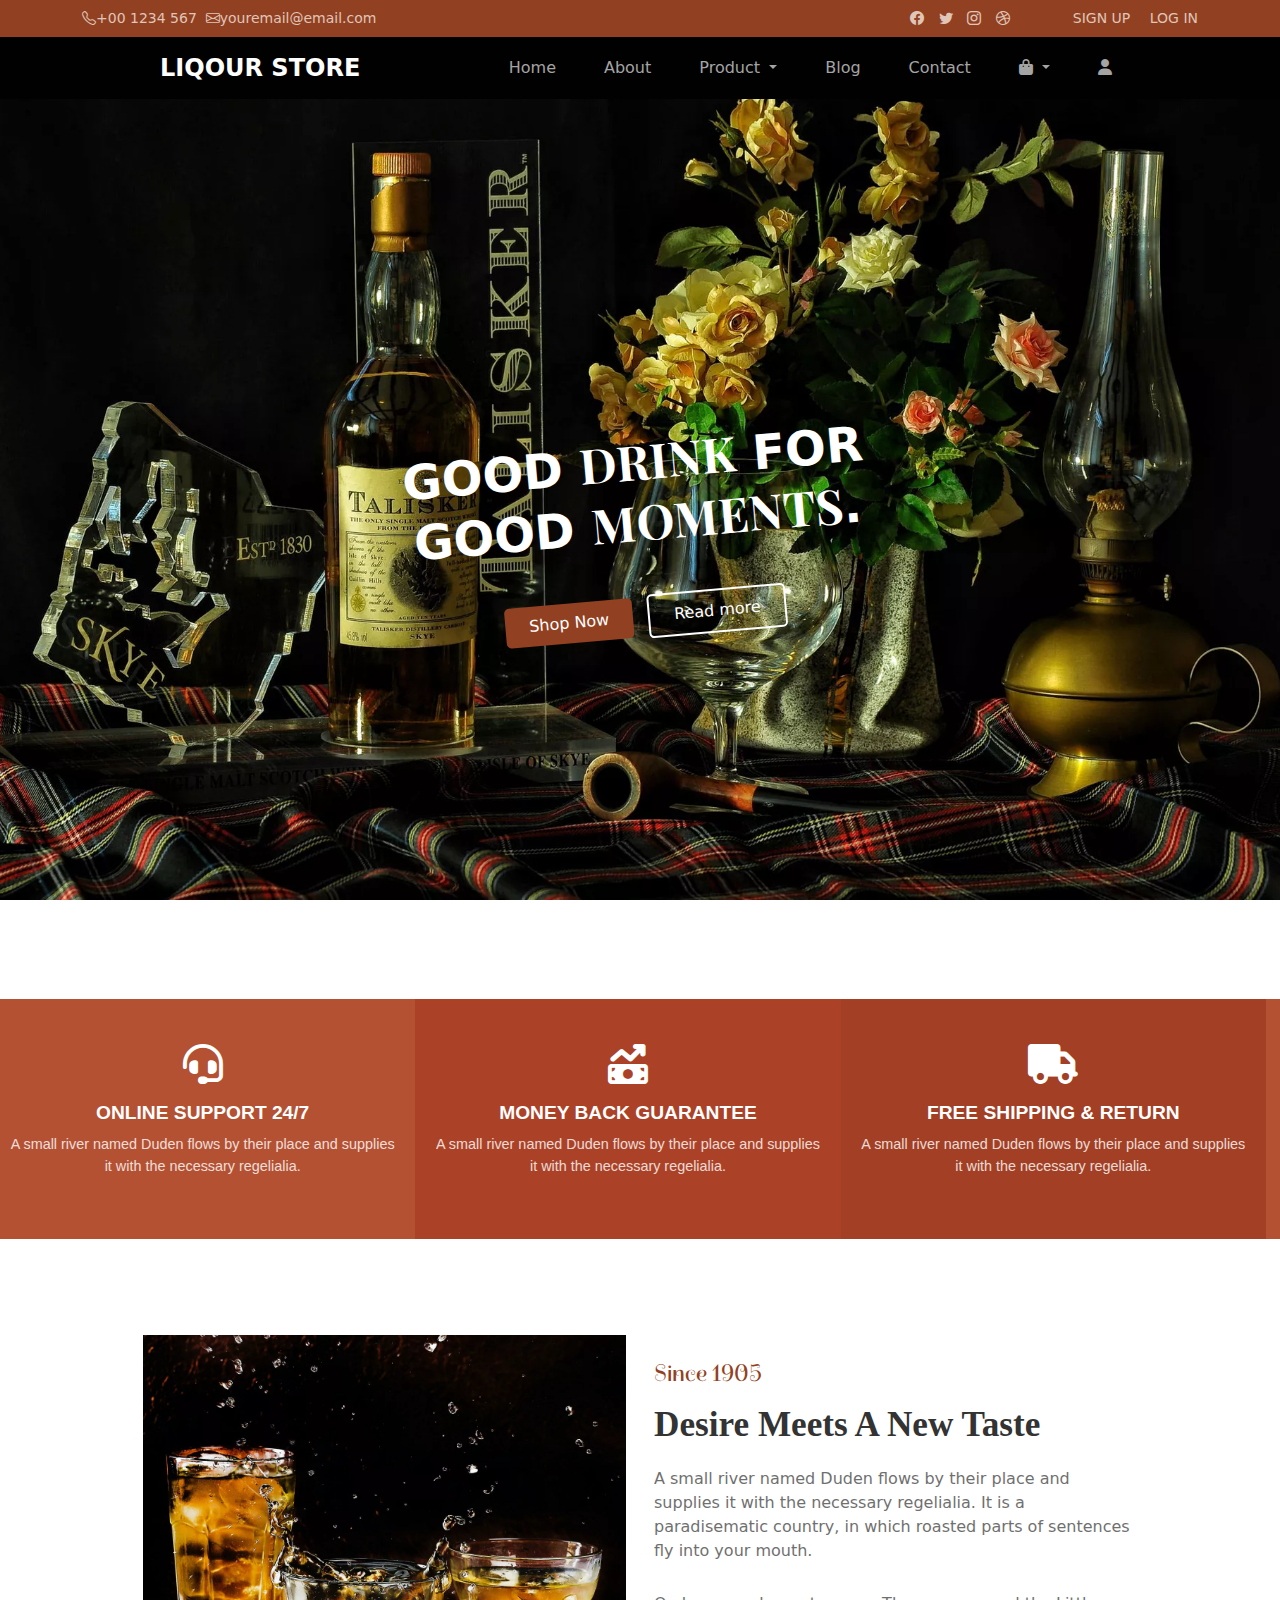
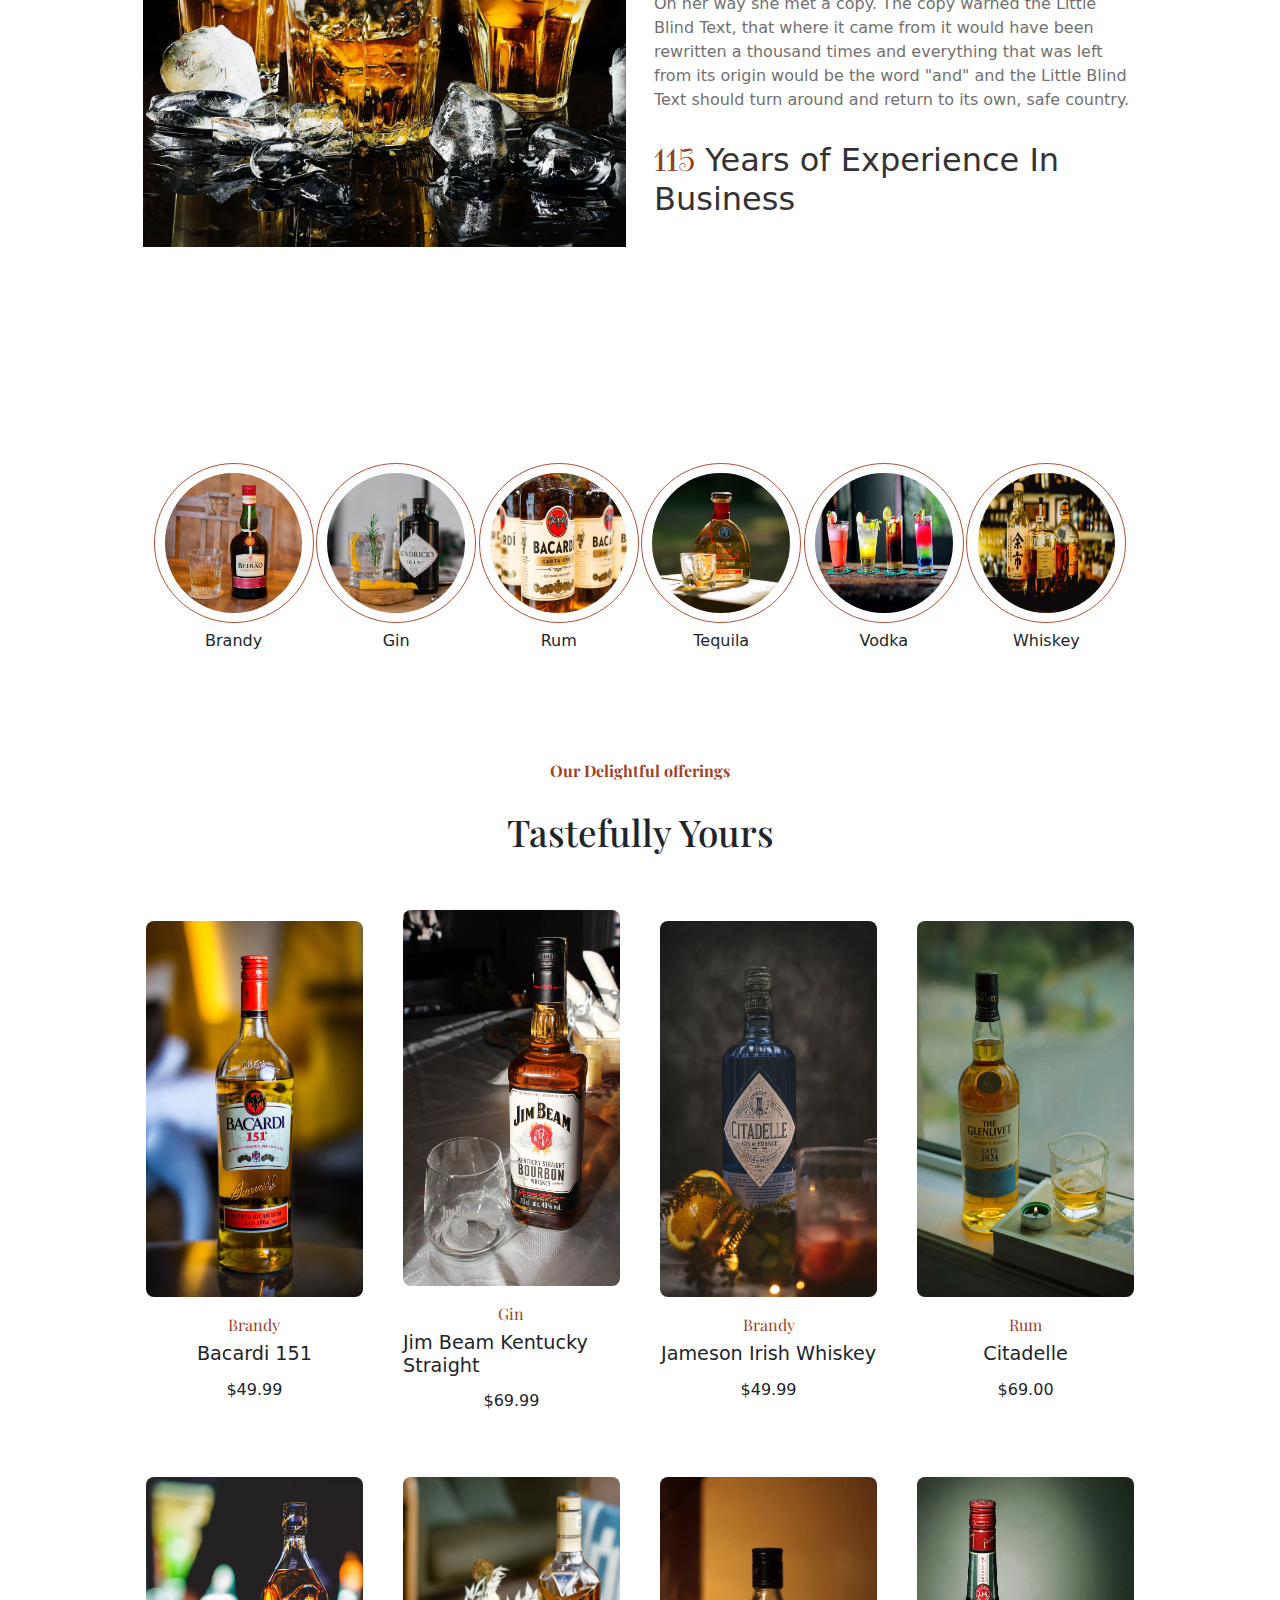
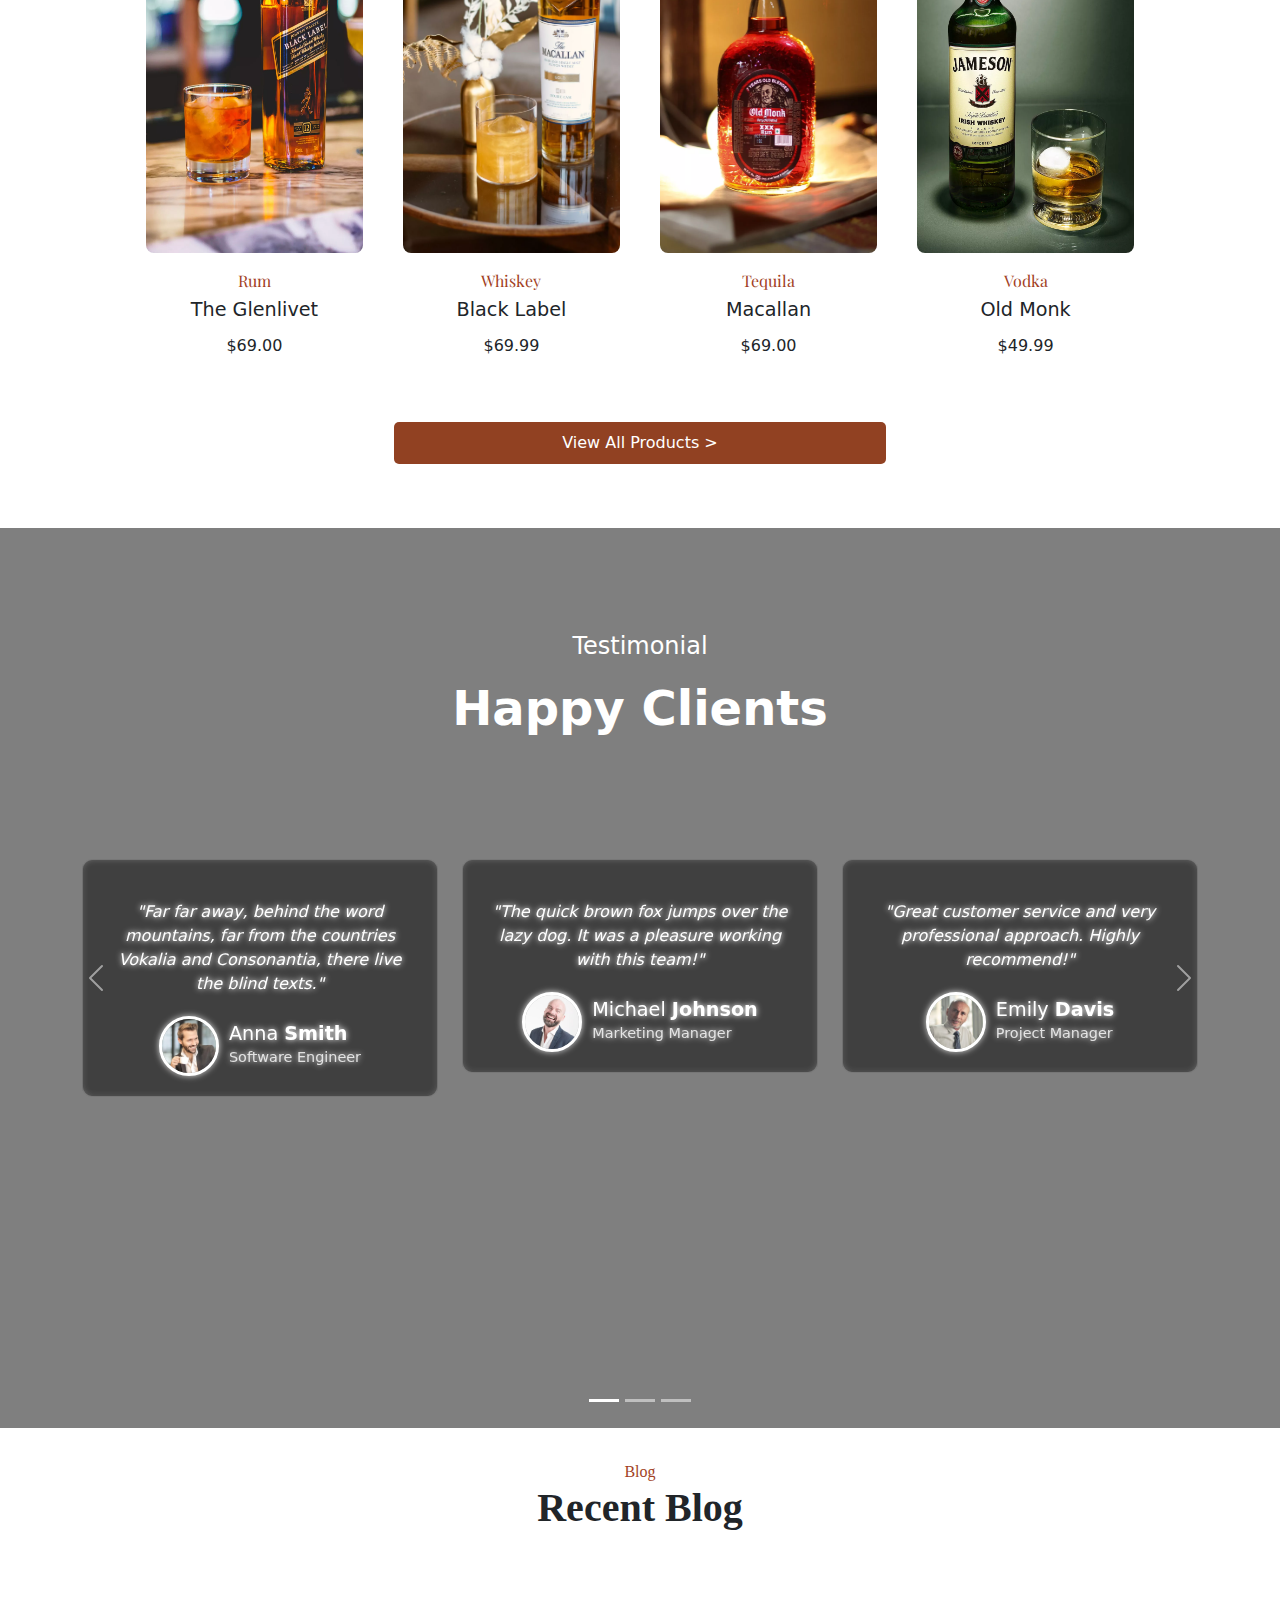
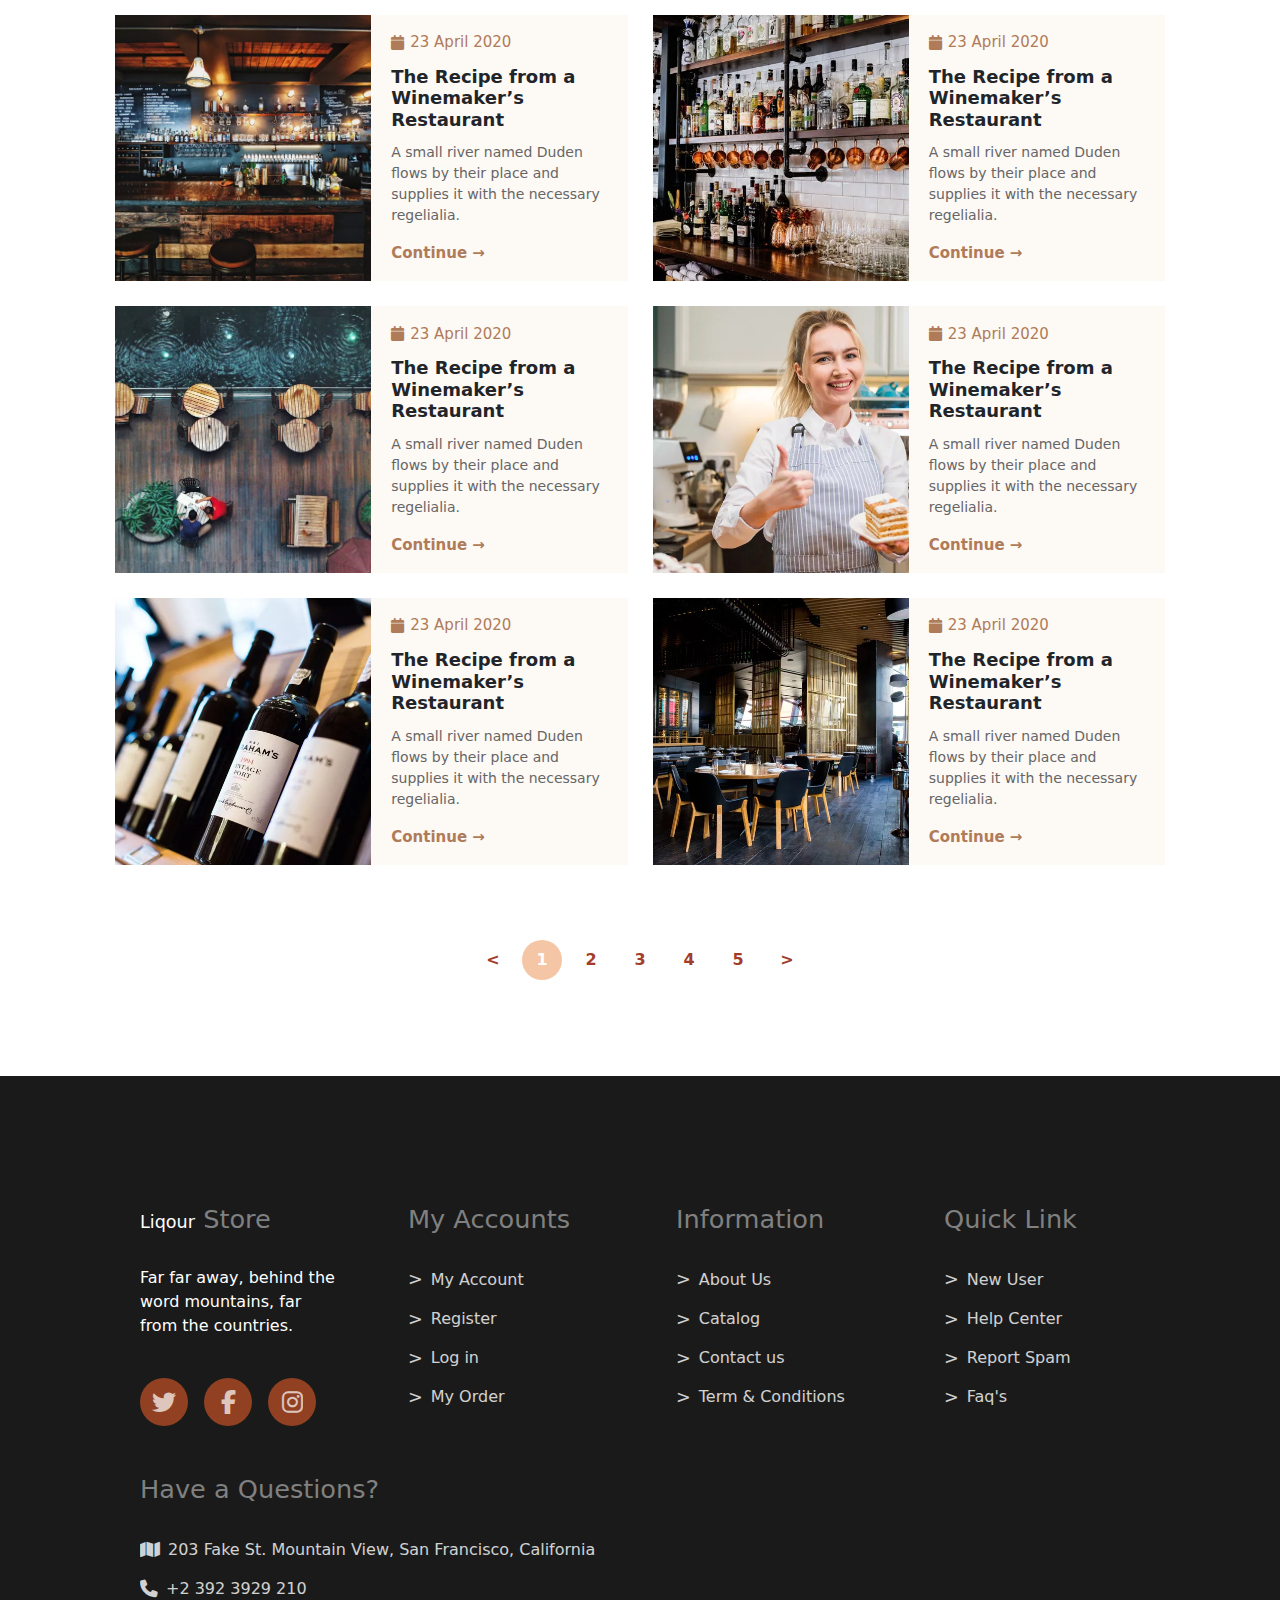
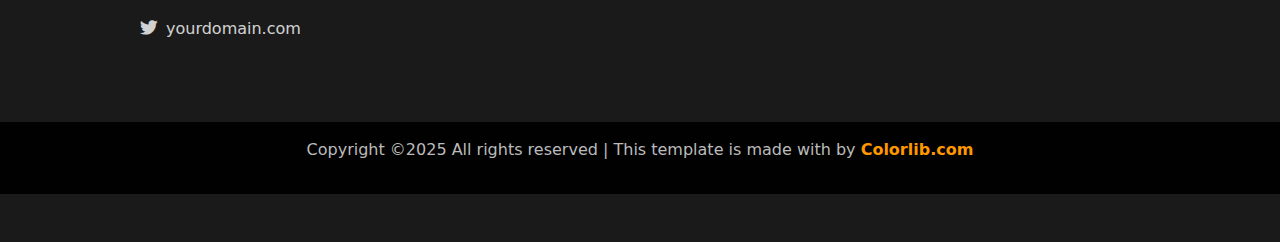
<file: index.html>
<!DOCTYPE html>
<html lang="en">
<head>
    <meta charset="UTF-8">
    <meta name="viewport" content="width=device-width, initial-scale=1.0">
    <link href="https://cdn.jsdelivr.net/npm/bootstrap@5.3.3/dist/css/bootstrap.min.css" rel="stylesheet" integrity="sha384-QWTKZyjpPEjISv5WaRU9OFeRpok6YctnYmDr5pNlyT2bRjXh0JMhjY6hW+ALEwIH" crossorigin="anonymous">
    <link rel="stylesheet" href="assets/css/index.scss">
    <link rel="stylesheet" href="assets/css/reset.css">
    <link rel="stylesheet" href="assets/css/index.css">
    <link rel="preconnect" href="https://fonts.googleapis.com">
<link rel="preconnect" href="https://fonts.gstatic.com" crossorigin>
<link href="https://fonts.googleapis.com/css2?family=Spirax&display=swap" rel="stylesheet">
    <link rel="preconnect" href="https://fonts.googleapis.com">
    <link rel="stylesheet" href="https://cdnjs.cloudflare.com/ajax/libs/font-awesome/6.7.2/css/all.min.css" integrity="sha512-Evv84Mr4kqVGRNSgIGL/F/aIDqQb7xQ2vcrdIwxfjThSH8CSR7PBEakCr51Ck+w+/U6swU2Im1vVX0SVk9ABhg==" crossorigin="anonymous" referrerpolicy="no-referrer" />
<link rel="preconnect" href="https://fonts.gstatic.com" crossorigin>
<link href="https://fonts.googleapis.com/css2?family=Playfair+Display:ital,wght@0,400..900;1,400..900&display=swap" rel="stylesheet">
    <link rel="stylesheet" href="https://cdn.jsdelivr.net/npm/bootstrap-icons/font/bootstrap-icons.css">
</head>
<body>

    <header class="top-header">
        <div class="container">
            <div class="row align-items-center">
                <div class="col-md-6 d-flex align-items-center">
                    <i class="bi bi-telephone"></i> +00 1234 567 &nbsp;
                    <i class="bi bi-envelope"></i> youremail@email.com
                </div>
                <div class="col-md-6 text-end">
                    <div class="social-icons d-inline">
                        <a href="#"><i class="bi bi-facebook"></i></a>
                        <a href="#"><i class="bi bi-twitter"></i></a>
                        <a href="#"><i class="bi bi-instagram"></i></a>
                        <a href="#"><i class="bi bi-dribbble"></i></a>
                    </div>
                    <div class="auth-links d-inline">
                        <a href="signup.html">SIGN UP</a>
                        <a href="login.html">LOG IN</a>
                    </div>
                </div>
            </div>
        </div>
    </header>
    

    <nav class="navbar navbar-expand-lg">
        <div class="container-fluid">
            <a class="navbar-brand fw-bold" href="index.html">LIQOUR STORE</a>
            <button class="navbar-toggler" type="button" data-bs-toggle="collapse" data-bs-target="#navbarNav"
        aria-controls="navbarNav" aria-expanded="false" aria-label="Toggle navigation">
    MENU
</button>

            <div class="collapse navbar-collapse justify-content-end" id="navbarNav">
                <ul class="navbar-nav">
                    <li class="nav-item">
                        <a class="nav-link active" href="./index.html">Home</a>
                    </li>
                    <li class="nav-item">
                        <a class="nav-link" href="about.html">About</a>
                    </li>
                    <li class="nav-item dropdown">
                        <a class="nav-link dropdown-toggle" href="#" role="button" data-bs-toggle="dropdown" aria-expanded="false">
                          Product
                        </a>
                        <ul class="dropdown-menu">
                          <li><a class="dropdown-item" href="product.html">Product</a></li>
                          <li><a class="dropdown-item" href="singleproduct.html">Single product</a></li>
                          <li><a class="dropdown-item" href="cart.html">Cart</a></li>
                          <li><a class="dropdown-item" href="#">Checkout</a></li>
                        </ul>
                      </li>
                      <li class="nav-item">
                        <a class="nav-link" href="./blog.html">Blog</a>
                    </li>

                    <li class="nav-item">
                        <a class="nav-link" href="./contact.html">Contact</a>
                    </li>
                    <li class="nav-item dropdown">
                        <a class="nav-link dropdown-toggle" href="#" id="shoppingBagDropdown" role="button" data-bs-toggle="dropdown" aria-expanded="false">
                            <i class="fa-solid fa-bag-shopping"></i> 
                        </a>
                        <!-- <ul class="dropdown-menu" aria-labelledby="shoppingBagDropdown">
                            <li><a class="dropdown-item" href="product.html">Product</a></li>
                            <li><a class="dropdown-item" href="#">Single product</a></li>
                            <li><a class="dropdown-item" href="#">Cart</a></li>
                            <li><a class="dropdown-item" href="#">Checkout</a></li>
                        </ul> -->
                    </li>
                    
                    <li class="nav-item">
                        <a class="nav-link" href="login.html">
                            <i class="fa-solid fa-user"></i> 
                        </a>
                    </li>
                </ul>
            </div>
        </div>
    </nav>

<div class="hero-wrap" style="background-image: url(assets/img/bg_2.jpg);" data-stellar-background-ratio="0.5">
    <div class="overlay"></div>
    <div class="container">
      <div class="row no-gutters slider-text align-items-center justify-content-center">
        <div class="col-md-8 ftco-animate d-flex align-items-end">
            <div class="text w-100 text-center">
              <h1 class="mb-4">Good <span>Drink</span> for Good <span>Moments</span>.</h1>
              <p><a href="#" class="btn btn-primary py-2 px-4">Shop Now</a> <a href="#" class="btn btn-white btn-outline-white py-2 px-4">Read more</a></p>
          </div>
        </div>
      </div>
    </div>
  </div>


  <section id="orange_area">
    <div class="orange_area">
        <div class="row">
            <div class="col-4">
                <div class="icon"><i class="fa-solid fa-headset"></i></div>
                <div class="icontext">
                    <h3>ONLINE SUPPORT 24/7</h3>
                    <p>A small river named Duden flows by their place and supplies it with the necessary regelialia.</p>
                </div> 
            </div>
            <div class="col-4 litle_orange">
                <div class="icon"><i class="fa-solid fa-money-bill-trend-up"></i></div>
                <div class="icontext">
                    <h3>MONEY BACK GUARANTEE</h3>
                    <p>A small river named Duden flows by their place and supplies it with the necessary regelialia.</p>
                </div> 
            </div>
            <div class="col-4 orange">
                <div class="icon"><i class="fa-solid fa-truck"></i></div>
                <div class="icontext">
                    <h3>FREE SHIPPING & RETURN</h3>
                    <p>A small river named Duden flows by their place and supplies it with the necessary regelialia.</p>
                </div> 
            </div>
        </div>
    </div>
</section>

   
<section id="desiremeets">
    <div class="desiremeets">
        <div class="row gap-1 d-flex align-items-center justify-content-center">
            <div class="col-6">
                <div class="image">
                    <img src="assets/img/about.jpg" alt="">
                </div>
            </div>
            <div class="col-6 text d-flex justify-content-center">
                <span class="since">Since 1905</span>
                <h3>Desire Meets A New Taste</h3>
                <p>A small river named Duden flows by their place and supplies it with the necessary regelialia. It is a paradisematic country, in which roasted parts of sentences fly into your mouth.</p>
                <p>On her way she met a copy. The copy warned the Little Blind Text, that where it came from it would have been rewritten a thousand times and everything that was left from its origin would be the word "and" and the Little Blind Text should turn around and return to its own, safe country.</p>
                <h2><span>115</span> Years of Experience In Business</h2>
            </div>
        </div>
    </div>
</section>



<section id="circles">
    <div class="circles">
        <div class="circlesandtext">
            <div class="circle_mini">
                <div class="circle">
                    <img src="assets/img/kind-1.jpg" alt="">
                </div>
            </div>
            <div class="text"><h1>Brandy</h1></div>
        </div>
        <div class="circlesandtext">
            <div class="circle_mini">
                <div class="circle">
                    <img src="assets/img/kind-2.jpg" alt="">
                </div>
            </div>
            <div class="text"><h1>Gin</h1></div>
        </div>
        <div class="circlesandtext">
            <div class="circle_mini">
                <div class="circle">
                    <img src="assets/img/kind-3.jpg" alt="">
                </div>
            </div>
            <div class="text"><h1>Rum</h1></div>
        </div>
        <div class="circlesandtext">
            <div class="circle_mini">
                <div class="circle">
                    <img src="assets/img/kind-4.jpg" alt="">
                </div>
            </div>
            <div class="text"><h1>Tequila</h1></div>
        </div>
        <div class="circlesandtext">
            <div class="circle_mini">
                <div class="circle">
                    <img src="assets/img/kind-5.jpg" alt="">
                </div>
            </div>
            <div class="text"><h1>Vodka</h1></div>
        </div>
        <div class="circlesandtext">
            <div class="circle_mini">
                <div class="circle">
                    <img src="assets/img/kind-6.jpg" alt="">
                </div>
            </div>
            <div class="text"><h1>Whiskey</h1></div>
        </div>
      
    </div>
</section>



<section id="threerow_area">
    <div class="container">
        <div class="row first_row ">
            <div class="col-12">
                <div class="text_header">
                    <span>Our Delightful offerings</span>
                    <h3>Tastefully Yours</h3>
                </div>
            </div>
        </div>
        <div class="row second_row">
            <div class="col-3">
                <div class="image">
                    <img src="assets/img/prod-1.jpg" alt="">
                    <div class="icons">
                        <i class="fa  fa-bag-shopping"></i>
                        <i class="fa fa-heart"></i>
                        <i class="fa fa-eye"></i>
                    </div>
                    <div class="text">
                        <span>Brandy</span>
                        <h2>Bacardi 151</h2>
                        <p>$49.99</p>
                    </div>
                </div>
            </div>
            <div class="col-3">
                <div class="image">
                    <img src="assets/img/prod-2.jpg" alt="">
                    <div class="icons">
                        <i class="fa  fa-bag-shopping"></i>
                        <i class="fa fa-heart"></i>
                        <i class="fa fa-eye"></i>
                    </div>
                    <div class="text">
                        <span>Gin</span>
                        <h2>Jim Beam Kentucky Straight</h2>
                        <p>$69.99</p>
                    </div>
                </div>
            </div>
            <div class="col-3">
                <div class="image">
                    <img src="assets/img/prod-3.jpg" alt="">
                    <div class="icons">
                        <i class="fa  fa-bag-shopping"></i>
                        <i class="fa fa-heart"></i>
                        <i class="fa fa-eye"></i>
                    </div>
                    <div class="text">
                        <span>Brandy</span>
                        <h2>Jameson Irish Whiskey</h2>
                        <p>$49.99</p>
                    </div>
                </div>
            </div>
            <div class="col-3">
                <div class="image">
                    <img src="assets/img/prod-4.jpg" alt="">
                    <div class="icons">
                        <i class="fa  fa-bag-shopping"></i>
                        <i class="fa fa-heart"></i>
                        <i class="fa fa-eye"></i>
                    </div>
                    <div class="text">
                        <span>Rum</span>
                        <h2>Citadelle</h2>
                        <p>$69.00</p>
                    </div>
                </div>
            </div>
           
        </div>
        <div class="row three_row">
            <div class="col-3">
                <div class="image">
                    <img src="assets/img/prod-5.jpg" alt="">
                    <div class="icons">
                        <i class="fa  fa-bag-shopping"></i>
                        <i class="fa fa-heart"></i>
                        <i class="fa fa-eye"></i>
                    </div>
                    <div class="text">
                        <span>Rum</span>
                        <h2>The Glenlivet</h2>
                        <p>$69.00</p>
                    </div>
                </div>
            </div>
            <div class="col-3">
                <div class="image">
                    <img src="assets/img/prod-6.jpg" alt="">
                    <div class="icons">
                        <i class="fa  fa-bag-shopping"></i>
                        <i class="fa fa-heart"></i>
                        <i class="fa fa-eye"></i>
                    </div>
                    <div class="text">
                        <span>Whiskey</span>
                        <h2>Black Label</h2>
                        <p>$69.99</p>
                    </div>
                </div>
            </div>
            <div class="col-3">
                <div class="image">
                    <img src="assets/img/prod-7.jpg" alt="">
                    <div class="icons">
                        <i class="fa  fa-bag-shopping"></i>
                        <i class="fa fa-heart"></i>
                        <i class="fa fa-eye"></i>
                    </div>
                    <div class="text">
                        <span>Tequila</span>
                        <h2>Macallan</h2>
                        <p>$69.00</p>
                    </div>
                </div>
            </div>
            <div class="col-3">
                <div class="image">
                    <img src="assets/img/prod-8.jpg" alt="">
                    <div class="icons">
                        <i class="fa  fa-bag-shopping"></i>
                        <i class="fa fa-heart"></i>
                        <i class="fa fa-eye"></i>
                    </div>
                    <div class="text">
                        <span>Vodka</span>
                        <h2>Old Monk</h2>
                        <p>$49.99</p>
                    </div>
                </div>
            </div>
        </div>

        <div class="row end_row">
            <div class="col4">
                <button>
                    <a href="">View All Products ></a>
                </button>
            </div>
        </div>
    </div>
</section>


<div id="carouselExampleCaptions" class="carousel slide">
    <div class="dark-overlay"></div>

    <div class="carousel-text">
        <p>Testimonial</p>
        <h1>Happy Clients</h1>
    </div>

    <div class="carousel-indicators">
        <button type="button" data-bs-target="#carouselExampleCaptions" data-bs-slide-to="0" class="active" aria-current="true" aria-label="Slide 1"></button>
        <button type="button" data-bs-target="#carouselExampleCaptions" data-bs-slide-to="1" aria-label="Slide 2"></button>
        <button type="button" data-bs-target="#carouselExampleCaptions" data-bs-slide-to="2" aria-label="Slide 3"></button>
    </div>

    <div class="carousel-inner">

        <div class="carousel-item active">
            <div class="container">
                <div class="row text-center">
                    <div class="col-md-4 firstcol">
                        <div class="testimonial-card">
                            <p class="testimonial-text">
                                "Far far away, behind the word mountains, far from the countries Vokalia and Consonantia, there live the blind texts."
                            </p>
                            <div class="testimonial-footer">
                                <img src="./assets/img/person_1.jpg" alt="Anna Smith" class="testimonial-img">
                                <div class="testimonial-info">
                                    <h5>Anna <strong>Smith</strong></h5>
                                    <span>Software Engineer</span>
                                </div>
                            </div>
                        </div>
                    </div>
                    <div class="col-md-4">
                        <div class="testimonial-card">
                            <p class="testimonial-text">
                                "The quick brown fox jumps over the lazy dog. It was a pleasure working with this team!"
                            </p>
                            <div class="testimonial-footer">
                                <img src="./assets/img/person_2.jpg" alt="Michael Johnson" class="testimonial-img">
                                <div class="testimonial-info">
                                    <h5>Michael <strong>Johnson</strong></h5>
                                    <span>Marketing Manager</span>
                                </div>
                            </div>
                        </div>
                    </div>
                    <div class="col-md-4">
                        <div class="testimonial-card">
                            <p class="testimonial-text">
                                "Great customer service and very professional approach. Highly recommend!"
                            </p>
                            <div class="testimonial-footer">
                                <img src="./assets/img/person_3.jpg" alt="Emily Davis" class="testimonial-img">
                                <div class="testimonial-info">
                                    <h5>Emily <strong>Davis</strong></h5>
                                    <span>Project Manager</span>
                                </div>
                            </div>
                        </div>
                    </div>
                </div>
            </div>
        </div>


        <div class="carousel-item active">
            <div class="container">
                <div class="row text-center">
                    <div class="col-md-4 firstcol">
                        <div class="testimonial-card">
                            <p class="testimonial-text">
                                "Far far away, behind the word mountains, far from the countries Vokalia and Consonantia, there live the blind texts."
                            </p>
                            <div class="testimonial-footer">
                                <img src="./assets/img/person_1.jpg" alt="Anna Smith" class="testimonial-img">
                                <div class="testimonial-info">
                                    <h5>Anna <strong>Smith</strong></h5>
                                    <span>Software Engineer</span>
                                </div>
                            </div>
                        </div>
                    </div>
                    <div class="col-md-4">
                        <div class="testimonial-card">
                            <p class="testimonial-text">
                                "The quick brown fox jumps over the lazy dog. It was a pleasure working with this team!"
                            </p>
                            <div class="testimonial-footer">
                                <img src="./assets/img/person_2.jpg" alt="Michael Johnson" class="testimonial-img">
                                <div class="testimonial-info">
                                    <h5>Michael <strong>Johnson</strong></h5>
                                    <span>Marketing Manager</span>
                                </div>
                            </div>
                        </div>
                    </div>
                    <div class="col-md-4">
                        <div class="testimonial-card">
                            <p class="testimonial-text">
                                "Great customer service and very professional approach. Highly recommend!"
                            </p>
                            <div class="testimonial-footer">
                                <img src="./assets/img/person_3.jpg" alt="Emily Davis" class="testimonial-img">
                                <div class="testimonial-info">
                                    <h5>Emily <strong>Davis</strong></h5>
                                    <span>Project Manager</span>
                                </div>
                            </div>
                        </div>
                    </div>
                </div>
            </div>
        </div>


        <div class="carousel-item active">
            <div class="container">
                <div class="row text-center">
                    <div class="col-md-4 firstcol">
                        <div class="testimonial-card">
                            <p class="testimonial-text">
                                "Far far away, behind the word mountains, far from the countries Vokalia and Consonantia, there live the blind texts."
                            </p>
                            <div class="testimonial-footer">
                                <img src="./assets/img/person_1.jpg" alt="Anna Smith" class="testimonial-img">
                                <div class="testimonial-info">
                                    <h5>Anna <strong>Smith</strong></h5>
                                    <span>Software Engineer</span>
                                </div>
                            </div>
                        </div>
                    </div>
                    <div class="col-md-4">
                        <div class="testimonial-card">
                            <p class="testimonial-text">
                                "The quick brown fox jumps over the lazy dog. It was a pleasure working with this team!"
                            </p>
                            <div class="testimonial-footer">
                                <img src="./assets/img/person_2.jpg" alt="Michael Johnson" class="testimonial-img">
                                <div class="testimonial-info">
                                    <h5>Michael <strong>Johnson</strong></h5>
                                    <span>Marketing Manager</span>
                                </div>
                            </div>
                        </div>
                    </div>
                    <div class="col-md-4">
                        <div class="testimonial-card">
                            <p class="testimonial-text">
                                "Great customer service and very professional approach. Highly recommend!"
                            </p>
                            <div class="testimonial-footer">
                                <img src="./assets/img/person_3.jpg" alt="Emily Davis" class="testimonial-img">
                                <div class="testimonial-info">
                                    <h5>Emily <strong>Davis</strong></h5>
                                    <span>Project Manager</span>
                                </div>
                            </div>
                        </div>
                    </div>
                </div>
            </div>
        </div>
    </div>


    <button class="carousel-control-prev" type="button" data-bs-target="#carouselExampleCaptions" data-bs-slide="prev">
        <span class="carousel-control-prev-icon" aria-hidden="true"></span>
        <span class="visually-hidden">Previous</span>
    </button>
    <button class="carousel-control-next" type="button" data-bs-target="#carouselExampleCaptions" data-bs-slide="next">
        <span class="carousel-control-next-icon" aria-hidden="true"></span>
        <span class="visually-hidden">Next</span>
    </button>
</div>


<div class="pagination-header">
    <nav>
       <span>Blog</span>
       <h1>Recent Blog</h1>
    </nav>
</div>

<div class="blog-container">
    <div class="blog-card">
        <img src="assets/img/image_3.jpg" alt="Wine Bottles">
        <div class="blog-content">
            <span class="date"><i class="fa fa-calendar"></i> 23 April 2020</span>
            <h3>The Recipe from a Winemaker’s Restaurant</h3>
            <p>A small river named Duden flows by their place and supplies it with the necessary regelialia.</p>
            <a href="#">Continue →</a>
        </div>
    </div>
    
    <div class="blog-card">
        <img src="assets/img/image_2.jpg" alt="Restaurant">
        <div class="blog-content">
            <span class="date"><i class="fa fa-calendar"></i> 23 April 2020</span>
            <h3>The Recipe from a Winemaker’s Restaurant</h3>
            <p>A small river named Duden flows by their place and supplies it with the necessary regelialia.</p>
            <a href="#">Continue →</a>
        </div>
    </div>

    <div class="blog-card">
        <img src="assets/img/image_1.jpg" alt="Wine Bottles">
        <div class="blog-content">
            <span class="date"><i class="fa fa-calendar"></i> 23 April 2020</span>
            <h3>The Recipe from a Winemaker’s Restaurant</h3>
            <p>A small river named Duden flows by their place and supplies it with the necessary regelialia.</p>
            <a href="#">Continue →</a>
        </div>
    </div>

    <div class="blog-card">
        <img src="assets/img/image_4.jpg" alt="Restaurant">
        <div class="blog-content">
            <span class="date"><i class="fa fa-calendar"></i> 23 April 2020</span>
            <h3>The Recipe from a Winemaker’s Restaurant</h3>
            <p>A small river named Duden flows by their place and supplies it with the necessary regelialia.</p>
            <a href="#">Continue →</a>
        </div>
    </div>

    <div class="blog-card">
        <img src="assets/img/image_5.jpg" alt="Wine Bottles">
        <div class="blog-content">
            <span class="date"><i class="fa fa-calendar"></i> 23 April 2020</span>
            <h3>The Recipe from a Winemaker’s Restaurant</h3>
            <p>A small river named Duden flows by their place and supplies it with the necessary regelialia.</p>
            <a href="#">Continue →</a>
        </div>
    </div>

    <div class="blog-card">
        <img src="assets/img/image_6.jpg" alt="Restaurant">
        <div class="blog-content">
            <span class="date"><i class="fa fa-calendar"></i> 23 April 2020</span>
            <h3>The Recipe from a Winemaker’s Restaurant</h3>
            <p>A small river named Duden flows by their place and supplies it with the necessary regelialia.</p>
            <a href="#">Continue →</a>
        </div>
    </div>
   
    
</div>

<div class="pagination-container">
    <nav>
        <ul class="pagination">
            <li class="page-item">
                <a class="page-link" href="#" aria-label="Previous">&lt;</a>
            </li>
            <li class="page-item active"><a class="page-link" href="#">1</a></li>
            <li class="page-item"><a class="page-link" href="#">2</a></li>
            <li class="page-item"><a class="page-link" href="#">3</a></li>
            <li class="page-item"><a class="page-link" href="#">4</a></li>
            <li class="page-item"><a class="page-link" href="#">5</a></li>
            <li class="page-item">
                <a class="page-link" href="#" aria-label="Next">&gt;</a>
            </li>
        </ul>
    </nav>
</div>



 <footer class="main_footer">
    <div class="row footer_value">
        <div class="col-2">
            <h1><span><a href="#">Liqour</a></span> Store</h1>
            <p>Far far away, behind the word mountains, far from the countries.</p>
            <div class="circles">
                <div class="circle"><i class="fa-brands fa-twitter"></i></div>
                <div class="circle"><i class="fa-brands fa-facebook-f"></i></div>
                <div class="circle"><i class="fa-brands fa-instagram"></i></div>
            </div>
        
        </div>
        <div class="col-2 ">
            <h1>My Accounts</h1>
            <ul>
                <li><a href="#">></a>My Account</li>
                <li><a href="#">></a>Register</li>
                <li><a href="#">></a>Log in</li>
                <li><a href="#">></a>My Order</li>
            </ul>
        </div>
        <div class="col-2 ">
            <h1>Information</h1>
            <ul>
                <li><a href="#">></a>About Us</li>
                <li><a href="#">></a>Catalog</li>
                <li><a href="#">></a>Contact us</li>
                <li><a href="#">></a>Term & Conditions</li>
            </ul>
        </div>
        <div class="col-2 ">
            <h1>Quick Link            </h1>
            <ul>
                <li><a href="#">></a>New User</li>
                <li><a href="#">></a>Help Center</li>
                <li><a href="#">></a>Report Spam</li>
                <li><a href="#">></a>Faq's</li>
            </ul>
        </div>
        <div class="col-2 ">
            <h1>Have a Questions?</h1>
            <ul>
                <li><a href="#"><i class="fa-solid fa-map"></i></a>	203 Fake St. Mountain View, San Francisco, California</li>
                <li><a href="#"><i class="fa-solid fa-phone"></i></a>	+2 392 3929 210</li>
                <li><a href="#"><i class="fa-brands fa-twitter"></i></a>yourdomain.com</li>
            </ul>
        </div>
    </div>

    <div class="row footer_two">
        <div class="col-12">
            <div class="text">
                <p>Copyright ©2025 All rights reserved | This template is made with  by <a href="">Colorlib.com</a></p>
            </div>
        </div>
    </div>
    
</footer> 


<script src="https://cdn.jsdelivr.net/npm/bootstrap@5.3.3/dist/js/bootstrap.bundle.min.js" integrity="sha384-YvpcrYf0tY3lHB60NNkmXc5s9fDVZLESaAA55NDzOxhy9GkcIdslK1eN7N6jIeHz" crossorigin="anonymous"></script>

</body>
</html>
</file>
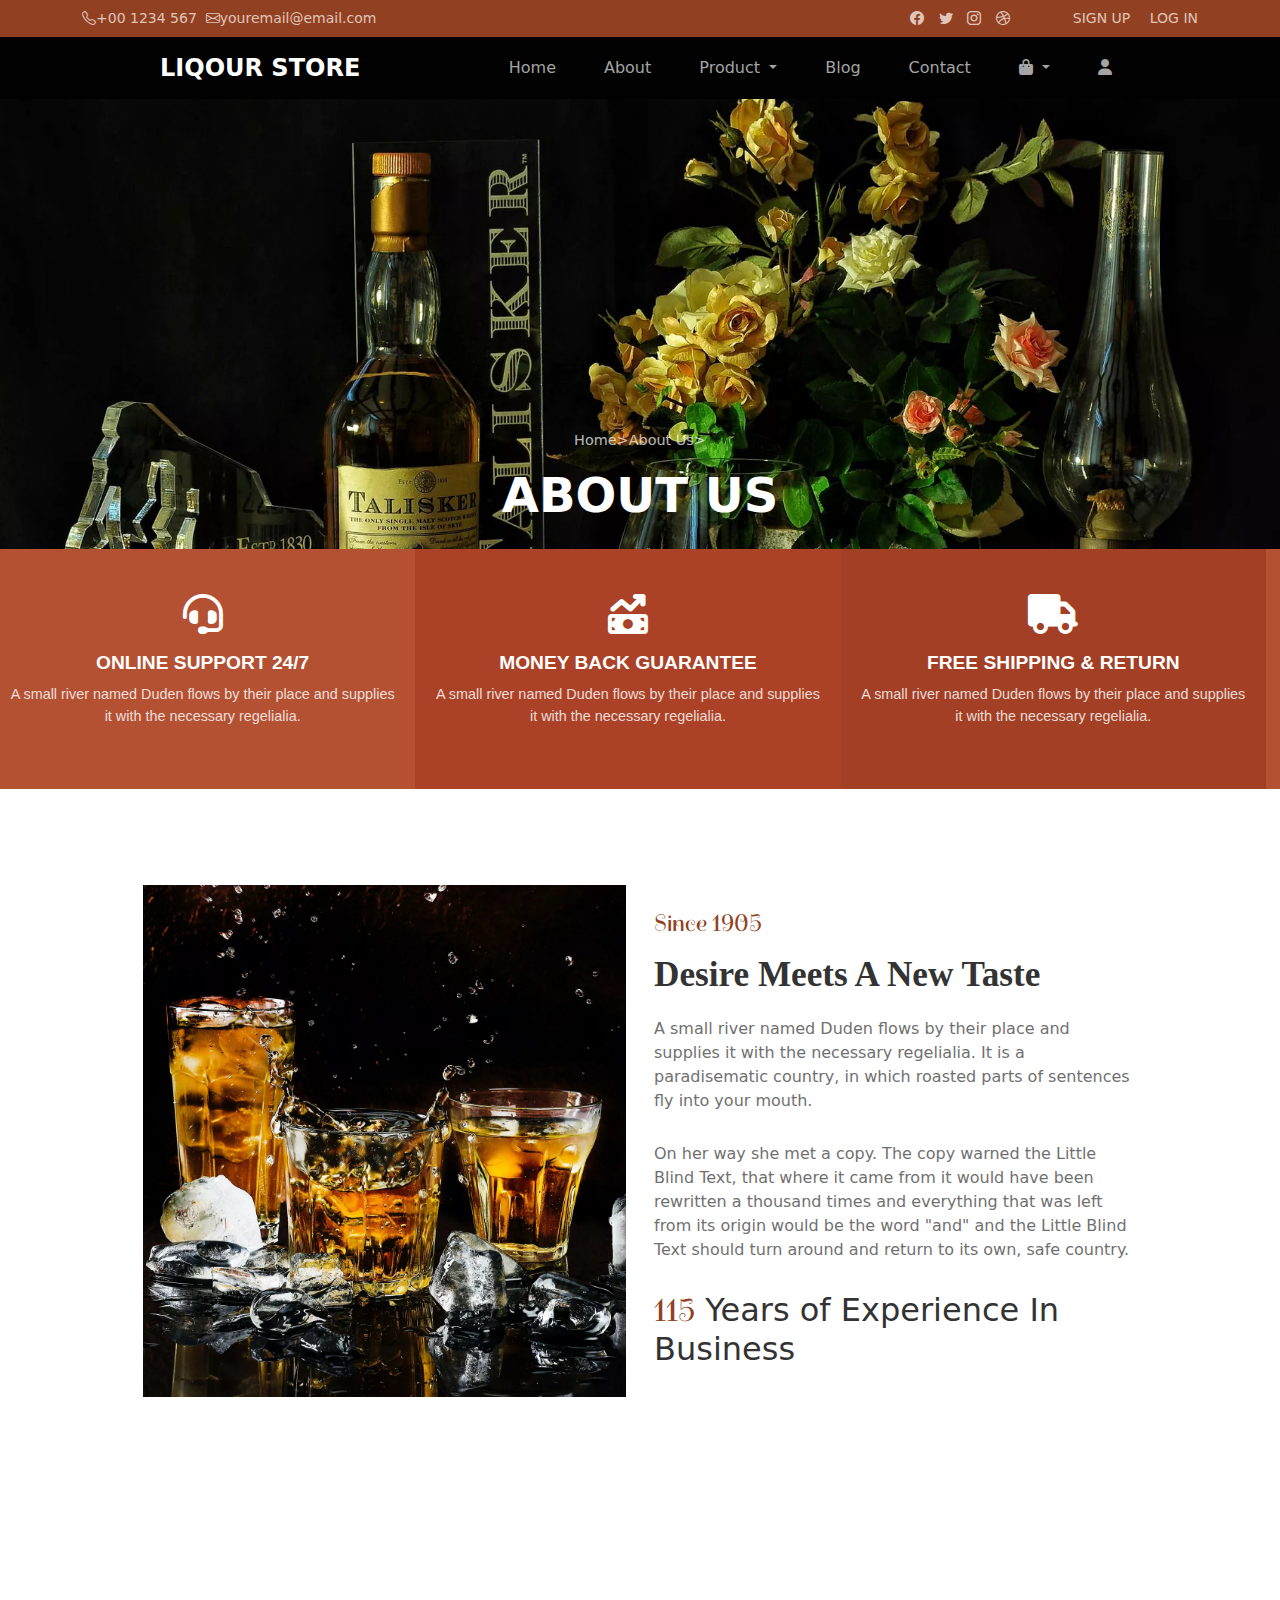
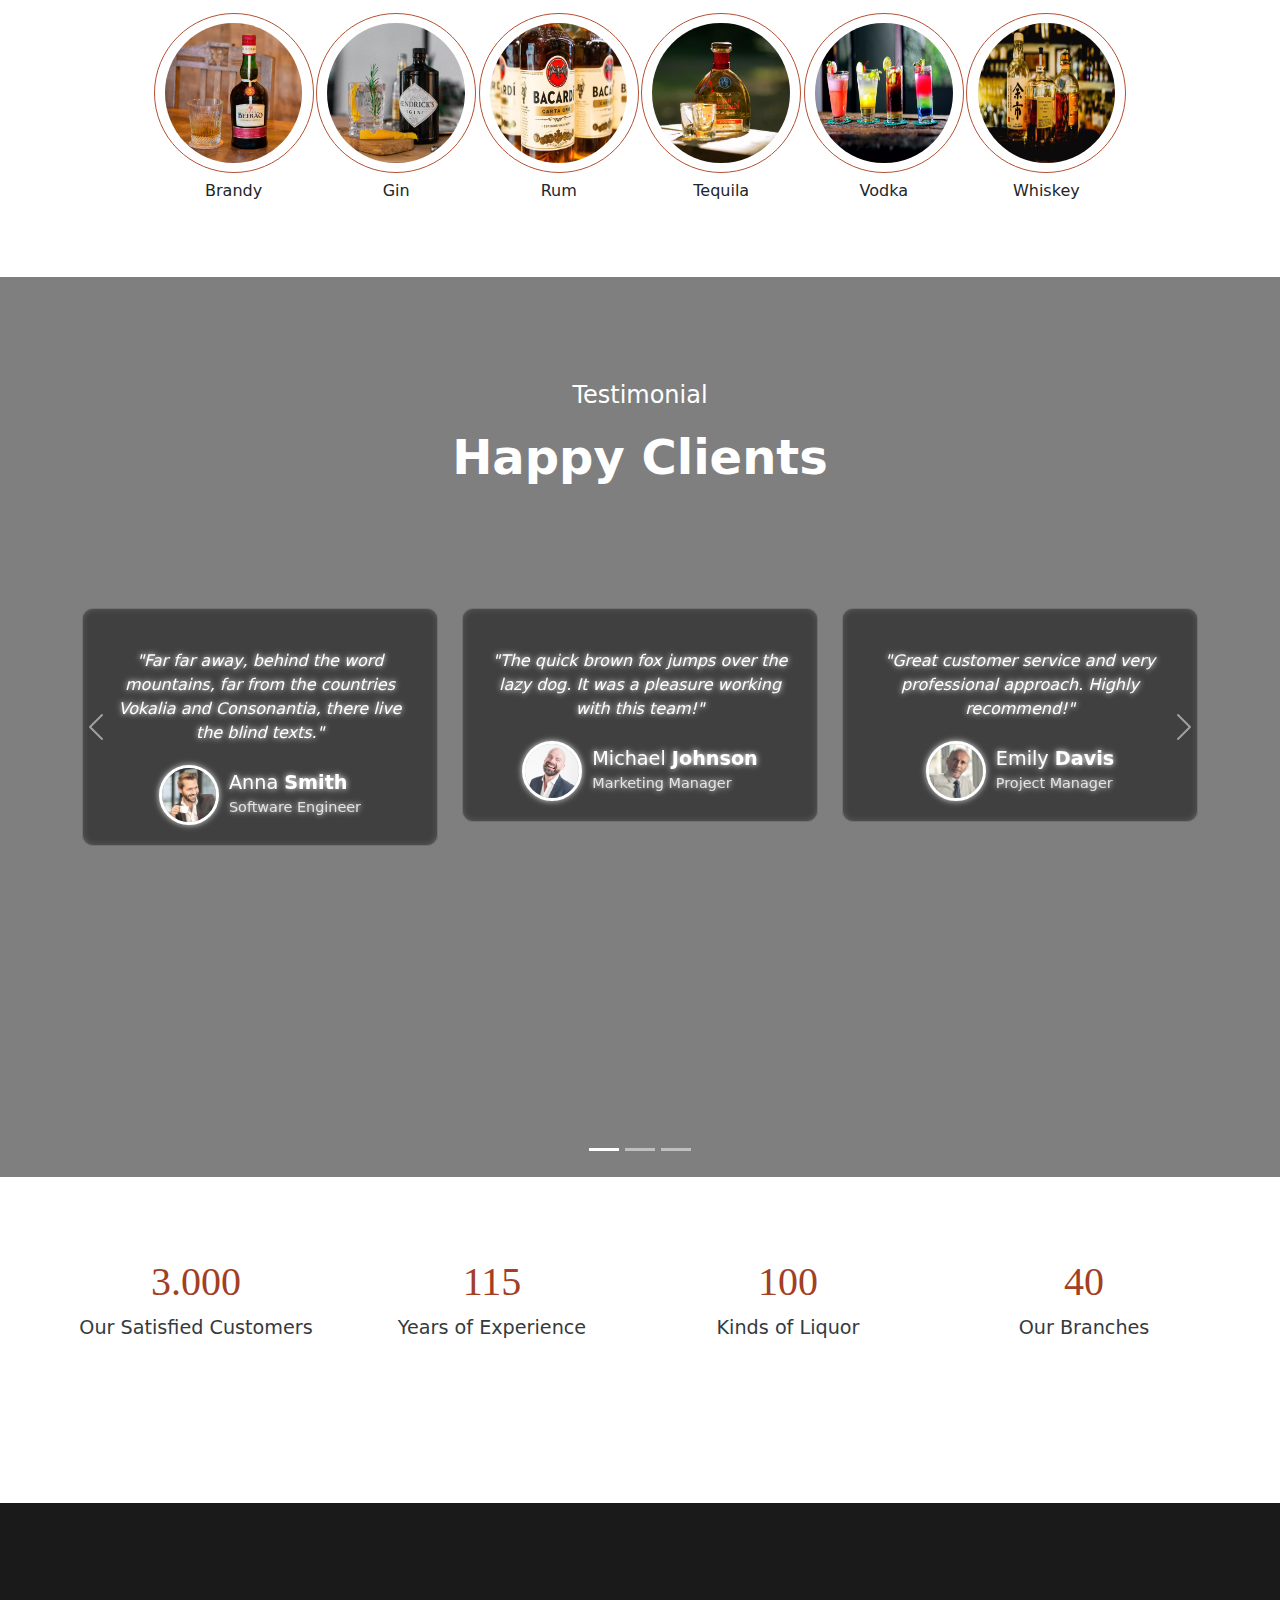
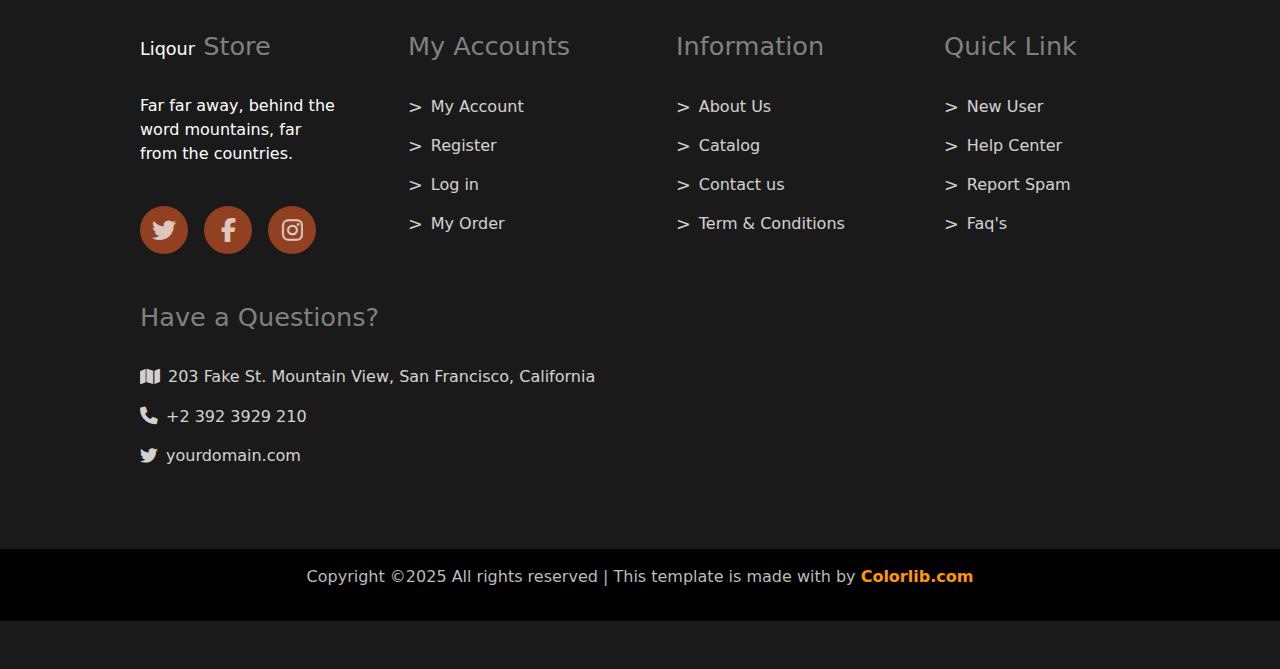
<file: about.html>
<!DOCTYPE html>
<html lang="en">
<head>
    <meta charset="UTF-8">
    <meta name="viewport" content="width=device-width, initial-scale=1.0">
    <link href="https://cdn.jsdelivr.net/npm/bootstrap@5.3.3/dist/css/bootstrap.min.css" rel="stylesheet" integrity="sha384-QWTKZyjpPEjISv5WaRU9OFeRpok6YctnYmDr5pNlyT2bRjXh0JMhjY6hW+ALEwIH" crossorigin="anonymous">
    <link rel="stylesheet" href="assets/css/about.scss">
    <link rel="stylesheet" href="assets/css/reset.css">
    <link rel="stylesheet" href="assets/css/about.css">
    <link rel="preconnect" href="https://fonts.googleapis.com">
<link rel="preconnect" href="https://fonts.gstatic.com" crossorigin>
<link href="https://fonts.googleapis.com/css2?family=Spirax&display=swap" rel="stylesheet">
    <link rel="preconnect" href="https://fonts.googleapis.com">
    <link rel="stylesheet" href="https://cdnjs.cloudflare.com/ajax/libs/font-awesome/6.7.2/css/all.min.css" integrity="sha512-Evv84Mr4kqVGRNSgIGL/F/aIDqQb7xQ2vcrdIwxfjThSH8CSR7PBEakCr51Ck+w+/U6swU2Im1vVX0SVk9ABhg==" crossorigin="anonymous" referrerpolicy="no-referrer" />
<link rel="preconnect" href="https://fonts.gstatic.com" crossorigin>
<link href="https://fonts.googleapis.com/css2?family=Playfair+Display:ital,wght@0,400..900;1,400..900&display=swap" rel="stylesheet">
    <link rel="stylesheet" href="https://cdn.jsdelivr.net/npm/bootstrap-icons/font/bootstrap-icons.css">
</head>
<body>

    <header class="top-header">
        <div class="container">
            <div class="row align-items-center">
                <div class="col-md-6 d-flex align-items-center">
                    <i class="bi bi-telephone"></i> +00 1234 567 &nbsp;
                    <i class="bi bi-envelope"></i> youremail@email.com
                </div>
                <div class="col-md-6 text-end">
                    <div class="social-icons d-inline">
                        <a href="#"><i class="bi bi-facebook"></i></a>
                        <a href="#"><i class="bi bi-twitter"></i></a>
                        <a href="#"><i class="bi bi-instagram"></i></a>
                        <a href="#"><i class="bi bi-dribbble"></i></a>
                    </div>
                    <div class="auth-links d-inline">
                        <a href="signup.html">SIGN UP</a>
                        <a href="login.html">LOG IN</a>
                    </div>
                </div>
            </div>
        </div>
    </header>
    

    <nav class="navbar navbar-expand-lg">
        <div class="container-fluid">
            <a class="navbar-brand fw-bold" href="index.html">LIQOUR STORE</a>
            <button class="navbar-toggler" type="button" data-bs-toggle="collapse" data-bs-target="#navbarNav"
        aria-controls="navbarNav" aria-expanded="false" aria-label="Toggle navigation">
    MENU
</button>

            <div class="collapse navbar-collapse justify-content-end" id="navbarNav">
                <ul class="navbar-nav">
                    <li class="nav-item">
                        <a class="nav-link active" href="./index.html">Home</a>
                    </li>
                    <li class="nav-item">
                        <a class="nav-link" href="about.html">About</a>
                    </li>
                    <li class="nav-item dropdown">
                        <a class="nav-link dropdown-toggle" href="#" role="button" data-bs-toggle="dropdown" aria-expanded="false">
                          Product
                        </a>
                        <ul class="dropdown-menu">
                          <li><a class="dropdown-item" href="product.html">Product</a></li>
                          <li><a class="dropdown-item" href="singleproduct.html">Single product</a></li>
                          <li><a class="dropdown-item" href="cart.html">Cart</a></li>
                          <li><a class="dropdown-item" href="#">Checkout</a></li>
                        </ul>
                      </li>
                      <li class="nav-item">
                        <a class="nav-link" href="./blog.html">Blog</a>
                    </li>

                    <li class="nav-item">
                        <a class="nav-link" href="./contact.html">Contact</a>
                    </li>
                    <li class="nav-item dropdown">
                        <a class="nav-link dropdown-toggle" href="#" id="shoppingBagDropdown" role="button" data-bs-toggle="dropdown" aria-expanded="false">
                            <i class="fa-solid fa-bag-shopping"></i> 
                        </a>
                        <!-- <ul class="dropdown-menu" aria-labelledby="shoppingBagDropdown">
                            <li><a class="dropdown-item" href="product.html">Product</a></li>
                            <li><a class="dropdown-item" href="#">Single product</a></li>
                            <li><a class="dropdown-item" href="#">Cart</a></li>
                            <li><a class="dropdown-item" href="#">Checkout</a></li>
                        </ul> -->
                    </li>
                    
                    <li class="nav-item">
                        <a class="nav-link" href="login.html">
                            <i class="fa-solid fa-user"></i> 
                        </a>
                    </li>
                </ul>
            </div>
        </div>
    </nav>


    <div class="hero-wrap" style="background-image: url(assets/img/bg_2.jpg);" data-stellar-background-ratio="0.5">
        <div class="overlay"></div>
        <div class="container">
          <div class="row no-gutters slider-text align-items-center justify-content-center">
            <div class="col-md-8 ftco-animate d-flex align-items-end">
                <div class="text w-100 text-center">
                    <p>Home>About Us></p>
                  <h1 class="mb-4">About Us</h1>
                    </div>
            </div>
          </div>
        </div>
      </div>


  <section id="orange_area">
    <div class="orange_area">
        <div class="row">
            <div class="col-4">
                <div class="icon"><i class="fa-solid fa-headset"></i></div>
                <div class="icontext">
                    <h3>ONLINE SUPPORT 24/7</h3>
                    <p>A small river named Duden flows by their place and supplies it with the necessary regelialia.</p>
                </div> 
            </div>
            <div class="col-4 litle_orange">
                <div class="icon"><i class="fa-solid fa-money-bill-trend-up"></i></div>
                <div class="icontext">
                    <h3>MONEY BACK GUARANTEE</h3>
                    <p>A small river named Duden flows by their place and supplies it with the necessary regelialia.</p>
                </div> 
            </div>
            <div class="col-4 orange">
                <div class="icon"><i class="fa-solid fa-truck"></i></div>
                <div class="icontext">
                    <h3>FREE SHIPPING & RETURN</h3>
                    <p>A small river named Duden flows by their place and supplies it with the necessary regelialia.</p>
                </div> 
            </div>
        </div>
    </div>
</section>

   
<section id="desiremeets">
    <div class="desiremeets">
        <div class="row gap-1 d-flex align-items-center justify-content-center">
            <div class="col-6">
                <div class="image">
                    <img src="assets/img/about.jpg" alt="">
                </div>
            </div>
            <div class="col-6 text d-flex justify-content-center">
                <span class="since">Since 1905</span>
                <h3>Desire Meets A New Taste</h3>
                <p>A small river named Duden flows by their place and supplies it with the necessary regelialia. It is a paradisematic country, in which roasted parts of sentences fly into your mouth.</p>
                <p>On her way she met a copy. The copy warned the Little Blind Text, that where it came from it would have been rewritten a thousand times and everything that was left from its origin would be the word "and" and the Little Blind Text should turn around and return to its own, safe country.</p>
                <h2><span>115</span> Years of Experience In Business</h2>
            </div>
        </div>
    </div>
</section>



<section id="circles">
    <div class="circles">
        <div class="circlesandtext">
            <div class="circle_mini">
                <div class="circle">
                    <img src="assets/img/kind-1.jpg" alt="">
                </div>
            </div>
            <div class="text"><h1>Brandy</h1></div>
        </div>
        <div class="circlesandtext">
            <div class="circle_mini">
                <div class="circle">
                    <img src="assets/img/kind-2.jpg" alt="">
                </div>
            </div>
            <div class="text"><h1>Gin</h1></div>
        </div>
        <div class="circlesandtext">
            <div class="circle_mini">
                <div class="circle">
                    <img src="assets/img/kind-3.jpg" alt="">
                </div>
            </div>
            <div class="text"><h1>Rum</h1></div>
        </div>
        <div class="circlesandtext">
            <div class="circle_mini">
                <div class="circle">
                    <img src="assets/img/kind-4.jpg" alt="">
                </div>
            </div>
            <div class="text"><h1>Tequila</h1></div>
        </div>
        <div class="circlesandtext">
            <div class="circle_mini">
                <div class="circle">
                    <img src="assets/img/kind-5.jpg" alt="">
                </div>
            </div>
            <div class="text"><h1>Vodka</h1></div>
        </div>
        <div class="circlesandtext">
            <div class="circle_mini">
                <div class="circle">
                    <img src="assets/img/kind-6.jpg" alt="">
                </div>
            </div>
            <div class="text"><h1>Whiskey</h1></div>
        </div>
      
    </div>
</section>



<div id="carouselExampleCaptions" class="carousel slide">
    <div class="dark-overlay"></div>

    <div class="carousel-text">
        <p>Testimonial</p>
        <h1>Happy Clients</h1>
    </div>

    <div class="carousel-indicators">
        <button type="button" data-bs-target="#carouselExampleCaptions" data-bs-slide-to="0" class="active" aria-current="true" aria-label="Slide 1"></button>
        <button type="button" data-bs-target="#carouselExampleCaptions" data-bs-slide-to="1" aria-label="Slide 2"></button>
        <button type="button" data-bs-target="#carouselExampleCaptions" data-bs-slide-to="2" aria-label="Slide 3"></button>
    </div>

    <div class="carousel-inner">

        <div class="carousel-item active">
            <div class="container">
                <div class="row text-center">
                    <div class="col-md-4 firstcol">
                        <div class="testimonial-card">
                            <p class="testimonial-text">
                                "Far far away, behind the word mountains, far from the countries Vokalia and Consonantia, there live the blind texts."
                            </p>
                            <div class="testimonial-footer">
                                <img src="./assets/img/person_1.jpg" alt="Anna Smith" class="testimonial-img">
                                <div class="testimonial-info">
                                    <h5>Anna <strong>Smith</strong></h5>
                                    <span>Software Engineer</span>
                                </div>
                            </div>
                        </div>
                    </div>
                    <div class="col-md-4">
                        <div class="testimonial-card">
                            <p class="testimonial-text">
                                "The quick brown fox jumps over the lazy dog. It was a pleasure working with this team!"
                            </p>
                            <div class="testimonial-footer">
                                <img src="./assets/img/person_2.jpg" alt="Michael Johnson" class="testimonial-img">
                                <div class="testimonial-info">
                                    <h5>Michael <strong>Johnson</strong></h5>
                                    <span>Marketing Manager</span>
                                </div>
                            </div>
                        </div>
                    </div>
                    <div class="col-md-4">
                        <div class="testimonial-card">
                            <p class="testimonial-text">
                                "Great customer service and very professional approach. Highly recommend!"
                            </p>
                            <div class="testimonial-footer">
                                <img src="./assets/img/person_3.jpg" alt="Emily Davis" class="testimonial-img">
                                <div class="testimonial-info">
                                    <h5>Emily <strong>Davis</strong></h5>
                                    <span>Project Manager</span>
                                </div>
                            </div>
                        </div>
                    </div>
                </div>
            </div>
        </div>


        <div class="carousel-item active">
            <div class="container">
                <div class="row text-center">
                    <div class="col-md-4 firstcol">
                        <div class="testimonial-card">
                            <p class="testimonial-text">
                                "Far far away, behind the word mountains, far from the countries Vokalia and Consonantia, there live the blind texts."
                            </p>
                            <div class="testimonial-footer">
                                <img src="./assets/img/person_1.jpg" alt="Anna Smith" class="testimonial-img">
                                <div class="testimonial-info">
                                    <h5>Anna <strong>Smith</strong></h5>
                                    <span>Software Engineer</span>
                                </div>
                            </div>
                        </div>
                    </div>
                    <div class="col-md-4">
                        <div class="testimonial-card">
                            <p class="testimonial-text">
                                "The quick brown fox jumps over the lazy dog. It was a pleasure working with this team!"
                            </p>
                            <div class="testimonial-footer">
                                <img src="./assets/img/person_2.jpg" alt="Michael Johnson" class="testimonial-img">
                                <div class="testimonial-info">
                                    <h5>Michael <strong>Johnson</strong></h5>
                                    <span>Marketing Manager</span>
                                </div>
                            </div>
                        </div>
                    </div>
                    <div class="col-md-4">
                        <div class="testimonial-card">
                            <p class="testimonial-text">
                                "Great customer service and very professional approach. Highly recommend!"
                            </p>
                            <div class="testimonial-footer">
                                <img src="./assets/img/person_3.jpg" alt="Emily Davis" class="testimonial-img">
                                <div class="testimonial-info">
                                    <h5>Emily <strong>Davis</strong></h5>
                                    <span>Project Manager</span>
                                </div>
                            </div>
                        </div>
                    </div>
                </div>
            </div>
        </div>


        <div class="carousel-item active">
            <div class="container">
                <div class="row text-center">
                    <div class="col-md-4 firstcol">
                        <div class="testimonial-card">
                            <p class="testimonial-text">
                                "Far far away, behind the word mountains, far from the countries Vokalia and Consonantia, there live the blind texts."
                            </p>
                            <div class="testimonial-footer">
                                <img src="./assets/img/person_1.jpg" alt="Anna Smith" class="testimonial-img">
                                <div class="testimonial-info">
                                    <h5>Anna <strong>Smith</strong></h5>
                                    <span>Software Engineer</span>
                                </div>
                            </div>
                        </div>
                    </div>
                    <div class="col-md-4">
                        <div class="testimonial-card">
                            <p class="testimonial-text">
                                "The quick brown fox jumps over the lazy dog. It was a pleasure working with this team!"
                            </p>
                            <div class="testimonial-footer">
                                <img src="./assets/img/person_2.jpg" alt="Michael Johnson" class="testimonial-img">
                                <div class="testimonial-info">
                                    <h5>Michael <strong>Johnson</strong></h5>
                                    <span>Marketing Manager</span>
                                </div>
                            </div>
                        </div>
                    </div>
                    <div class="col-md-4">
                        <div class="testimonial-card">
                            <p class="testimonial-text">
                                "Great customer service and very professional approach. Highly recommend!"
                            </p>
                            <div class="testimonial-footer">
                                <img src="./assets/img/person_3.jpg" alt="Emily Davis" class="testimonial-img">
                                <div class="testimonial-info">
                                    <h5>Emily <strong>Davis</strong></h5>
                                    <span>Project Manager</span>
                                </div>
                            </div>
                        </div>
                    </div>
                </div>
            </div>
        </div>
    </div>


    <button class="carousel-control-prev" type="button" data-bs-target="#carouselExampleCaptions" data-bs-slide="prev">
        <span class="carousel-control-prev-icon" aria-hidden="true"></span>
        <span class="visually-hidden">Previous</span>
    </button>
    <button class="carousel-control-next" type="button" data-bs-target="#carouselExampleCaptions" data-bs-slide="next">
        <span class="carousel-control-next-icon" aria-hidden="true"></span>
        <span class="visually-hidden">Next</span>
    </button>
</div>


<section id="numbers">
    <div class="numbers">
        <div class="row">
            <div class="col-2">
                <div class="text">
                    <h1><span>3.000</span></h1>
                    <p>Our Satisfied Customers</p>
                </div>
            </div>
            <div class="col-2">
                <div class="text">
                    <h1><span>115</span></h1>
                    <p>Years of Experience</p>
                </div>
            </div>
            <div class="col-2">
                <div class="text">
                    <h1><span>100</span></h1>
                    <p>Kinds of Liquor</p>
                </div>
            </div>
            <div class="col-2">
                <div class="text">
                    <h1><span>40</span></h1>
                    <p>Our Branches</p>
                </div>
            </div>
           
        </div>
    </div>

</section>

 <footer class="main_footer">
    <div class="row footer_value">
        <div class="col-2">
            <h1><span><a href="#">Liqour</a></span> Store</h1>
            <p>Far far away, behind the word mountains, far from the countries.</p>
            <div class="circles">
                <div class="circle"><i class="fa-brands fa-twitter"></i></div>
                <div class="circle"><i class="fa-brands fa-facebook-f"></i></div>
                <div class="circle"><i class="fa-brands fa-instagram"></i></div>
            </div>
        
        </div>
        <div class="col-2 ">
            <h1>My Accounts</h1>
            <ul>
                <li><a href="#">></a>My Account</li>
                <li><a href="#">></a>Register</li>
                <li><a href="#">></a>Log in</li>
                <li><a href="#">></a>My Order</li>
            </ul>
        </div>
        <div class="col-2 ">
            <h1>Information</h1>
            <ul>
                <li><a href="#">></a>About Us</li>
                <li><a href="#">></a>Catalog</li>
                <li><a href="#">></a>Contact us</li>
                <li><a href="#">></a>Term & Conditions</li>
            </ul>
        </div>
        <div class="col-2 ">
            <h1>Quick Link            </h1>
            <ul>
                <li><a href="#">></a>New User</li>
                <li><a href="#">></a>Help Center</li>
                <li><a href="#">></a>Report Spam</li>
                <li><a href="#">></a>Faq's</li>
            </ul>
        </div>
        <div class="col-2 ">
            <h1>Have a Questions?</h1>
            <ul>
                <li><a href="#"><i class="fa-solid fa-map"></i></a>	203 Fake St. Mountain View, San Francisco, California</li>
                <li><a href="#"><i class="fa-solid fa-phone"></i></a>	+2 392 3929 210</li>
                <li><a href="#"><i class="fa-brands fa-twitter"></i></a>yourdomain.com</li>
            </ul>
        </div>
    </div>

    <div class="row footer_two">
        <div class="col-12">
            <div class="text">
                <p>Copyright ©2025 All rights reserved | This template is made with  by <a href="">Colorlib.com</a></p>
            </div>
        </div>
    </div>
    
</footer> 


<script src="https://cdn.jsdelivr.net/npm/bootstrap@5.3.3/dist/js/bootstrap.bundle.min.js" integrity="sha384-YvpcrYf0tY3lHB60NNkmXc5s9fDVZLESaAA55NDzOxhy9GkcIdslK1eN7N6jIeHz" crossorigin="anonymous"></script>

</body>
</html>
</file>
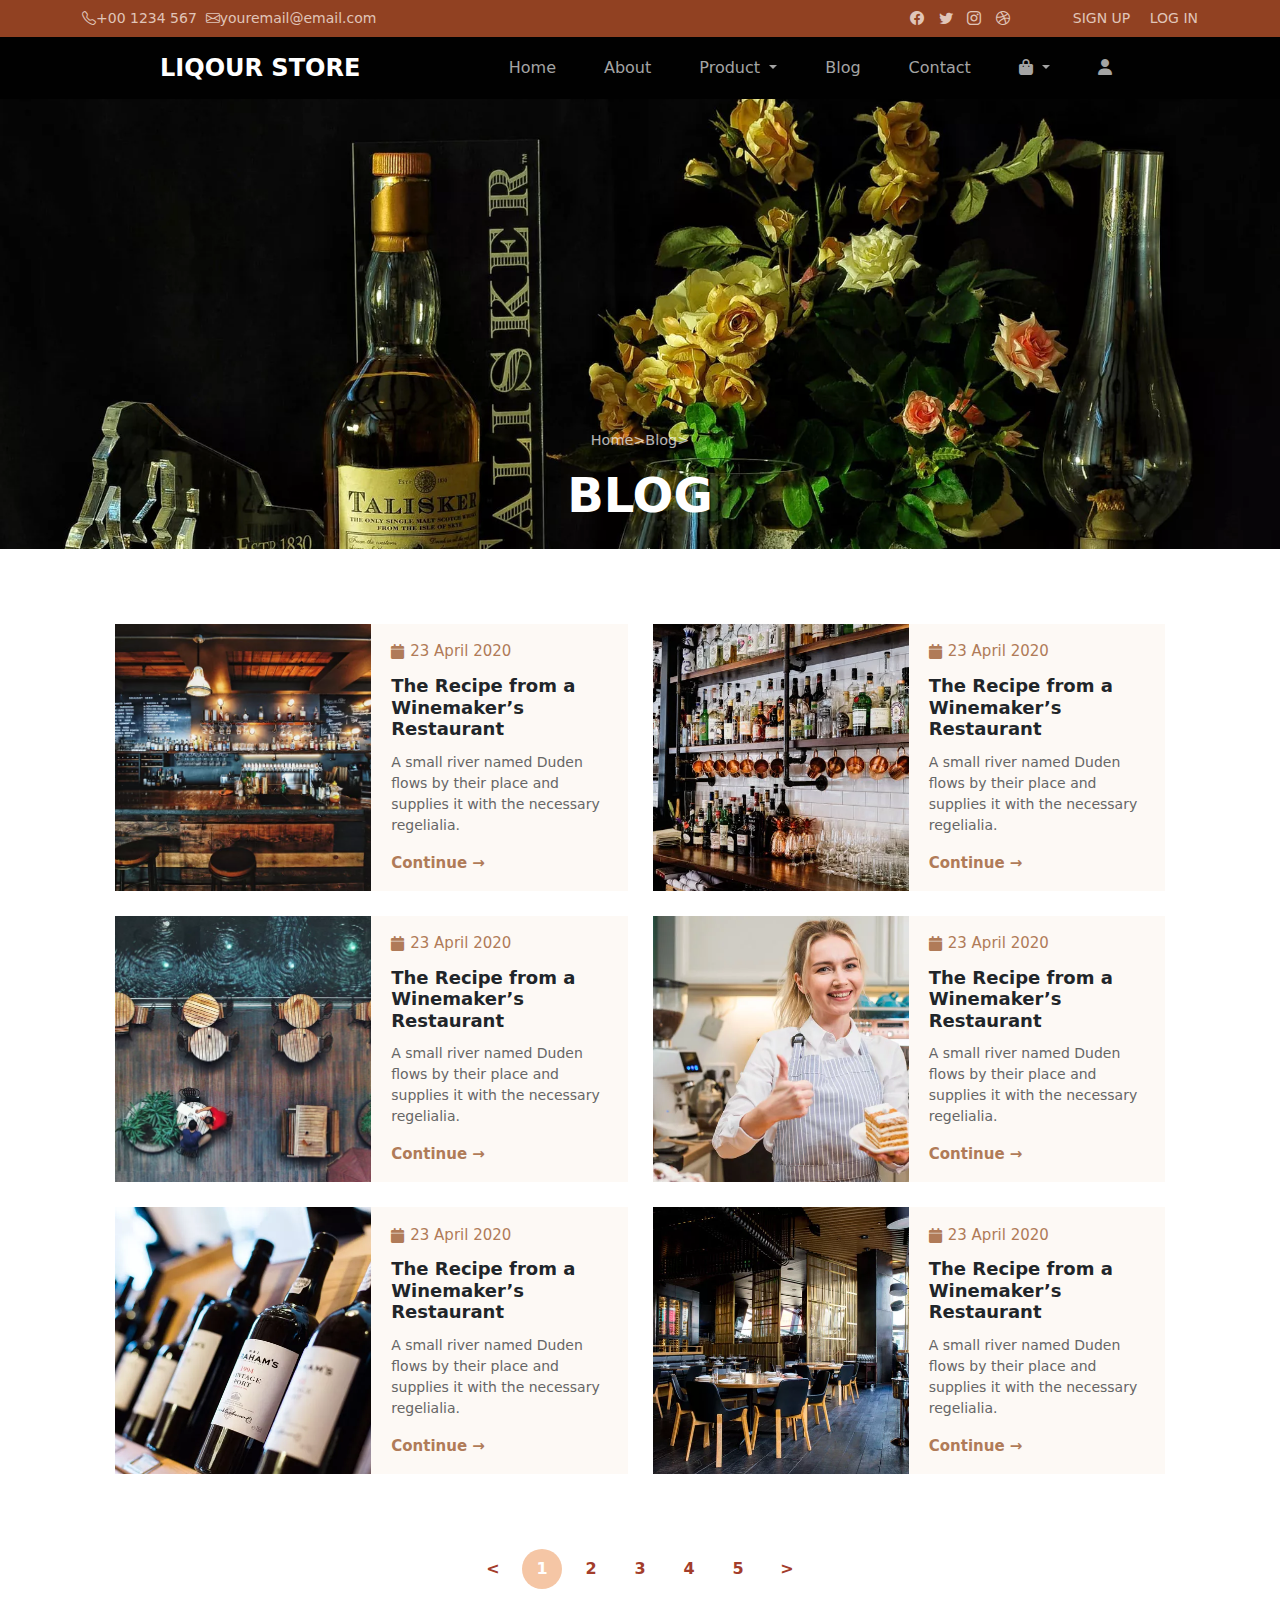
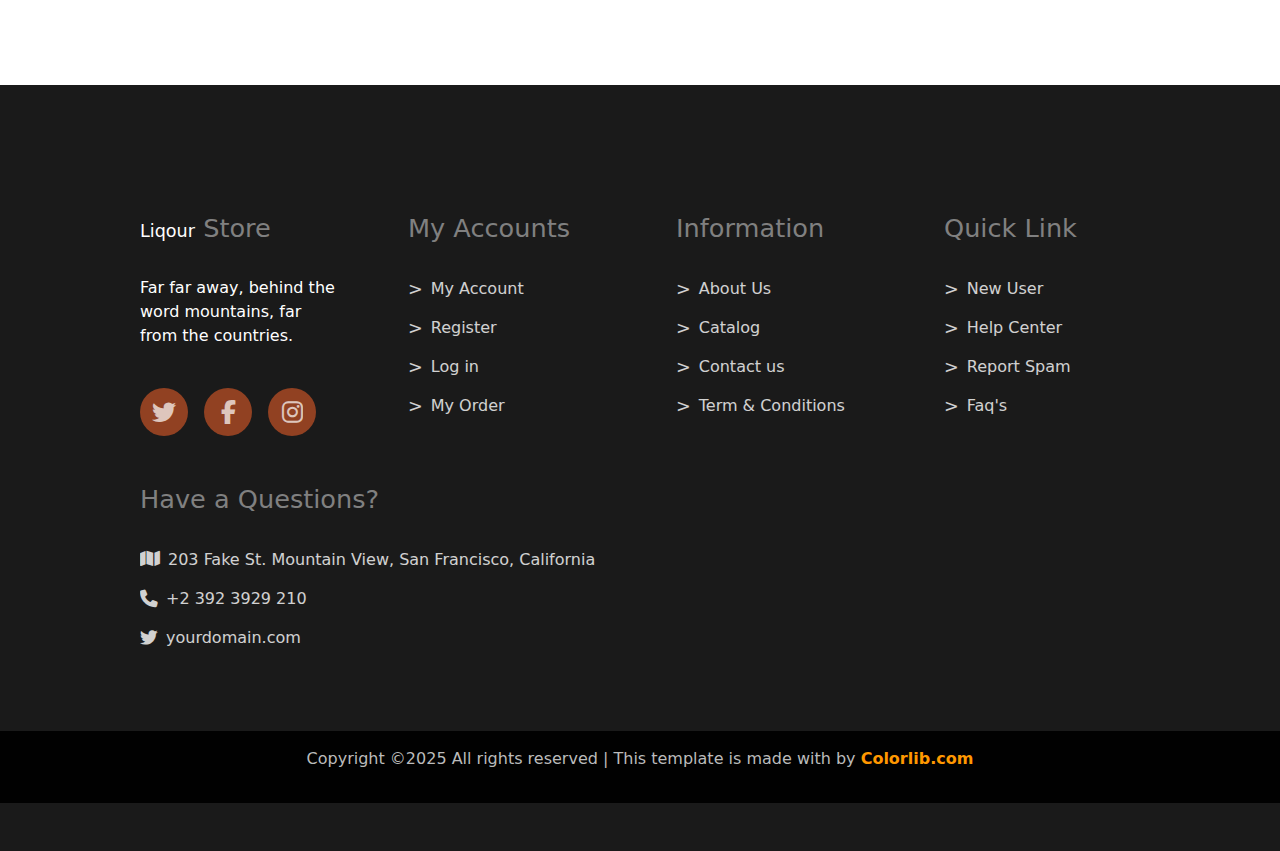
<file: blog.html>
<!DOCTYPE html>
<html lang="en">
<head>
    <meta charset="UTF-8">
    <meta name="viewport" content="width=device-width, initial-scale=1.0">
    <link href="https://cdn.jsdelivr.net/npm/bootstrap@5.3.3/dist/css/bootstrap.min.css" rel="stylesheet" integrity="sha384-QWTKZyjpPEjISv5WaRU9OFeRpok6YctnYmDr5pNlyT2bRjXh0JMhjY6hW+ALEwIH" crossorigin="anonymous">
    <link rel="stylesheet" href="assets/css/blog.scss">
    <link rel="stylesheet" href="assets/css/reset.css">
    <link rel="stylesheet" href="assets/css/blog.css">
    <link rel="preconnect" href="https://fonts.googleapis.com">
<link rel="preconnect" href="https://fonts.gstatic.com" crossorigin>
<link href="https://fonts.googleapis.com/css2?family=Spirax&display=swap" rel="stylesheet">
    <link rel="preconnect" href="https://fonts.googleapis.com">
    <link rel="stylesheet" href="https://cdnjs.cloudflare.com/ajax/libs/font-awesome/6.7.2/css/all.min.css" integrity="sha512-Evv84Mr4kqVGRNSgIGL/F/aIDqQb7xQ2vcrdIwxfjThSH8CSR7PBEakCr51Ck+w+/U6swU2Im1vVX0SVk9ABhg==" crossorigin="anonymous" referrerpolicy="no-referrer" />
<link rel="preconnect" href="https://fonts.gstatic.com" crossorigin>
<link href="https://fonts.googleapis.com/css2?family=Playfair+Display:ital,wght@0,400..900;1,400..900&display=swap" rel="stylesheet">
    <link rel="stylesheet" href="https://cdn.jsdelivr.net/npm/bootstrap-icons/font/bootstrap-icons.css">
</head>
<body>


    <header class="top-header">
        <div class="container">
            <div class="row align-items-center">
                <div class="col-md-6 d-flex align-items-center">
                    <i class="bi bi-telephone"></i> +00 1234 567 &nbsp;
                    <i class="bi bi-envelope"></i> youremail@email.com
                </div>
                <div class="col-md-6 text-end">
                    <div class="social-icons d-inline">
                        <a href="#"><i class="bi bi-facebook"></i></a>
                        <a href="#"><i class="bi bi-twitter"></i></a>
                        <a href="#"><i class="bi bi-instagram"></i></a>
                        <a href="#"><i class="bi bi-dribbble"></i></a>
                    </div>
                    <div class="auth-links d-inline">
                        <a href="signup.html">SIGN UP</a>
                        <a href="login.html">LOG IN</a>
                    </div>
                </div>
            </div>
        </div>
    </header>
    

    <nav class="navbar navbar-expand-lg">
        <div class="container-fluid">
            <a class="navbar-brand fw-bold" href="index.html">LIQOUR STORE</a>
            <button class="navbar-toggler" type="button" data-bs-toggle="collapse" data-bs-target="#navbarNav"
        aria-controls="navbarNav" aria-expanded="false" aria-label="Toggle navigation">
    MENU
</button>

            <div class="collapse navbar-collapse justify-content-end" id="navbarNav">
                <ul class="navbar-nav">
                    <li class="nav-item">
                        <a class="nav-link active" href="./index.html">Home</a>
                    </li>
                    <li class="nav-item">
                        <a class="nav-link" href="about.html">About</a>
                    </li>
                    <li class="nav-item dropdown">
                        <a class="nav-link dropdown-toggle" href="#" role="button" data-bs-toggle="dropdown" aria-expanded="false">
                          Product
                        </a>
                        <ul class="dropdown-menu">
                          <li><a class="dropdown-item" href="product.html">Product</a></li>
                          <li><a class="dropdown-item" href="singleproduct.html">Single product</a></li>
                          <li><a class="dropdown-item" href="cart.html">Cart</a></li>
                          <li><a class="dropdown-item" href="#">Checkout</a></li>
                        </ul>
                      </li>
                      <li class="nav-item">
                        <a class="nav-link" href="./blog.html">Blog</a>
                    </li>

                    <li class="nav-item">
                        <a class="nav-link" href="./contact.html">Contact</a>
                    </li>
                    <li class="nav-item dropdown">
                        <a class="nav-link dropdown-toggle" href="#" id="shoppingBagDropdown" role="button" data-bs-toggle="dropdown" aria-expanded="false">
                            <i class="fa-solid fa-bag-shopping"></i> 
                        </a>
                        <!-- <ul class="dropdown-menu" aria-labelledby="shoppingBagDropdown">
                            <li><a class="dropdown-item" href="product.html">Product</a></li>
                            <li><a class="dropdown-item" href="#">Single product</a></li>
                            <li><a class="dropdown-item" href="#">Cart</a></li>
                            <li><a class="dropdown-item" href="#">Checkout</a></li>
                        </ul> -->
                    </li>
                    
                    <li class="nav-item">
                        <a class="nav-link" href="login.html">
                            <i class="fa-solid fa-user"></i> 
                        </a>
                    </li>
                </ul>
            </div>
        </div>
    </nav>

    
    


    <div class="hero-wrap" style="background-image: url(assets/img/bg_2.jpg);" data-stellar-background-ratio="0.5">
        <div class="overlay"></div>
        <div class="container">
          <div class="row no-gutters slider-text align-items-center justify-content-center">
            <div class="col-md-8 ftco-animate d-flex align-items-end">
                <div class="text w-100 text-center">
                    <p>Home>Blog></p>
                  <h1 class="mb-4">Blog</h1>
                    </div>
            </div>
          </div>
        </div>
      </div>



      <div class="blog-container">
        <div class="blog-card">
            <img src="assets/img/image_3.jpg" alt="Wine Bottles">
            <div class="blog-content">
                <span class="date"><i class="fa fa-calendar"></i> 23 April 2020</span>
                <h3>The Recipe from a Winemaker’s Restaurant</h3>
                <p>A small river named Duden flows by their place and supplies it with the necessary regelialia.</p>
                <a href="#">Continue →</a>
            </div>
        </div>
        
        <div class="blog-card">
            <img src="assets/img/image_2.jpg" alt="Restaurant">
            <div class="blog-content">
                <span class="date"><i class="fa fa-calendar"></i> 23 April 2020</span>
                <h3>The Recipe from a Winemaker’s Restaurant</h3>
                <p>A small river named Duden flows by their place and supplies it with the necessary regelialia.</p>
                <a href="#">Continue →</a>
            </div>
        </div>
    
        <div class="blog-card">
            <img src="assets/img/image_1.jpg" alt="Wine Bottles">
            <div class="blog-content">
                <span class="date"><i class="fa fa-calendar"></i> 23 April 2020</span>
                <h3>The Recipe from a Winemaker’s Restaurant</h3>
                <p>A small river named Duden flows by their place and supplies it with the necessary regelialia.</p>
                <a href="#">Continue →</a>
            </div>
        </div>
    
        <div class="blog-card">
            <img src="assets/img/image_4.jpg" alt="Restaurant">
            <div class="blog-content">
                <span class="date"><i class="fa fa-calendar"></i> 23 April 2020</span>
                <h3>The Recipe from a Winemaker’s Restaurant</h3>
                <p>A small river named Duden flows by their place and supplies it with the necessary regelialia.</p>
                <a href="#">Continue →</a>
            </div>
        </div>
    
        <div class="blog-card">
            <img src="assets/img/image_5.jpg" alt="Wine Bottles">
            <div class="blog-content">
                <span class="date"><i class="fa fa-calendar"></i> 23 April 2020</span>
                <h3>The Recipe from a Winemaker’s Restaurant</h3>
                <p>A small river named Duden flows by their place and supplies it with the necessary regelialia.</p>
                <a href="#">Continue →</a>
            </div>
        </div>
    
        <div class="blog-card">
            <img src="assets/img/image_6.jpg" alt="Restaurant">
            <div class="blog-content">
                <span class="date"><i class="fa fa-calendar"></i> 23 April 2020</span>
                <h3>The Recipe from a Winemaker’s Restaurant</h3>
                <p>A small river named Duden flows by their place and supplies it with the necessary regelialia.</p>
                <a href="#">Continue →</a>
            </div>
        </div>
       
        
    </div>
    
    <div class="pagination-container">
        <nav>
            <ul class="pagination">
                <li class="page-item">
                    <a class="page-link" href="#" aria-label="Previous">&lt;</a>
                </li>
                <li class="page-item active"><a class="page-link" href="#">1</a></li>
                <li class="page-item"><a class="page-link" href="#">2</a></li>
                <li class="page-item"><a class="page-link" href="#">3</a></li>
                <li class="page-item"><a class="page-link" href="#">4</a></li>
                <li class="page-item"><a class="page-link" href="#">5</a></li>
                <li class="page-item">
                    <a class="page-link" href="#" aria-label="Next">&gt;</a>
                </li>
            </ul>
        </nav>
    </div>






 <footer class="main_footer">
    <div class="row footer_value">
        <div class="col-2">
            <h1><span><a href="#">Liqour</a></span> Store</h1>
            <p>Far far away, behind the word mountains, far from the countries.</p>
            <div class="circles">
                <div class="circle"><i class="fa-brands fa-twitter"></i></div>
                <div class="circle"><i class="fa-brands fa-facebook-f"></i></div>
                <div class="circle"><i class="fa-brands fa-instagram"></i></div>
            </div>
        
        </div>
        <div class="col-2 ">
            <h1>My Accounts</h1>
            <ul>
                <li><a href="#">></a>My Account</li>
                <li><a href="#">></a>Register</li>
                <li><a href="#">></a>Log in</li>
                <li><a href="#">></a>My Order</li>
            </ul>
        </div>
        <div class="col-2 ">
            <h1>Information</h1>
            <ul>
                <li><a href="#">></a>About Us</li>
                <li><a href="#">></a>Catalog</li>
                <li><a href="#">></a>Contact us</li>
                <li><a href="#">></a>Term & Conditions</li>
            </ul>
        </div>
        <div class="col-2 ">
            <h1>Quick Link            </h1>
            <ul>
                <li><a href="#">></a>New User</li>
                <li><a href="#">></a>Help Center</li>
                <li><a href="#">></a>Report Spam</li>
                <li><a href="#">></a>Faq's</li>
            </ul>
        </div>
        <div class="col-2 ">
            <h1>Have a Questions?</h1>
            <ul>
                <li><a href="#"><i class="fa-solid fa-map"></i></a>	203 Fake St. Mountain View, San Francisco, California</li>
                <li><a href="#"><i class="fa-solid fa-phone"></i></a>	+2 392 3929 210</li>
                <li><a href="#"><i class="fa-brands fa-twitter"></i></a>yourdomain.com</li>
            </ul>
        </div>
    </div>

    <div class="row footer_two">
        <div class="col-12">
            <div class="text">
                <p>Copyright ©2025 All rights reserved | This template is made with  by <a href="">Colorlib.com</a></p>
            </div>
        </div>
    </div>
    
</footer> 


<script src="https://cdn.jsdelivr.net/npm/bootstrap@5.3.3/dist/js/bootstrap.bundle.min.js" integrity="sha384-YvpcrYf0tY3lHB60NNkmXc5s9fDVZLESaAA55NDzOxhy9GkcIdslK1eN7N6jIeHz" crossorigin="anonymous"></script>

</body>
</html>
</file>
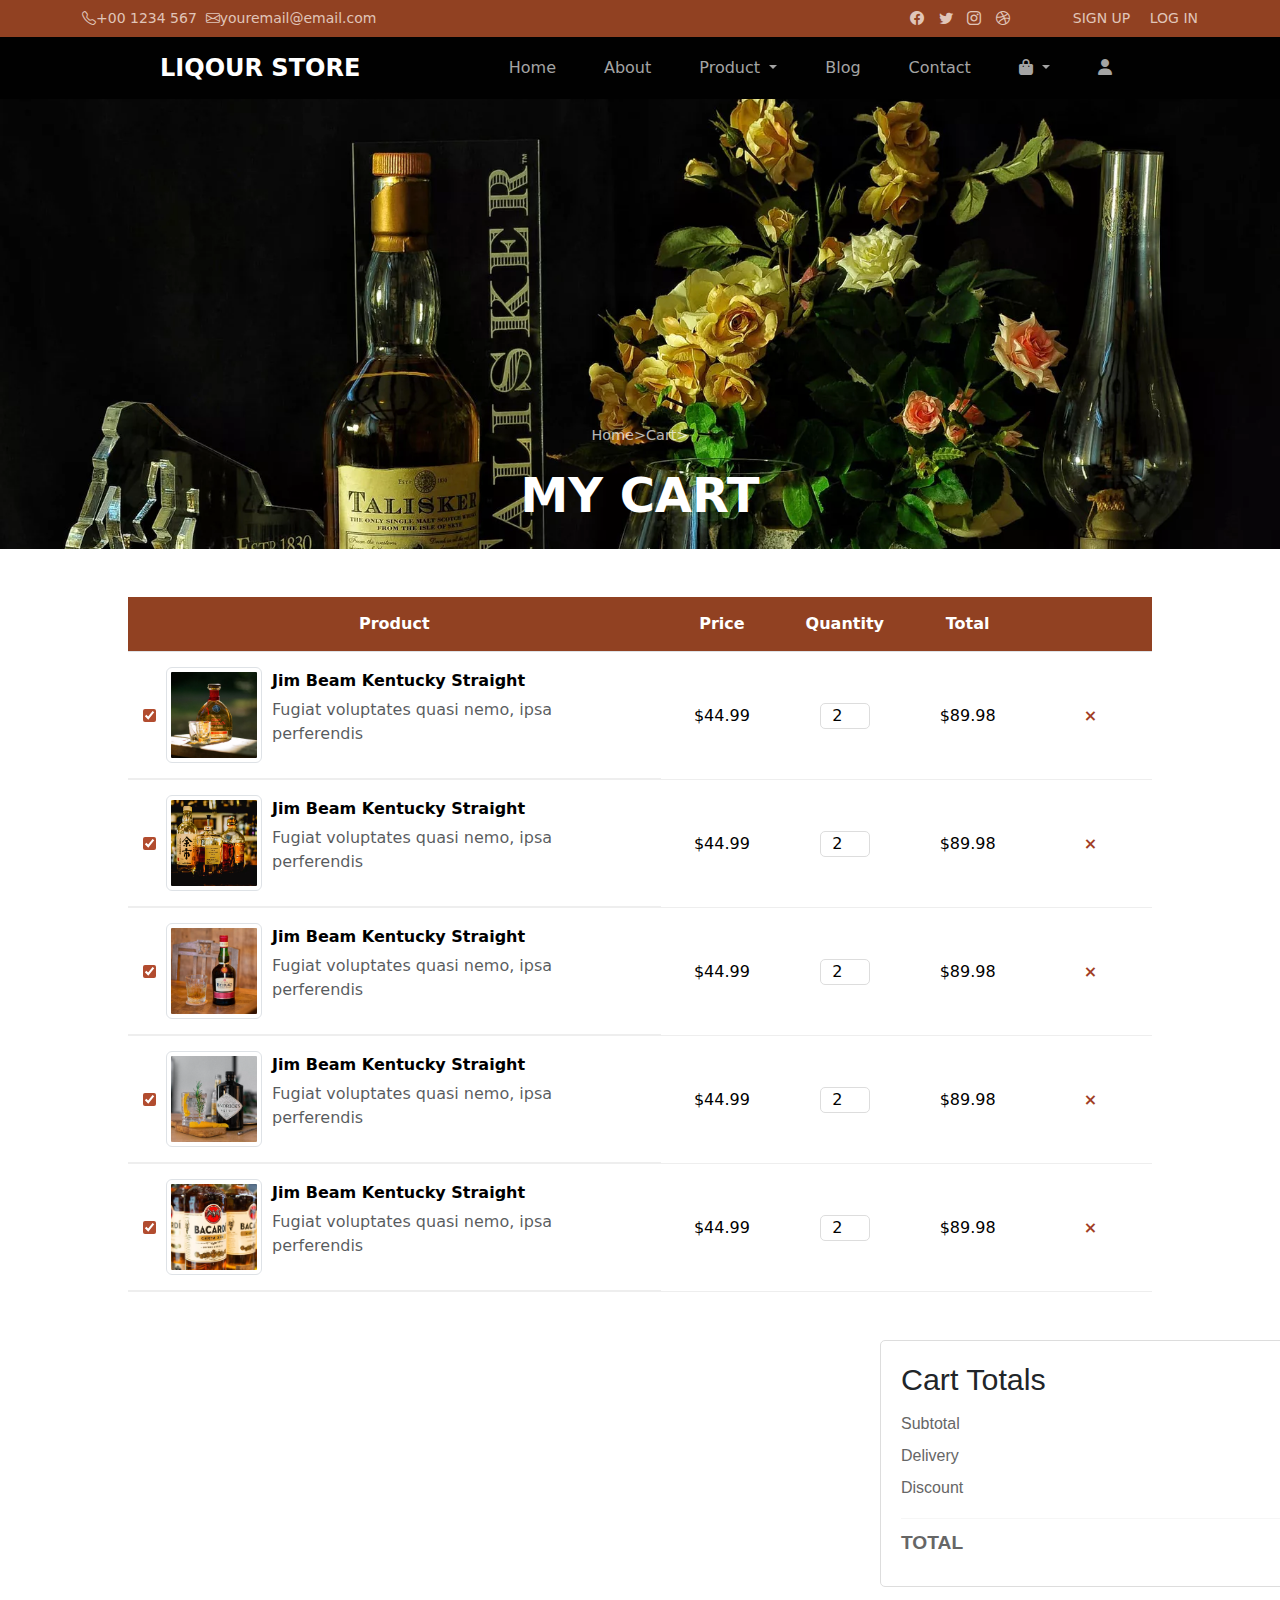
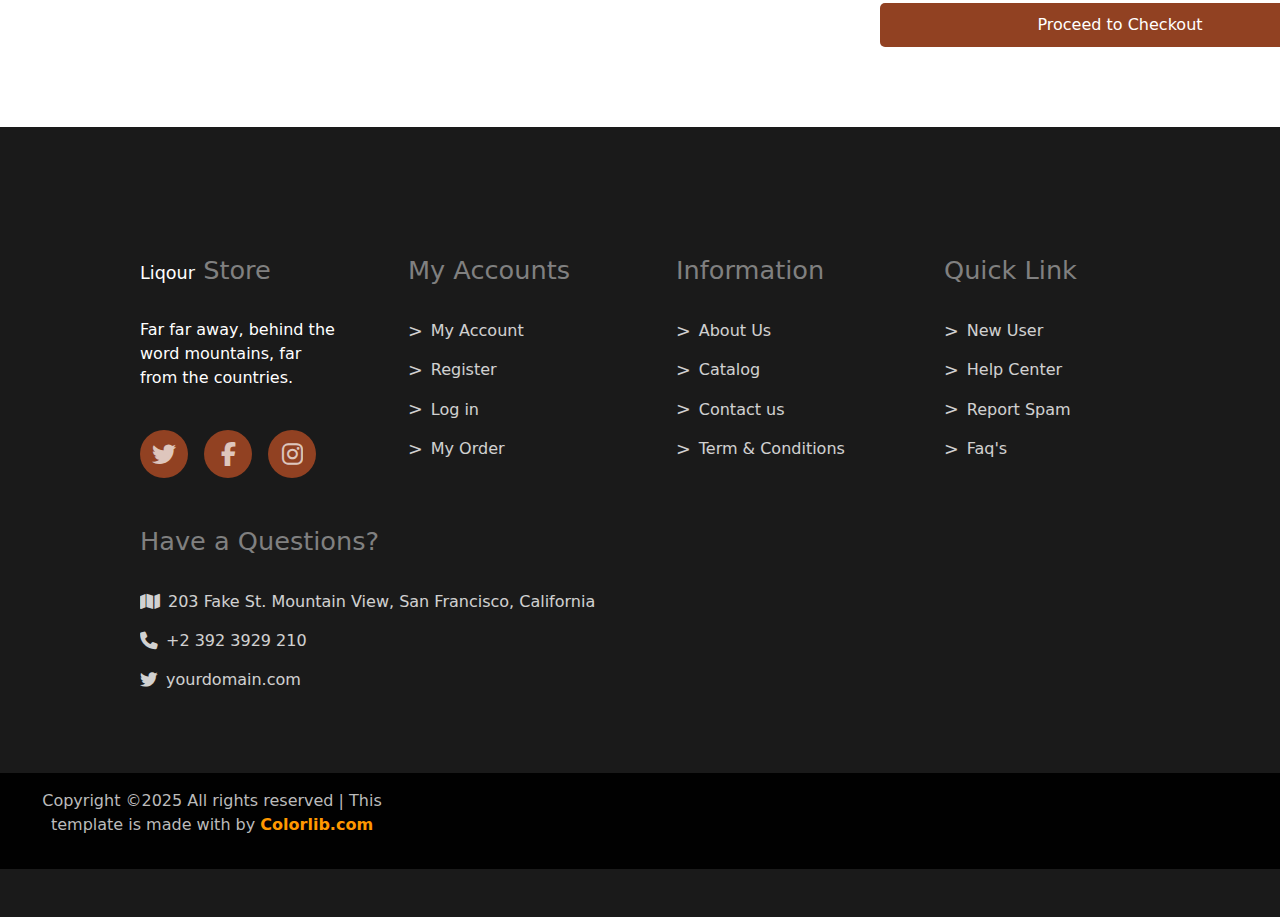
<file: cart.html>
<!DOCTYPE html>
<html lang="en">
<head>
    <meta charset="UTF-8">
    <meta name="viewport" content="width=device-width, initial-scale=1.0">
    <link href="https://cdn.jsdelivr.net/npm/bootstrap@5.3.3/dist/css/bootstrap.min.css" rel="stylesheet" integrity="sha384-QWTKZyjpPEjISv5WaRU9OFeRpok6YctnYmDr5pNlyT2bRjXh0JMhjY6hW+ALEwIH" crossorigin="anonymous">
    <link rel="stylesheet" href="assets/css/cart.scss">
    <link rel="stylesheet" href="assets/css/reset.css">
    <link rel="stylesheet" href="assets/css/cart.css">
    <link rel="preconnect" href="https://fonts.googleapis.com">
<link rel="preconnect" href="https://fonts.gstatic.com" crossorigin>
<link href="https://fonts.googleapis.com/css2?family=Spirax&display=swap" rel="stylesheet">
    <link rel="preconnect" href="https://fonts.googleapis.com">
    <link rel="stylesheet" href="https://cdnjs.cloudflare.com/ajax/libs/font-awesome/6.7.2/css/all.min.css" integrity="sha512-Evv84Mr4kqVGRNSgIGL/F/aIDqQb7xQ2vcrdIwxfjThSH8CSR7PBEakCr51Ck+w+/U6swU2Im1vVX0SVk9ABhg==" crossorigin="anonymous" referrerpolicy="no-referrer" />
<link rel="preconnect" href="https://fonts.gstatic.com" crossorigin>
<link href="https://fonts.googleapis.com/css2?family=Playfair+Display:ital,wght@0,400..900;1,400..900&display=swap" rel="stylesheet">
    <link rel="stylesheet" href="https://cdn.jsdelivr.net/npm/bootstrap-icons/font/bootstrap-icons.css">
</head>
<body>


    <header class="top-header">
        <div class="container">
            <div class="row align-items-center">
                <div class="col-md-6 d-flex align-items-center">
                    <i class="bi bi-telephone"></i> +00 1234 567 &nbsp;
                    <i class="bi bi-envelope"></i> youremail@email.com
                </div>
                <div class="col-md-6 text-end">
                    <div class="social-icons d-inline">
                        <a href="#"><i class="bi bi-facebook"></i></a>
                        <a href="#"><i class="bi bi-twitter"></i></a>
                        <a href="#"><i class="bi bi-instagram"></i></a>
                        <a href="#"><i class="bi bi-dribbble"></i></a>
                    </div>
                    <div class="auth-links d-inline">
                        <a href="signup.html">SIGN UP</a>
                        <a href="login.html">LOG IN</a>
                    </div>
                </div>
            </div>
        </div>
    </header>
    
    <nav class="navbar navbar-expand-lg">
        <div class="container-fluid">
            <a class="navbar-brand fw-bold" href="index.html">LIQOUR STORE</a>
            <button class="navbar-toggler" type="button" data-bs-toggle="collapse" data-bs-target="#navbarNav"
        aria-controls="navbarNav" aria-expanded="false" aria-label="Toggle navigation">
    MENU
</button>

            <div class="collapse navbar-collapse justify-content-end" id="navbarNav">
                <ul class="navbar-nav">
                    <li class="nav-item">
                        <a class="nav-link active" href="./index.html">Home</a>
                    </li>
                    <li class="nav-item">
                        <a class="nav-link" href="about.html">About</a>
                    </li>
                    <li class="nav-item dropdown">
                        <a class="nav-link dropdown-toggle" href="#" role="button" data-bs-toggle="dropdown" aria-expanded="false">
                          Product
                        </a>
                        <ul class="dropdown-menu">
                          <li><a class="dropdown-item" href="product.html">Product</a></li>
                          <li><a class="dropdown-item" href="singleproduct.html">Single product</a></li>
                          <li><a class="dropdown-item" href="cart.html">Cart</a></li>
                          <li><a class="dropdown-item" href="#">Checkout</a></li>
                        </ul>
                      </li>
                      <li class="nav-item">
                        <a class="nav-link" href="./blog.html">Blog</a>
                    </li>

                    <li class="nav-item">
                        <a class="nav-link" href="./contact.html">Contact</a>
                    </li>
                    <li class="nav-item dropdown">
                        <a class="nav-link dropdown-toggle" href="#" id="shoppingBagDropdown" role="button" data-bs-toggle="dropdown" aria-expanded="false">
                            <i class="fa-solid fa-bag-shopping"></i> 
                        </a>
                        <!-- <ul class="dropdown-menu" aria-labelledby="shoppingBagDropdown">
                            <li><a class="dropdown-item" href="product.html">Product</a></li>
                            <li><a class="dropdown-item" href="#">Single product</a></li>
                            <li><a class="dropdown-item" href="#">Cart</a></li>
                            <li><a class="dropdown-item" href="#">Checkout</a></li>
                        </ul> -->
                    </li>
                    
                    <li class="nav-item">
                        <a class="nav-link" href="login.html">
                            <i class="fa-solid fa-user"></i> 
                        </a>
                    </li>
                </ul>
            </div>
        </div>
    </nav>
    
    


    <div class="hero-wrap" style="background-image: url(assets/img/bg_2.jpg);" data-stellar-background-ratio="0.5">
        <div class="overlay"></div>
        <div class="container">
          <div class="row no-gutters slider-text align-items-center justify-content-center">
            <div class="col-md-8 ftco-animate d-flex align-items-end">
                <div class="text w-100 text-center">
                    <p>Home>Cart></p>
                  <h1 class="mb-4">My Cart</h1>
                    </div>
            </div>
          </div>
        </div>
      </div>



      <table class="table">
        <thead>
            <tr>
                <th>Product</th>
                <th>Price</th>
                <th>Quantity</th>
                <th>Total</th>
                <th></th>
            </tr>
        </thead>
        <tbody>
            <tr>
                <td>
                    <input type="checkbox" class="checkbox" checked>
                    <img src="assets/img/kind-4.jpg" class="img-thumbnail">
                    <div class="text">
                        <strong>Jim Beam Kentucky Straight</strong>
                        <p class="text-muted">Fugiat voluptates quasi nemo, ipsa perferendis</p>
                    </div>
                </td>
                <td>$44.99</td>
                <td><input type="number" value="2" class="input-qty"></td>
                <td>$89.98</td>
                <td><span class="remove-btn">&times;</span></td>
            </tr>
            <tr>
                <td>
                    <input type="checkbox" class="checkbox" checked>
                    <img src="assets/img/kind-6.jpg" class="img-thumbnail">
                    <div class="text">
                        <strong>Jim Beam Kentucky Straight</strong>
                        <p class="text-muted">Fugiat voluptates quasi nemo, ipsa perferendis</p>
                    </div>
                </td>
                <td>$44.99</td>
                <td><input type="number" value="2" class="input-qty"></td>
                <td>$89.98</td>
                <td><span class="remove-btn">&times;</span></td>
            </tr>
            
            <tr>
                <td>
                    <input type="checkbox" class="checkbox" checked>
                    <img src="assets/img/kind-1.jpg" class="img-thumbnail">
                    <div class="text">
                        <strong>Jim Beam Kentucky Straight</strong>
                        <p class="text-muted">Fugiat voluptates quasi nemo, ipsa perferendis</p>
                    </div>
                </td>
                <td>$44.99</td>
                <td><input type="number" value="2" class="input-qty"></td>
                <td>$89.98</td>
                <td><span class="remove-btn">&times;</span></td>
            </tr>
            <tr>
                <td>
                    <input type="checkbox" class="checkbox" checked>
                    <img src="assets/img/kind-2.jpg" class="img-thumbnail">
                    <div class="text">
                        <strong>Jim Beam Kentucky Straight</strong>
                        <p class="text-muted">Fugiat voluptates quasi nemo, ipsa perferendis</p>
                    </div>
                </td>
                <td>$44.99</td>
                <td><input type="number" value="2" class="input-qty"></td>
                <td>$89.98</td>
                <td><span class="remove-btn">&times;</span></td>
            </tr>
            <tr>
                <td>
                    <input type="checkbox" class="checkbox" checked>
                    <img src="assets/img/kind-3.jpg" class="img-thumbnail">
                    <div class="text">
                        <strong>Jim Beam Kentucky Straight</strong>
                        <p class="text-muted">Fugiat voluptates quasi nemo, ipsa perferendis</p>
                    </div>
                </td>
                <td>$44.99</td>
                <td><input type="number" value="2" class="input-qty"></td>
                <td>$89.98</td>
                <td><span class="remove-btn">&times;</span></td>
            </tr>
               
        </tbody>
    </table>


<div class="endtotal">
    <div class="cart-totals">
        <h2>Cart Totals</h2>
        <div class="totals-row">
            <span>Subtotal</span>
            <span>$20.60</span>
        </div>
        <div class="totals-row">
            <span>Delivery</span>
            <span>$0.00</span>
        </div>
        <div class="totals-row">
            <span>Discount</span>
            <span>$3.00</span>
        </div>
        <hr>
        <div class="totals-row total">
            <span>TOTAL</span>
            <span>$17.60</span>
        </div>
    </div>
    <button class="checkout-btn">Proceed to Checkout</button>
</div>
    
    






 <footer class="main_footer">
    <div class="row footer_value">
        <div class="col-2">
            <h1><span><a href="#">Liqour</a></span> Store</h1>
            <p>Far far away, behind the word mountains, far from the countries.</p>
            <div class="circles">
                <div class="circle"><i class="fa-brands fa-twitter"></i></div>
                <div class="circle"><i class="fa-brands fa-facebook-f"></i></div>
                <div class="circle"><i class="fa-brands fa-instagram"></i></div>
            </div>
        
        </div>
        <div class="col-2 ">
            <h1>My Accounts</h1>
            <ul>
                <li><a href="#">></a>My Account</li>
                <li><a href="#">></a>Register</li>
                <li><a href="#">></a>Log in</li>
                <li><a href="#">></a>My Order</li>
            </ul>
        </div>
        <div class="col-2 ">
            <h1>Information</h1>
            <ul>
                <li><a href="#">></a>About Us</li>
                <li><a href="#">></a>Catalog</li>
                <li><a href="#">></a>Contact us</li>
                <li><a href="#">></a>Term & Conditions</li>
            </ul>
        </div>
        <div class="col-2 ">
            <h1>Quick Link            </h1>
            <ul>
                <li><a href="#">></a>New User</li>
                <li><a href="#">></a>Help Center</li>
                <li><a href="#">></a>Report Spam</li>
                <li><a href="#">></a>Faq's</li>
            </ul>
        </div>
        <div class="col-2 ">
            <h1>Have a Questions?</h1>
            <ul>
                <li><a href="#"><i class="fa-solid fa-map"></i></a>	203 Fake St. Mountain View, San Francisco, California</li>
                <li><a href="#"><i class="fa-solid fa-phone"></i></a>	+2 392 3929 210</li>
                <li><a href="#"><i class="fa-brands fa-twitter"></i></a>yourdomain.com</li>
            </ul>
        </div>
    </div>

    <div class="row footer_two">
        <div class="col-12">
            <div class="text">
                <p>Copyright ©2025 All rights reserved | This template is made with  by <a href="">Colorlib.com</a></p>
            </div>
        </div>
    </div>
    
</footer> 


<script src="https://cdn.jsdelivr.net/npm/bootstrap@5.3.3/dist/js/bootstrap.bundle.min.js" integrity="sha384-YvpcrYf0tY3lHB60NNkmXc5s9fDVZLESaAA55NDzOxhy9GkcIdslK1eN7N6jIeHz" crossorigin="anonymous"></script>

</body>
</html>
</file>
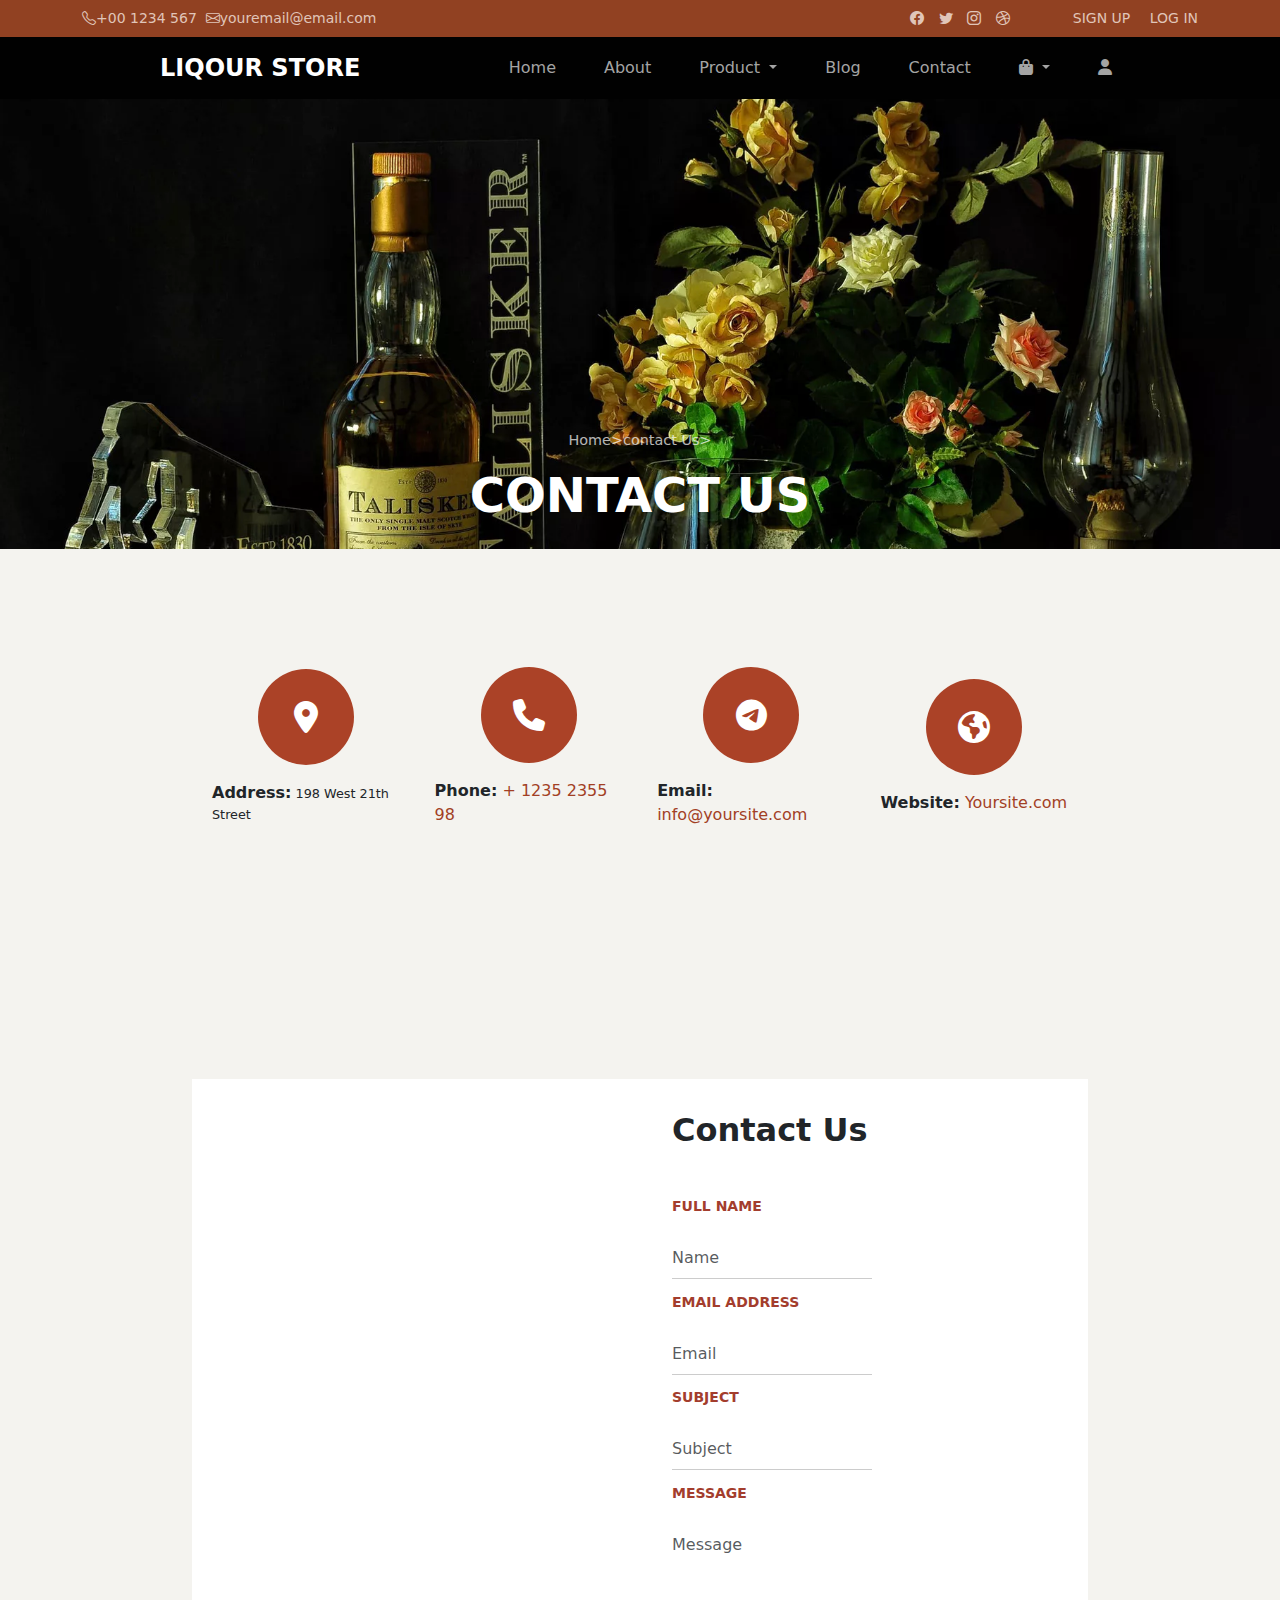
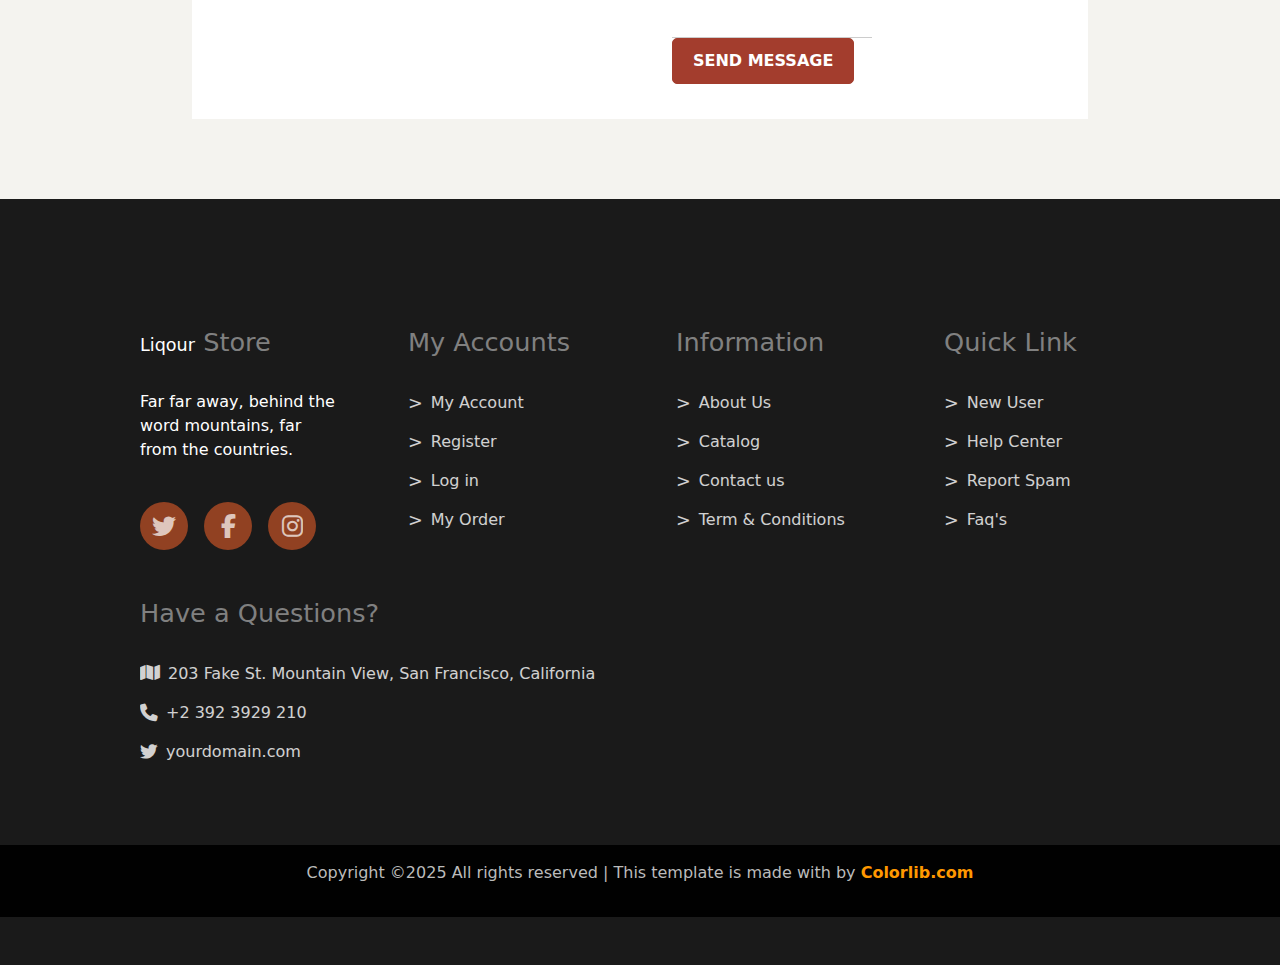
<file: contact.html>
<!DOCTYPE html>
<html lang="en">
<head>
    <meta charset="UTF-8">
<meta name="viewport" content="width=device-width, initial-scale=1.0">
<link href="https://cdn.jsdelivr.net/npm/bootstrap@5.3.3/dist/css/bootstrap.min.css" rel="stylesheet" integrity="sha384-QWTKZyjpPEjISv5WaRU9OFeRpok6YctnYmDr5pNlyT2bRjXh0JMhjY6hW+ALEwIH" crossorigin="anonymous">

<link rel="stylesheet" href="assets/css/reset.css">
<link rel="stylesheet" href="assets/css/contact.css">
<link rel="stylesheet" href="assets/css/contact.scss">
<link rel="preconnect" href="https://fonts.googleapis.com">
<link rel="preconnect" href="https://fonts.gstatic.com" crossorigin>
<link href="https://fonts.googleapis.com/css2?family=Spirax&display=swap" rel="stylesheet">
<link href="https://fonts.googleapis.com/css2?family=Playfair+Display:ital,wght@0,400..900;1,400..900&display=swap" rel="stylesheet">

<link rel="stylesheet" href="https://cdnjs.cloudflare.com/ajax/libs/font-awesome/6.7.2/css/all.min.css" integrity="sha512-Evv84Mr4kqVGRNSgIGL/F/aIDqQb7xQ2vcrdIwxfjThSH8CSR7PBEakCr51Ck+w+/U6swU2Im1vVX0SVk9ABhg==" crossorigin="anonymous" referrerpolicy="no-referrer" />
<link rel="stylesheet" href="https://cdn.jsdelivr.net/npm/bootstrap-icons/font/bootstrap-icons.css">

</head>
<body>

    <header class="top-header">
        <div class="container">
            <div class="row align-items-center">
                <div class="col-md-6 d-flex align-items-center">
                    <i class="bi bi-telephone"></i> +00 1234 567 &nbsp;
                    <i class="bi bi-envelope"></i> youremail@email.com
                </div>
                <div class="col-md-6 text-end">
                    <div class="social-icons d-inline">
                        <a href="#"><i class="bi bi-facebook"></i></a>
                        <a href="#"><i class="bi bi-twitter"></i></a>
                        <a href="#"><i class="bi bi-instagram"></i></a>
                        <a href="#"><i class="bi bi-dribbble"></i></a>
                    </div>
                    <div class="auth-links d-inline">
                        <a href="signup.html">SIGN UP</a>
                        <a href="login.html">LOG IN</a>
                    </div>
                </div>
            </div>
        </div>
    </header>
    

    <nav class="navbar navbar-expand-lg">
        <div class="container-fluid">
            <a class="navbar-brand fw-bold" href="index.html">LIQOUR STORE</a>
            <button class="navbar-toggler" type="button" data-bs-toggle="collapse" data-bs-target="#navbarNav"
        aria-controls="navbarNav" aria-expanded="false" aria-label="Toggle navigation">
    MENU
</button>

            <div class="collapse navbar-collapse justify-content-end" id="navbarNav">
                <ul class="navbar-nav">
                    <li class="nav-item">
                        <a class="nav-link active" href="./index.html">Home</a>
                    </li>
                    <li class="nav-item">
                        <a class="nav-link" href="about.html">About</a>
                    </li>
                    <li class="nav-item dropdown">
                        <a class="nav-link dropdown-toggle" href="#" role="button" data-bs-toggle="dropdown" aria-expanded="false">
                          Product
                        </a>
                        <ul class="dropdown-menu">
                          <li><a class="dropdown-item" href="product.html">Product</a></li>
                          <li><a class="dropdown-item" href="singleproduct.html">Single product</a></li>
                          <li><a class="dropdown-item" href="cart.html">Cart</a></li>
                          <li><a class="dropdown-item" href="#">Checkout</a></li>
                        </ul>
                      </li>
                      <li class="nav-item">
                        <a class="nav-link" href="./blog.html">Blog</a>
                    </li>

                    <li class="nav-item">
                        <a class="nav-link" href="./contact.html">Contact</a>
                    </li>
                    <li class="nav-item dropdown">
                        <a class="nav-link dropdown-toggle" href="#" id="shoppingBagDropdown" role="button" data-bs-toggle="dropdown" aria-expanded="false">
                            <i class="fa-solid fa-bag-shopping"></i> 
                        </a>
                        <!-- <ul class="dropdown-menu" aria-labelledby="shoppingBagDropdown">
                            <li><a class="dropdown-item" href="product.html">Product</a></li>
                            <li><a class="dropdown-item" href="#">Single product</a></li>
                            <li><a class="dropdown-item" href="#">Cart</a></li>
                            <li><a class="dropdown-item" href="#">Checkout</a></li>
                        </ul> -->
                    </li>
                    
                    <li class="nav-item">
                        <a class="nav-link" href="login.html">
                            <i class="fa-solid fa-user"></i> 
                        </a>
                    </li>
                </ul>
            </div>
        </div>
    </nav>
    

<div class="hero-wrap" style="background-image: url(assets/img/bg_2.jpg);" data-stellar-background-ratio="0.5">
    <div class="overlay"></div>
    <div class="container">
      <div class="row no-gutters slider-text align-items-center justify-content-center">
        <div class="col-md-8 ftco-animate d-flex align-items-end">
            <div class="text w-100 text-center">
                <p>Home>contact Us></p>
              <h1 class="mb-4">Contact Us</h1>
                </div>
        </div>
      </div>
    </div>
  </div>


  


  <div class="circles_area">
    <div class="row">
        <div class="col-8">
            <div class="circles_and_text">
                <div class="circle"><i class="fa-solid fa-location-dot"></i></div>
                <div class="text">
                    <p class="firstP"><b style="font-size: 1rem;">Address:</b> 198 West 21th Street</p>
                </div>
            </div>
            <div class="circles_and_text">
                <div class="circle"><i class="fa-solid fa-phone"></i></div>
                <div class="text">
                    <p><b>Phone:</b> <span> + 1235 2355 98</span></p>
                </div>
            </div>
            <div class="circles_and_text">
                <div class="circle"><i class="fa-brands fa-telegram"></i></div>
                <div class="text">
                    <p><b>Email:</b> <span>info@yoursite.com</span></p>
                </div>
            </div>
            <div class="circles_and_text">
                <div class="circle"><i class="fa-solid fa-earth-americas"></i></div>
                <div class="text">
                    <p><b>Website:</b> <span>Yoursite.com</span></p>
                </div>
            </div>
        </div>
    </div>
</div>


<div class="mapsANDinput">
    <div class="row">

        <div class="col-3 map-container">
            <iframe src="https://www.google.com/maps/embed?pb=!1m18!1m12!1m3!1d10000!2d-74.006015!3d40.712776!2m3!1f0!2f0!3f0!3m2!1i1024!2i768!4f13.1!3m3!1m2!1s0x89c259af3ba39f3d%3A0x5f8d9b2b4c7d0855!2sNew%20York!5e0!3m2!1sen!2sus!4v1616112786403!5m2!1sen!2sus"
                width="100%" height="100%" style="border:0;" allowfullscreen="" loading="lazy">
            </iframe>
        </div>

        <div class="col-3 form-container">
            <h2>Contact Us</h2>
            <form>
                <div class="form-group">
                    <label>FULL NAME</label>
                    <input type="text" class="form-control" placeholder="Name">
                </div>
                <div class="form-group">
                    <label>EMAIL ADDRESS</label>
                    <input type="email" class="form-control" placeholder="Email">
                </div>
                <div class="form-group">
                    <label>SUBJECT</label>
                    <input type="text" class="form-control" placeholder="Subject">
                </div>
                <div class="form-group">
                    <label>MESSAGE</label>
                    <textarea class="form-control" rows="4" placeholder="Message"></textarea>
                </div>
                <button type="submit" class="btn btn-primary">Send Message</button>
            </form>
        </div>
    </div>
</div>











<footer class="main_footer">
    <div class="row footer_value">
        <div class="col-2">
            <h1><span><a href="#">Liqour</a></span> Store</h1>
            <p>Far far away, behind the word mountains, far from the countries.</p>
            <div class="circles">
                <div class="circle"><i class="fa-brands fa-twitter"></i></div>
                <div class="circle"><i class="fa-brands fa-facebook-f"></i></div>
                <div class="circle"><i class="fa-brands fa-instagram"></i></div>
            </div>
        
        </div>
        <div class="col-2 ">
            <h1>My Accounts</h1>
            <ul>
                <li><a href="#">></a>My Account</li>
                <li><a href="#">></a>Register</li>
                <li><a href="#">></a>Log in</li>
                <li><a href="#">></a>My Order</li>
            </ul>
        </div>
        <div class="col-2 ">
            <h1>Information</h1>
            <ul>
                <li><a href="#">></a>About Us</li>
                <li><a href="#">></a>Catalog</li>
                <li><a href="#">></a>Contact us</li>
                <li><a href="#">></a>Term & Conditions</li>
            </ul>
        </div>
        <div class="col-2 ">
            <h1>Quick Link            </h1>
            <ul>
                <li><a href="#">></a>New User</li>
                <li><a href="#">></a>Help Center</li>
                <li><a href="#">></a>Report Spam</li>
                <li><a href="#">></a>Faq's</li>
            </ul>
        </div>
        <div class="col-2 ">
            <h1>Have a Questions?</h1>
            <ul>
                <li><a href="#"><i class="fa-solid fa-map"></i></a>	203 Fake St. Mountain View, San Francisco, California</li>
                <li><a href="#"><i class="fa-solid fa-phone"></i></a>	+2 392 3929 210</li>
                <li><a href="#"><i class="fa-brands fa-twitter"></i></a>yourdomain.com</li>
            </ul>
        </div>
    </div>

    <div class="row footer_two">
        <div class="col-12">
            <div class="text">
                <p>Copyright ©2025 All rights reserved | This template is made with  by <a href="">Colorlib.com</a></p>
            </div>
        </div>
    </div>
    
</footer>








<script src="https://cdn.jsdelivr.net/npm/bootstrap@5.3.3/dist/js/bootstrap.bundle.min.js" integrity="sha384-YvpcrYf0tY3lHB60NNkmXc5s9fDVZLESaAA55NDzOxhy9GkcIdslK1eN7N6jIeHz" crossorigin="anonymous"></script>

</body>
</html>
</file>
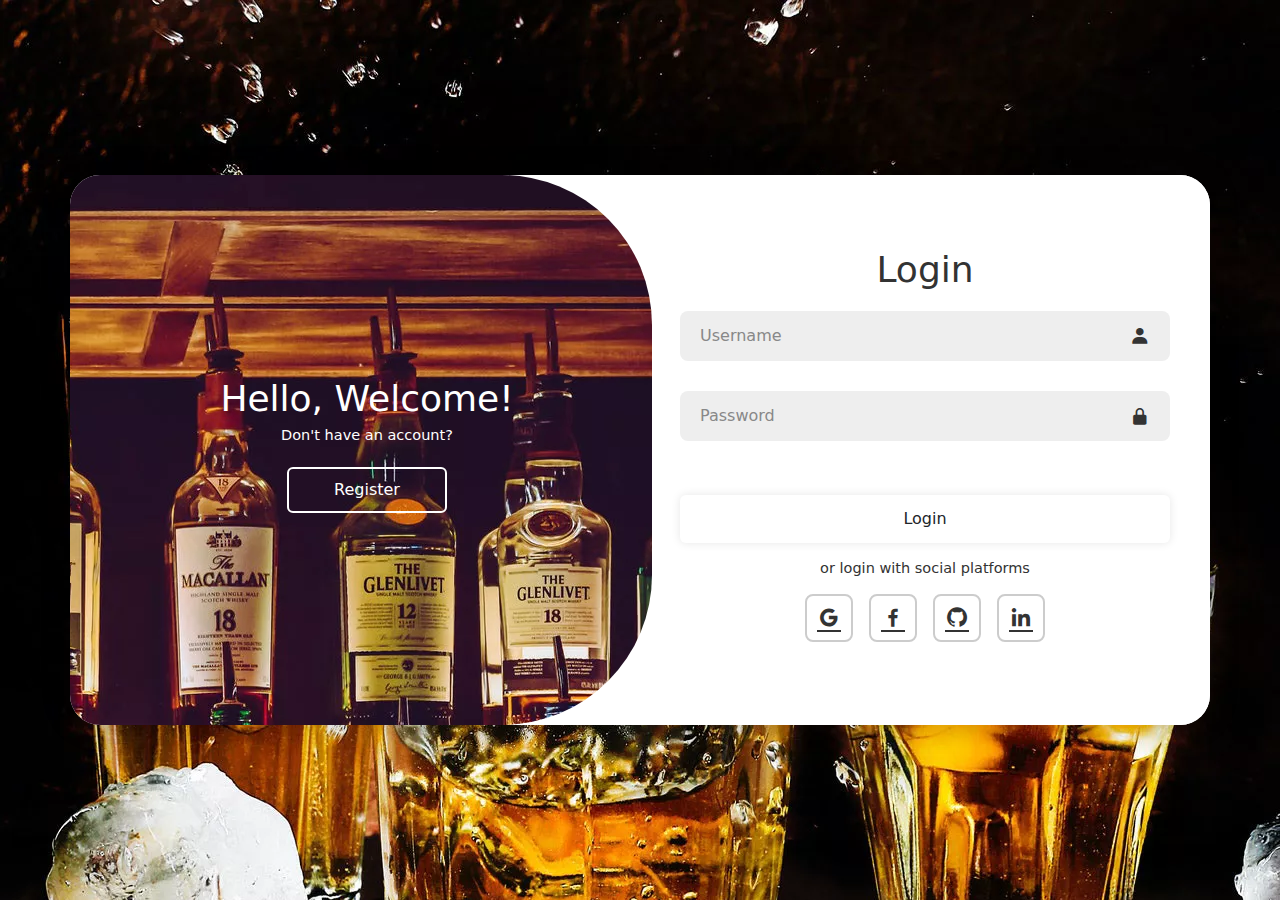
<file: login.html>
<!DOCTYPE html>
<html lang="en">
<head>
    <meta charset="UTF-8">
    <meta name="viewport" content="width=device-width, initial-scale=1.0">
    <link rel="stylesheet" href="assets/css/reset.css">
    <link rel="stylesheet" href="assets/css/login.scss">
    <link rel="stylesheet" href="assets/css/login.css">
    <link href="https://cdn.jsdelivr.net/npm/bootstrap@5.3.3/dist/css/bootstrap.min.css" rel="stylesheet" integrity="sha384-QWTKZyjpPEjISv5WaRU9OFeRpok6YctnYmDr5pNlyT2bRjXh0JMhjY6hW+ALEwIH" crossorigin="anonymous">
    <title>Signup</title>
    <link href="https://unpkg.com/boxicons@2.1.4/css/boxicons.min.css" rel="stylesheet">
</head>
<body>
    <div class="container">
        <div class="form-box login">
            <form action="#">
                <h1>Login</h1>
                <div class="input-box">
                    <input type="text" placeholder="Username" required>
                    <i class="bx bxs-user"></i>
                </div>
                <div class="input-box">
                    <input type="password" placeholder="Password" required>
                    <i class="bx bxs-lock-alt"></i>
                </div>
                <div class="forgot-link">
                    <a href="#">Forgot Password?</a>
                </div>
                <button type="submit" class="btn">Login</button>
                <p>or login with social platforms</p>
                <div class="social-icons">
                    <a href="#"><i class="bx bxl-google"></i></a>
                    <a href="#"><i class="bx bxl-facebook"></i></a>
                    <a href="#"><i class="bx bxl-github"></i></a>
                    <a href="#"><i class="bx bxl-linkedin"></i></a>
                </div>
            </form>
        </div>

        <div class="form-box register">
            <form action="#">
                <h1>Registration</h1>
                <div class="input-box">
                    <input type="text" placeholder="Username" required>
                    <i class="bx bxs-user"></i>
                </div>
                <div class="input-box">
                    <input type="email" placeholder="Email" required>
                    <i class="bx bxs-envelope"></i>
                </div>
                <div class="input-box">
                    <input type="password" placeholder="Password" required>
                    <i class="bx bxs-lock-alt"></i>
                </div>
                <button type="submit" class="btn">Register</button>
                <p>or register with social platforms</p>
                <div class="social-icons">
                    <a href="#"><i class="bx bxl-google"></i></a>
                    <a href="#"><i class="bx bxl-facebook"></i></a>
                    <a href="#"><i class="bx bxl-github"></i></a>
                    <a href="#"><i class="bx bxl-linkedin"></i></a>
                </div>
            </form>
        </div>

        <div class="toggle-box">
            <div class="toggle-panel toggle-left">
                <h1>Hello, Welcome!</h1>
                <p>Don't have an account?</p>
                <button class="btn register-btn">Register</button>
            </div>

            <div class="toggle-panel toggle-right">
                <h1>Welcome Back!</h1>
                <p>Already have an account?</p>
                <button class="btn login-btn">Login</button>
            </div>
        </div>
    </div>

    <script>
        const container = document.querySelector('.container');
        const registerBtn = document.querySelector('.register-btn');
        const loginBtn = document.querySelector('.login-btn');

        registerBtn.addEventListener('click', () => {
            container.classList.add('active');
        });

        loginBtn.addEventListener('click', () => {
            container.classList.remove('active');
        });
    </script>
</body>
</html>
</file>
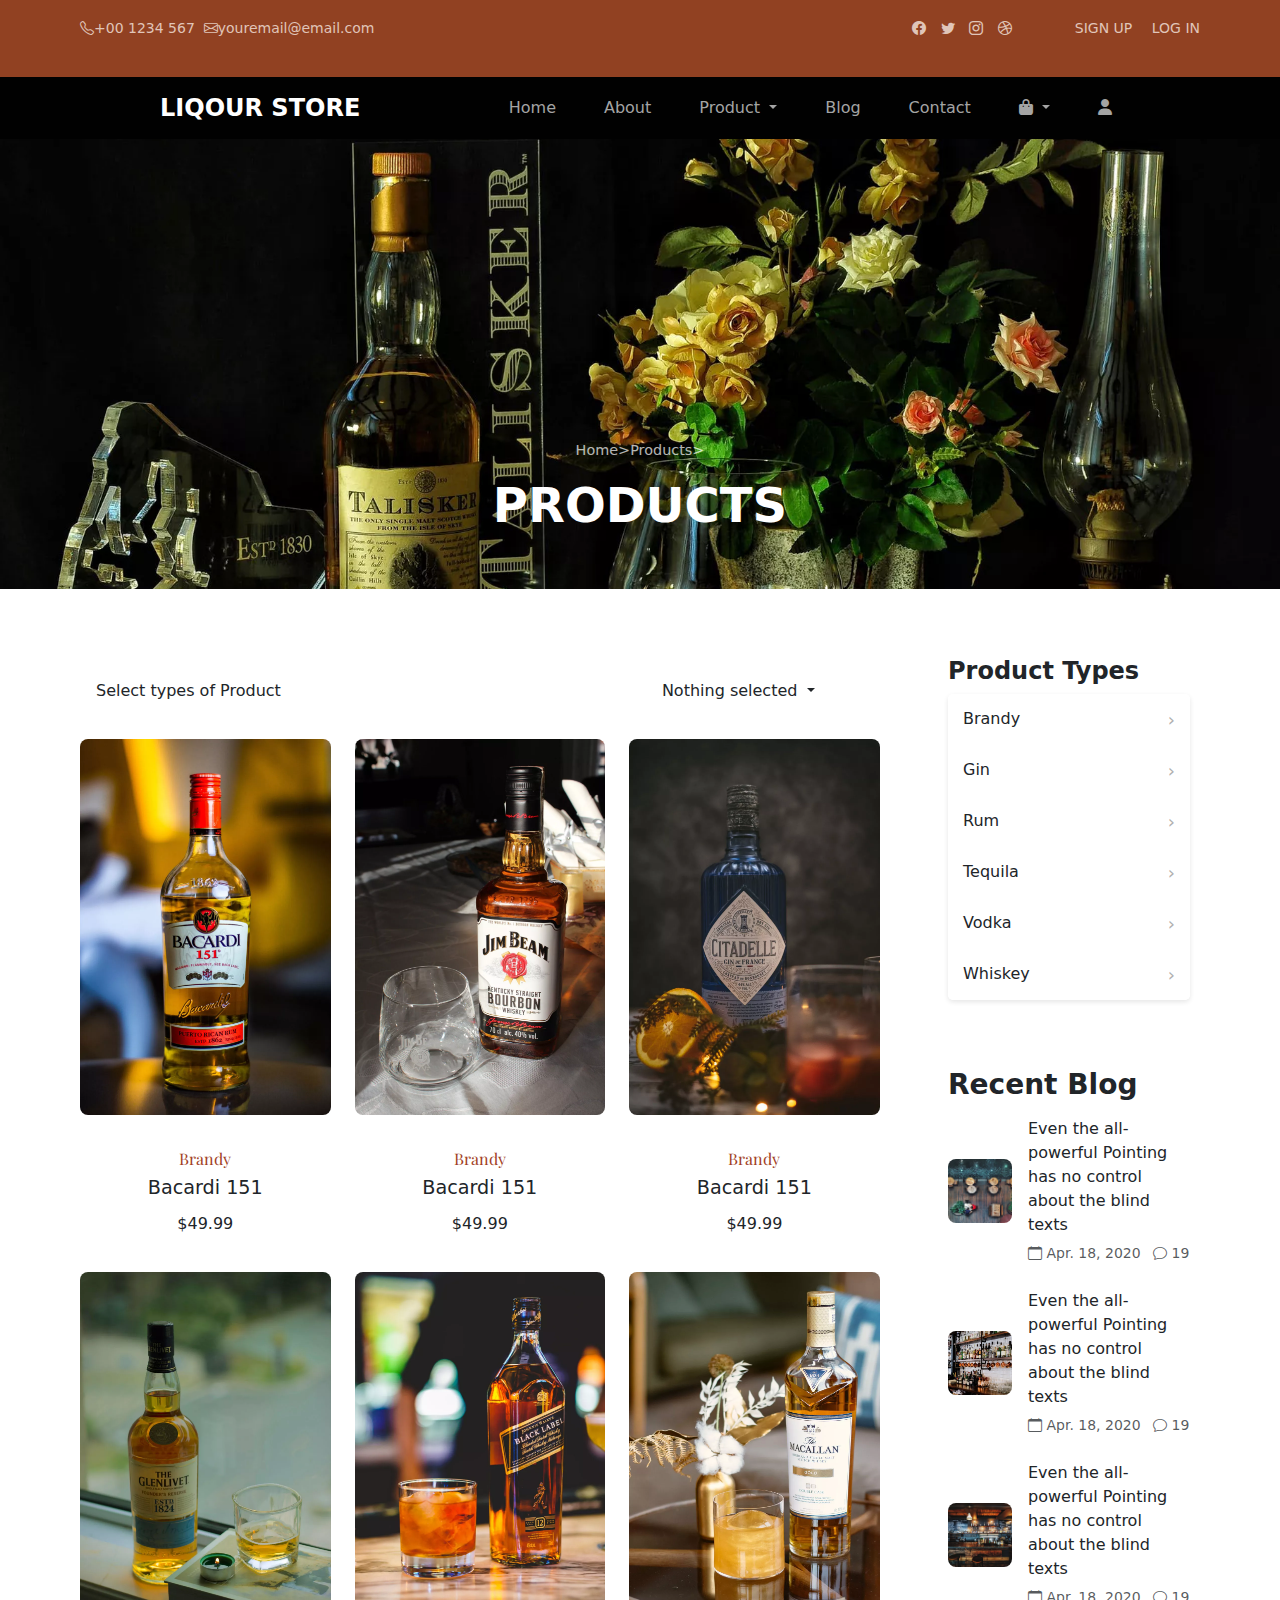
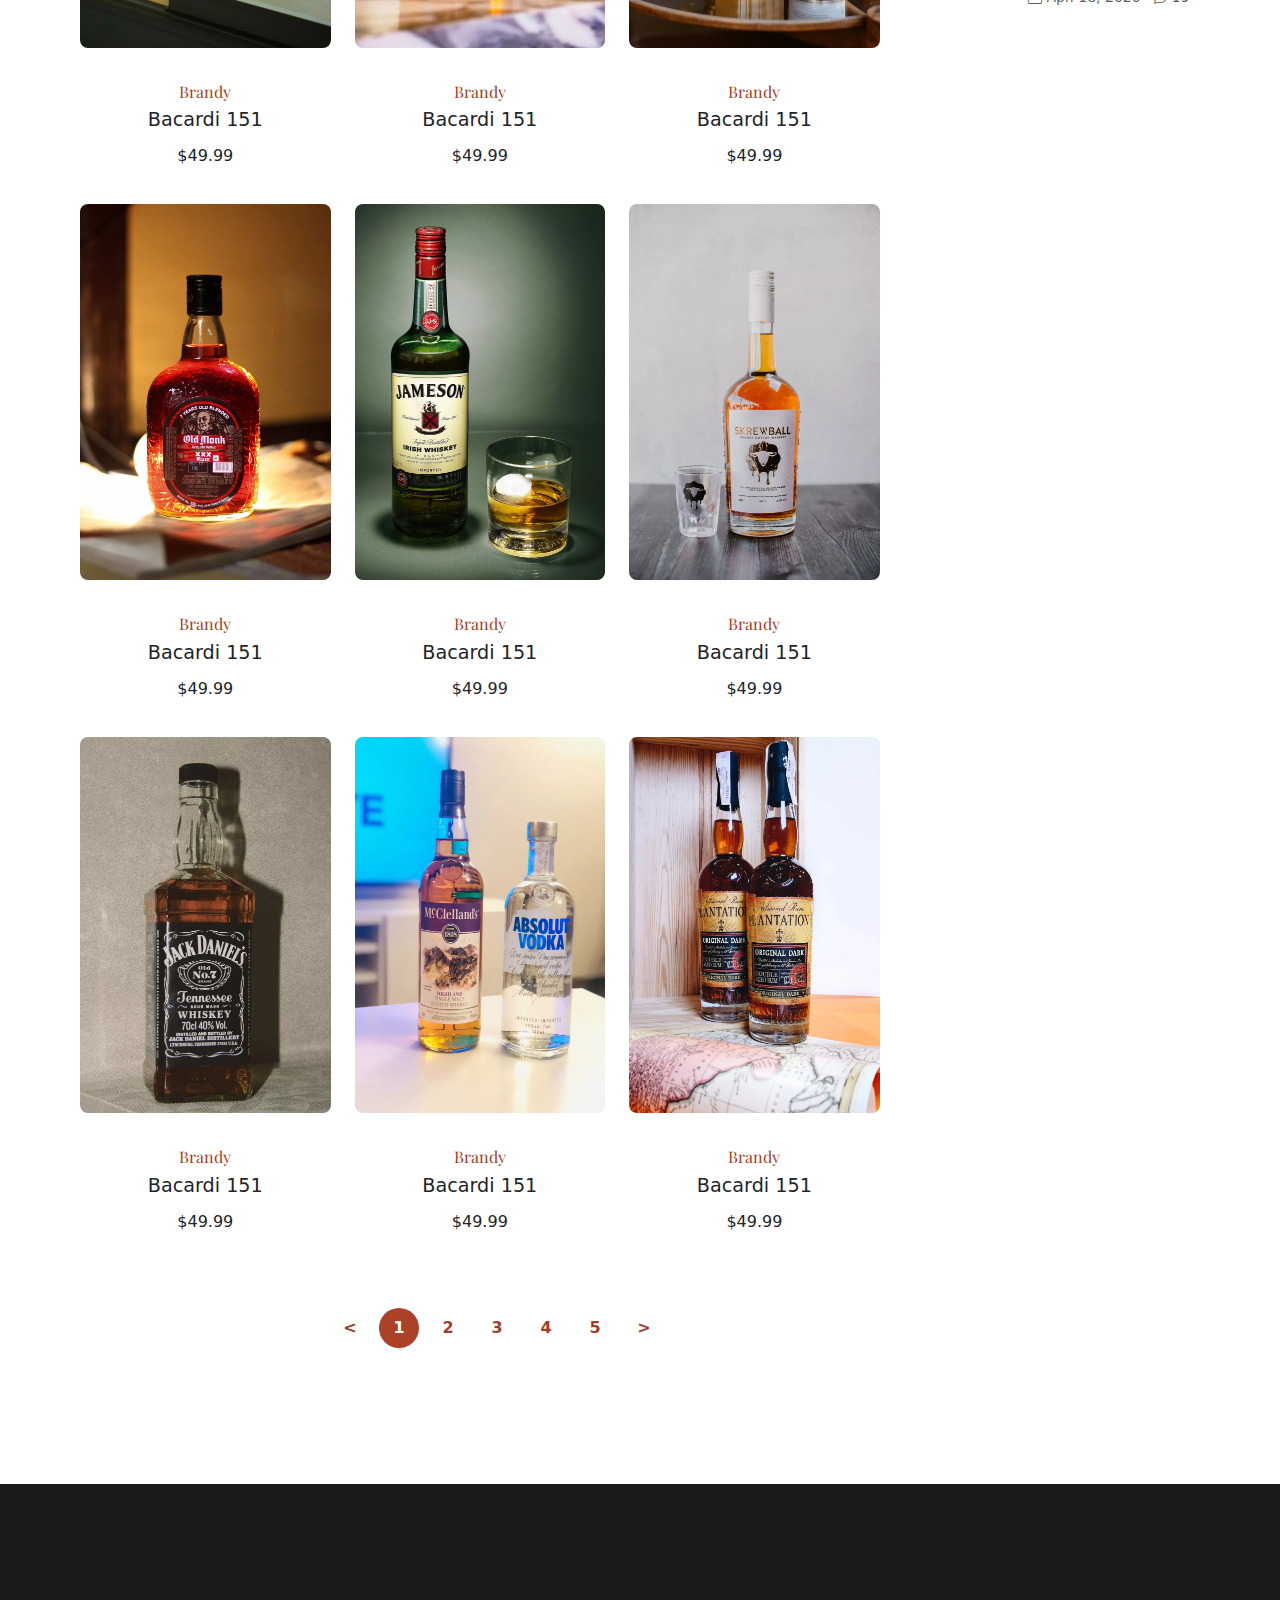
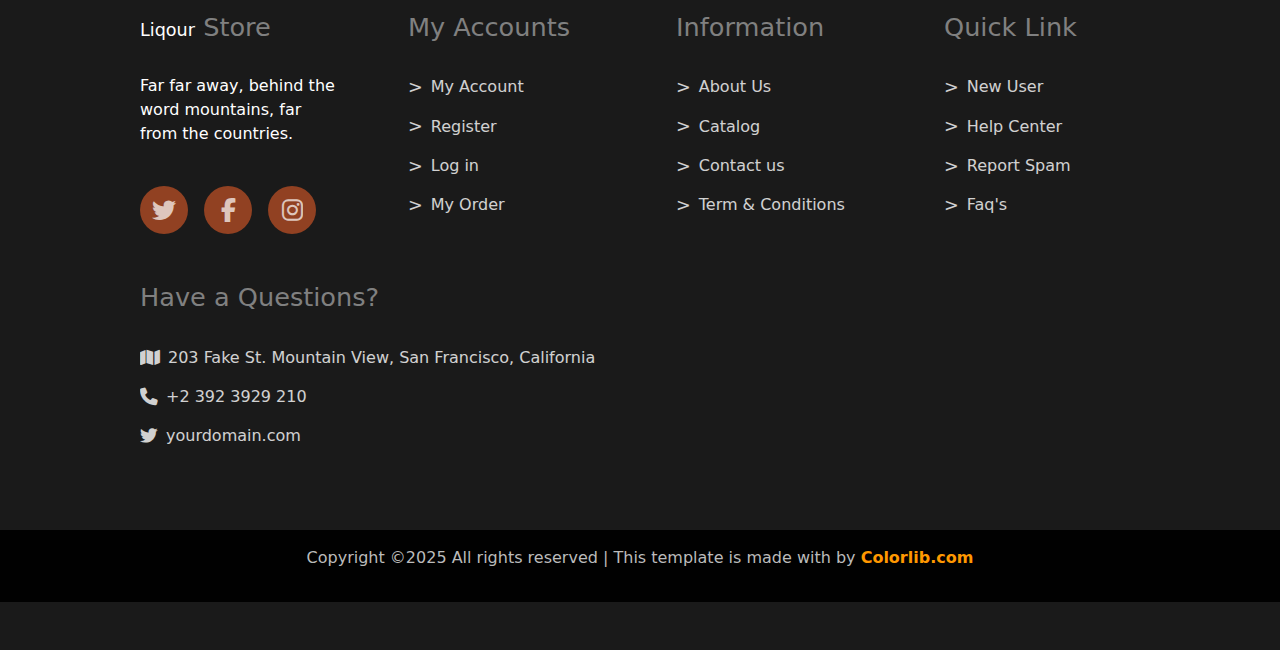
<file: product.html>
<!DOCTYPE html>
<html lang="en">
<head>
    <meta charset="UTF-8">
    <meta name="viewport" content="width=device-width, initial-scale=1.0">
    <link href="https://cdn.jsdelivr.net/npm/bootstrap@5.3.3/dist/css/bootstrap.min.css" rel="stylesheet" integrity="sha384-QWTKZyjpPEjISv5WaRU9OFeRpok6YctnYmDr5pNlyT2bRjXh0JMhjY6hW+ALEwIH" crossorigin="anonymous">
    <link rel="stylesheet" href="assets/css/product.scss">
    <link rel="stylesheet" href="assets/css/reset.css">
    <link rel="stylesheet" href="assets/css/product.css">
    <link rel="preconnect" href="https://fonts.googleapis.com">
<link rel="preconnect" href="https://fonts.gstatic.com" crossorigin>
<link href="https://fonts.googleapis.com/css2?family=Spirax&display=swap" rel="stylesheet">
    <link rel="preconnect" href="https://fonts.googleapis.com">
    <link rel="stylesheet" href="https://cdnjs.cloudflare.com/ajax/libs/font-awesome/6.7.2/css/all.min.css" integrity="sha512-Evv84Mr4kqVGRNSgIGL/F/aIDqQb7xQ2vcrdIwxfjThSH8CSR7PBEakCr51Ck+w+/U6swU2Im1vVX0SVk9ABhg==" crossorigin="anonymous" referrerpolicy="no-referrer" />
<link rel="preconnect" href="https://fonts.gstatic.com" crossorigin>
<link href="https://fonts.googleapis.com/css2?family=Playfair+Display:ital,wght@0,400..900;1,400..900&display=swap" rel="stylesheet">
    <link rel="stylesheet" href="https://cdn.jsdelivr.net/npm/bootstrap-icons/font/bootstrap-icons.css">
</head>
<body>

    <header class="top-header">
        <div class="container">
            <div class="row align-items-center">
                <div class="col-md-6 d-flex align-items-center">
                    <i class="bi bi-telephone"></i> +00 1234 567 &nbsp;
                    <i class="bi bi-envelope"></i> youremail@email.com
                </div>
                <div class="col-md-6 text-end">
                    <div class="social-icons d-inline">
                        <a href="#"><i class="bi bi-facebook"></i></a>
                        <a href="#"><i class="bi bi-twitter"></i></a>
                        <a href="#"><i class="bi bi-instagram"></i></a>
                        <a href="#"><i class="bi bi-dribbble"></i></a>
                    </div>
                    <div class="auth-links d-inline">
                        <a href="signup.html">SIGN UP</a>
                        <a href="login.html">LOG IN</a>
                    </div>
                </div>
            </div>
        </div>
    </header>
    

    <nav class="navbar navbar-expand-lg">
        <div class="container-fluid">
            <a class="navbar-brand fw-bold" href="index.html">LIQOUR STORE</a>
            <button class="navbar-toggler" type="button" data-bs-toggle="collapse" data-bs-target="#navbarNav"
        aria-controls="navbarNav" aria-expanded="false" aria-label="Toggle navigation">
    MENU
</button>

            <div class="collapse navbar-collapse justify-content-end" id="navbarNav">
                <ul class="navbar-nav">
                    <li class="nav-item">
                        <a class="nav-link active" href="./index.html">Home</a>
                    </li>
                    <li class="nav-item">
                        <a class="nav-link" href="about.html">About</a>
                    </li>
                    <li class="nav-item dropdown">
                        <a class="nav-link dropdown-toggle" href="#" role="button" data-bs-toggle="dropdown" aria-expanded="false">
                          Product
                        </a>
                        <ul class="dropdown-menu">
                          <li><a class="dropdown-item" href="product.html">Product</a></li>
                          <li><a class="dropdown-item" href="singleproduct.html">Single product</a></li>
                          <li><a class="dropdown-item" href="cart.html">Cart</a></li>
                          <li><a class="dropdown-item" href="#">Checkout</a></li>
                        </ul>
                      </li>
                      <li class="nav-item">
                        <a class="nav-link" href="./blog.html">Blog</a>
                    </li>

                    <li class="nav-item">
                        <a class="nav-link" href="./contact.html">Contact</a>
                    </li>
                    <li class="nav-item dropdown">
                        <a class="nav-link dropdown-toggle" href="#" id="shoppingBagDropdown" role="button" data-bs-toggle="dropdown" aria-expanded="false">
                            <i class="fa-solid fa-bag-shopping"></i> 
                        </a>
                        <!-- <ul class="dropdown-menu" aria-labelledby="shoppingBagDropdown">
                            <li><a class="dropdown-item" href="product.html">Product</a></li>
                            <li><a class="dropdown-item" href="#">Single product</a></li>
                            <li><a class="dropdown-item" href="#">Cart</a></li>
                            <li><a class="dropdown-item" href="#">Checkout</a></li>
                        </ul> -->
                    </li>
                    
                    <li class="nav-item">
                        <a class="nav-link" href="login.html">
                            <i class="fa-solid fa-user"></i> 
                        </a>
                    </li>
                </ul>
            </div>
        </div>
    </nav>


    <div class="hero-wrap" style="background-image: url(assets/img/bg_2.jpg);" data-stellar-background-ratio="0.5">
        <div class="overlay"></div>
        <div class="container">
          <div class="row no-gutters slider-text align-items-center justify-content-center">
            <div class="col-md-8 ftco-animate d-flex align-items-end">
                <div class="text w-100 text-center">
                    <p>Home>Products></p>
                  <h1 class="mb-4">Products</h1>
                    </div>
            </div>
          </div>
        </div>
      </div>




<div class="container">
    <div class="row main_row">

        <div class="col-9 main-content">

            <div class="row">
               <div class="col-12">
                <div class="text">
                    <ul class="firstul">
                        <li>Select types of Product</li>
                        <li class="nav-item dropdown">
                        <a class="nav-link dropdown-toggle" href="#" role="button" data-bs-toggle="dropdown" aria-expanded="false">
                          Nothing selected 
                        </a>
                        <ul class="dropdown-menu">
                          <li><a class="dropdown-item" href="#">Brandy</a></li> 
                          <li><a class="dropdown-item" href="#">Gin</a></li> 
                          <li><a class="dropdown-item" href="#">Rum</a></li> 
                          <li><a class="dropdown-item" href="#">Tequila</a></li> 
                        <li><a class="dropdown-item" href="#">Vodka</a></li> 
                          <li><a class="dropdown-item" href="#">Whiskey</a></li>  </ul> 
                      </li>
                    </ul>
                </div>
               </div>
            
            </div>



            <div class="row">
                <div class="col-4">
                    <div class="image">
                        <img src="assets/img/prod-1.jpg" alt="">
                        <div class="icons">
                            <i class="fa  fa-bag-shopping"></i>
                            <i class="fa fa-heart"></i>
                            <i class="fa fa-eye"></i>
                        </div>
                        <div class="text">
                            <span>Brandy</span>
                            <h2>Bacardi 151</h2>
                            <p>$49.99</p>
                        </div>
                    </div>
                </div>
                <div class="col-4">
                    <div class="image">
                        <img src="assets/img/prod-2.jpg" alt="">
                        <div class="icons">
                            <i class="fa  fa-bag-shopping"></i>
                            <i class="fa fa-heart"></i>
                            <i class="fa fa-eye"></i>
                        </div>
                        <div class="text">
                            <span>Brandy</span>
                            <h2>Bacardi 151</h2>
                            <p>$49.99</p>
                        </div>
                    </div>
                </div><div class="col-4">
                    <div class="image">
                        <img src="assets/img/prod-3.jpg" alt="">
                        <div class="icons">
                            <i class="fa  fa-bag-shopping"></i>
                            <i class="fa fa-heart"></i>
                            <i class="fa fa-eye"></i>
                        </div>
                        <div class="text">
                            <span>Brandy</span>
                            <h2>Bacardi 151</h2>
                            <p>$49.99</p>
                        </div>
                    </div>
                </div>
            </div>
            <div class="row">
                <div class="col-4">
                    <div class="image">
                        <img src="assets/img/prod-4.jpg" alt="">
                        <div class="icons">
                            <i class="fa  fa-bag-shopping"></i>
                            <i class="fa fa-heart"></i>
                            <i class="fa fa-eye"></i>
                        </div>
                        <div class="text">
                            <span>Brandy</span>
                            <h2>Bacardi 151</h2>
                            <p>$49.99</p>
                        </div>
                    </div>
                </div>
                <div class="col-4">
                    <div class="image">
                        <img src="assets/img/prod-5.jpg" alt="">
                        <div class="icons">
                            <i class="fa  fa-bag-shopping"></i>
                            <i class="fa fa-heart"></i>
                            <i class="fa fa-eye"></i>
                        </div>
                        <div class="text">
                            <span>Brandy</span>
                            <h2>Bacardi 151</h2>
                            <p>$49.99</p>
                        </div>
                    </div>
                </div><div class="col-4">
                    <div class="image">
                        <img src="assets/img/prod-6.jpg" alt="">
                        <div class="icons">
                            <i class="fa  fa-bag-shopping"></i>
                            <i class="fa fa-heart"></i>
                            <i class="fa fa-eye"></i>
                        </div>
                        <div class="text">
                            <span>Brandy</span>
                            <h2>Bacardi 151</h2>
                            <p>$49.99</p>
                        </div>
                    </div>
                </div>
            </div>
            <div class="row">
                <div class="col-4">
                    <div class="image">
                        <img src="assets/img/prod-7.jpg" alt="">
                        <div class="icons">
                            <i class="fa  fa-bag-shopping"></i>
                            <i class="fa fa-heart"></i>
                            <i class="fa fa-eye"></i>
                        </div>
                        <div class="text">
                            <span>Brandy</span>
                            <h2>Bacardi 151</h2>
                            <p>$49.99</p>
                        </div>
                    </div>
                </div>
                <div class="col-4">
                    <div class="image">
                        <img src="assets/img/prod-8.jpg" alt="">
                        <div class="icons">
                            <i class="fa  fa-bag-shopping"></i>
                            <i class="fa fa-heart"></i>
                            <i class="fa fa-eye"></i>
                        </div>
                        <div class="text">
                            <span>Brandy</span>
                            <h2>Bacardi 151</h2>
                            <p>$49.99</p>
                        </div>
                    </div>
                </div><div class="col-4">
                    <div class="image">
                        <img src="assets/img/prod-9.jpg" alt="">
                        <div class="icons">
                            <i class="fa  fa-bag-shopping"></i>
                            <i class="fa fa-heart"></i>
                            <i class="fa fa-eye"></i>
                        </div>
                        <div class="text">
                            <span>Brandy</span>
                            <h2>Bacardi 151</h2>
                            <p>$49.99</p>
                        </div>
                    </div>
                </div>
            </div>
            <div class="row">
                <div class="col-4">
                    <div class="image">
                        <img src="assets/img/prod-10.jpg" alt="">
                        <div class="icons">
                            <i class="fa  fa-bag-shopping"></i>
                            <i class="fa fa-heart"></i>
                            <i class="fa fa-eye"></i>
                        </div>
                        <div class="text">
                            <span>Brandy</span>
                            <h2>Bacardi 151</h2>
                            <p>$49.99</p>
                        </div>
                    </div>
                </div>
                <div class="col-4">
                    <div class="image">
                        <img src="assets/img/prod-11.jpg" alt="">
                        <div class="icons">
                            <i class="fa  fa-bag-shopping"></i>
                            <i class="fa fa-heart"></i>
                            <i class="fa fa-eye"></i>
                        </div>
                        <div class="text">
                            <span>Brandy</span>
                            <h2>Bacardi 151</h2>
                            <p>$49.99</p>
                        </div>
                    </div>
                </div>
                <div class="col-4">
                    <div class="image">
                        <img src="assets/img/prod-12.jpg" alt="">
                        <div class="icons">
                            <i class="fa  fa-bag-shopping"></i>
                            <i class="fa fa-heart"></i>
                            <i class="fa fa-eye"></i>
                        </div>
                        <div class="text">
                            <span>Brandy</span>
                            <h2>Bacardi 151</h2>
                            <p>$49.99</p>
                        </div>
                    </div>
                </div>
            </div>
            <div class="container mt-5 d-flex justify-content-center">
                <nav>
                    <ul class="pagination">
                        <li class="page-item">
                            <a class="page-link" href="#" aria-label="Previous">&lt;</a>
                        </li>
                        <li class="page-item active"><a class="page-link" href="#">1</a></li>
                        <li class="page-item"><a class="page-link" href="#">2</a></li>
                        <li class="page-item"><a class="page-link" href="#">3</a></li>
                        <li class="page-item"><a class="page-link" href="#">4</a></li>
                        <li class="page-item"><a class="page-link" href="#">5</a></li>
                        <li class="page-item">
                            <a class="page-link" href="#" aria-label="Next">&gt;</a>
                        </li>
                    </ul>
                </nav>
            </div>
        </div>


        <div class="col-3 sidebar">
            <div class="container mt-5">
                <h4 class="fw-bold">Product Types</h4>
                <ul class="list-group product-list">
                    <li class="list-group-item d-flex justify-content-between align-items-center">
                        Brandy <span class="arrow">&rsaquo;</span>
                    </li>
                    <li class="list-group-item d-flex justify-content-between align-items-center">
                        Gin <span class="arrow">&rsaquo;</span>
                    </li>
                    <li class="list-group-item d-flex justify-content-between align-items-center">
                        Rum <span class="arrow">&rsaquo;</span>
                    </li>
                    <li class="list-group-item d-flex justify-content-between align-items-center">
                        Tequila <span class="arrow">&rsaquo;</span>
                    </li>
                    <li class="list-group-item d-flex justify-content-between align-items-center">
                        Vodka <span class="arrow">&rsaquo;</span>
                    </li>
                    <li class="list-group-item d-flex justify-content-between align-items-center">
                        Whiskey <span class="arrow">&rsaquo;</span>
                    </li>
                </ul>
            </div>
            <div class="container mt-5">
                <h3 class="fw-bold">Recent Blog</h3>
                <div class="blog-list mt-3">
                    <div class="blog-item d-flex align-items-center mb-4">
                        <img src="assets/img/image_1.jpg" alt="Blog Image" class="blog-img">
                        <div class="blog-content ms-3">
                            <p class="mb-1">Even the all-powerful Pointing has no control about the blind texts</p>
                            <small class="text-muted">
                                <i class="bi bi-calendar"></i> Apr. 18, 2020 
                                <i class="bi bi-chat ms-2"></i> 19
                            </small>
                        </div>
                    </div>
                    <div class="blog-item d-flex align-items-center mb-4">
                        <img src="assets/img/image_2.jpg" alt="Blog Image" class="blog-img">
                        <div class="blog-content ms-3">
                            <p class="mb-1">Even the all-powerful Pointing has no control about the blind texts</p>
                            <small class="text-muted">
                                <i class="bi bi-calendar"></i> Apr. 18, 2020 
                                <i class="bi bi-chat ms-2"></i> 19
                            </small>
                        </div>
                    </div>
                    <div class="blog-item d-flex align-items-center mb-4">
                        <img src="assets/img/image_3.jpg" alt="Blog Image" class="blog-img">
                        <div class="blog-content ms-3">
                            <p class="mb-1">Even the all-powerful Pointing has no control about the blind texts</p>
                            <small class="text-muted">
                                <i class="bi bi-calendar"></i> Apr. 18, 2020 
                                <i class="bi bi-chat ms-2"></i> 19
                            </small>
                        </div>
                    </div>
                </div>
            </div>
        </div>


        


    </div>
</div>

   

 <footer class="main_footer">
    <div class="row footer_value">
        <div class="col-2">
            <h1><span><a href="#">Liqour</a></span> Store</h1>
            <p>Far far away, behind the word mountains, far from the countries.</p>
            <div class="circles">
                <div class="circle"><i class="fa-brands fa-twitter"></i></div>
                <div class="circle"><i class="fa-brands fa-facebook-f"></i></div>
                <div class="circle"><i class="fa-brands fa-instagram"></i></div>
            </div>
        
        </div>
        <div class="col-2 ">
            <h1>My Accounts</h1>
            <ul>
                <li><a href="#">></a>My Account</li>
                <li><a href="#">></a>Register</li>
                <li><a href="#">></a>Log in</li>
                <li><a href="#">></a>My Order</li>
            </ul>
        </div>
        <div class="col-2 ">
            <h1>Information</h1>
            <ul>
                <li><a href="#">></a>About Us</li>
                <li><a href="#">></a>Catalog</li>
                <li><a href="#">></a>Contact us</li>
                <li><a href="#">></a>Term & Conditions</li>
            </ul>
        </div>
        <div class="col-2 ">
            <h1>Quick Link            </h1>
            <ul>
                <li><a href="#">></a>New User</li>
                <li><a href="#">></a>Help Center</li>
                <li><a href="#">></a>Report Spam</li>
                <li><a href="#">></a>Faq's</li>
            </ul>
        </div>
        <div class="col-2 ">
            <h1>Have a Questions?</h1>
            <ul>
                <li><a href="#"><i class="fa-solid fa-map"></i></a>	203 Fake St. Mountain View, San Francisco, California</li>
                <li><a href="#"><i class="fa-solid fa-phone"></i></a>	+2 392 3929 210</li>
                <li><a href="#"><i class="fa-brands fa-twitter"></i></a>yourdomain.com</li>
            </ul>
        </div>
    </div>

    <div class="row footer_two">
        <div class="col-12">
            <div class="text">
                <p>Copyright ©2025 All rights reserved | This template is made with  by <a href="">Colorlib.com</a></p>
            </div>
        </div>
    </div>
    
</footer> 


<script src="https://cdn.jsdelivr.net/npm/bootstrap@5.3.3/dist/js/bootstrap.bundle.min.js" integrity="sha384-YvpcrYf0tY3lHB60NNkmXc5s9fDVZLESaAA55NDzOxhy9GkcIdslK1eN7N6jIeHz" crossorigin="anonymous"></script>

</body>
</html>
</file>
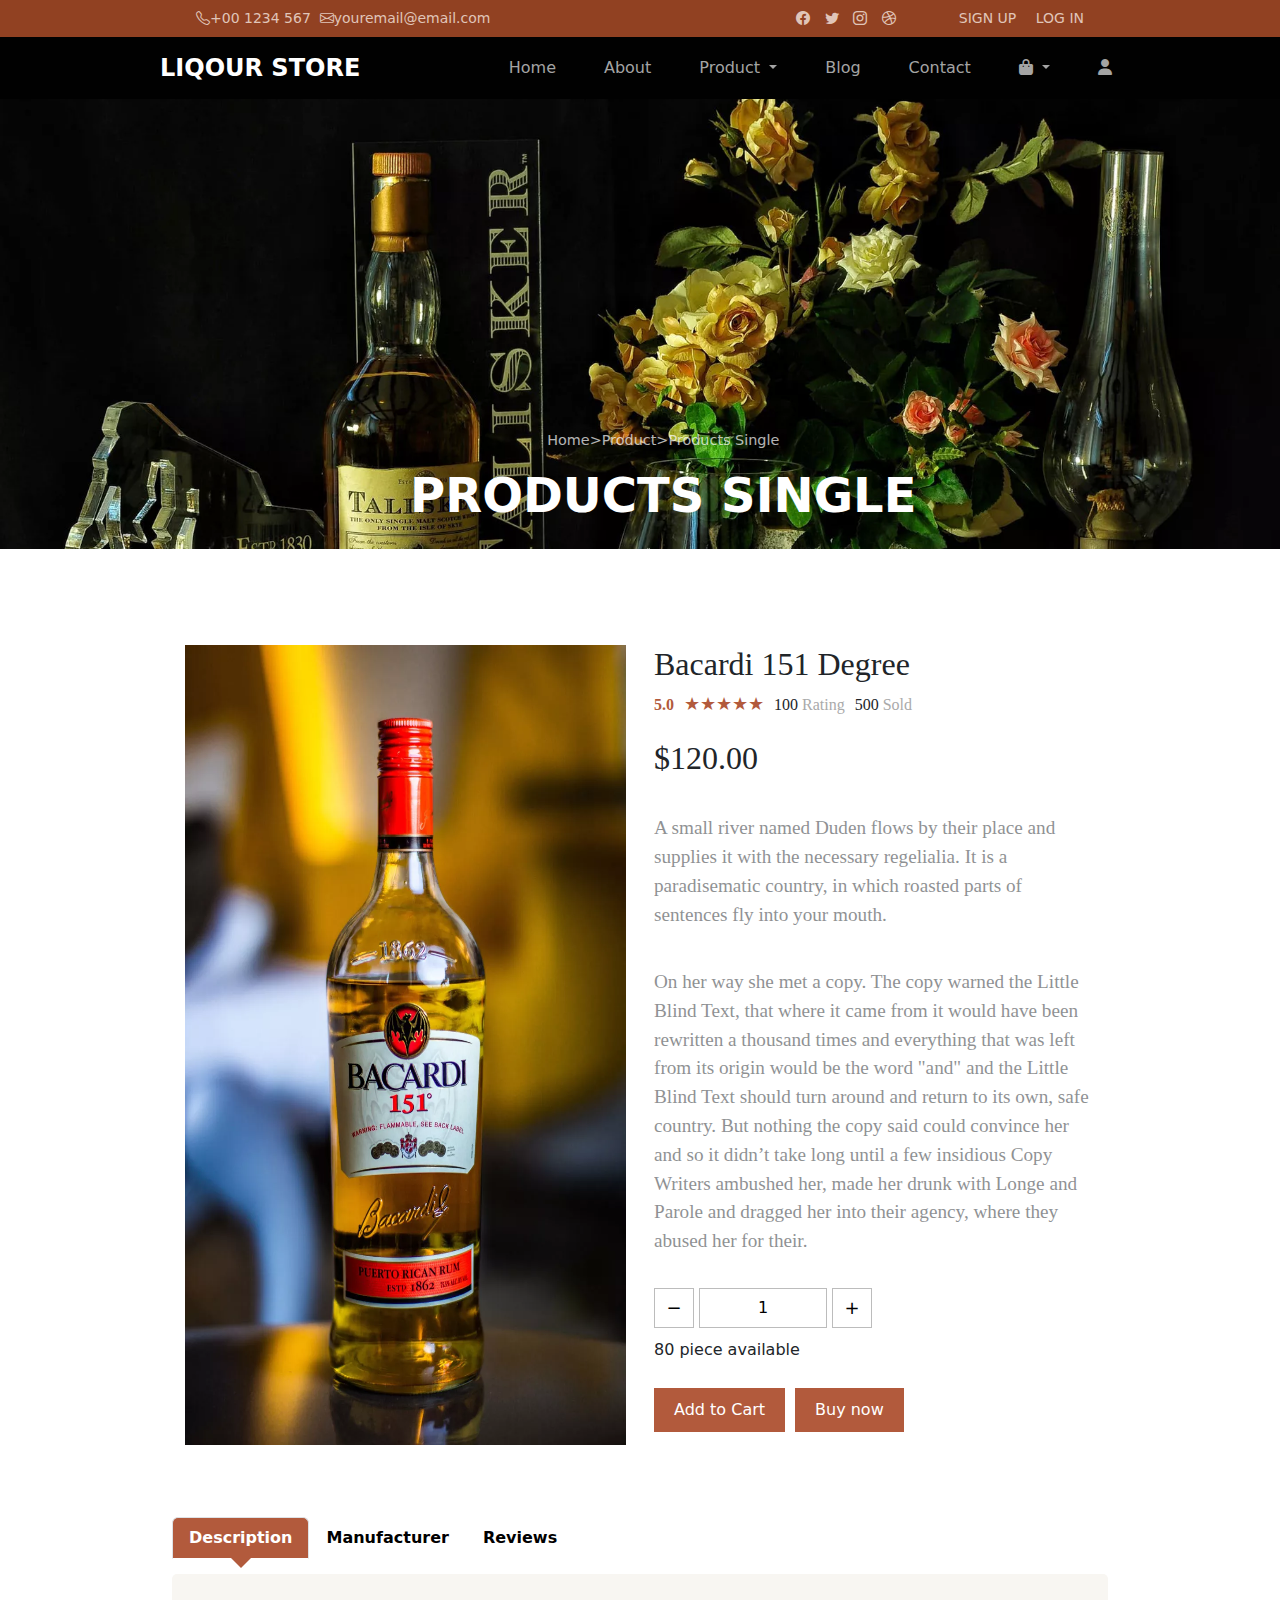
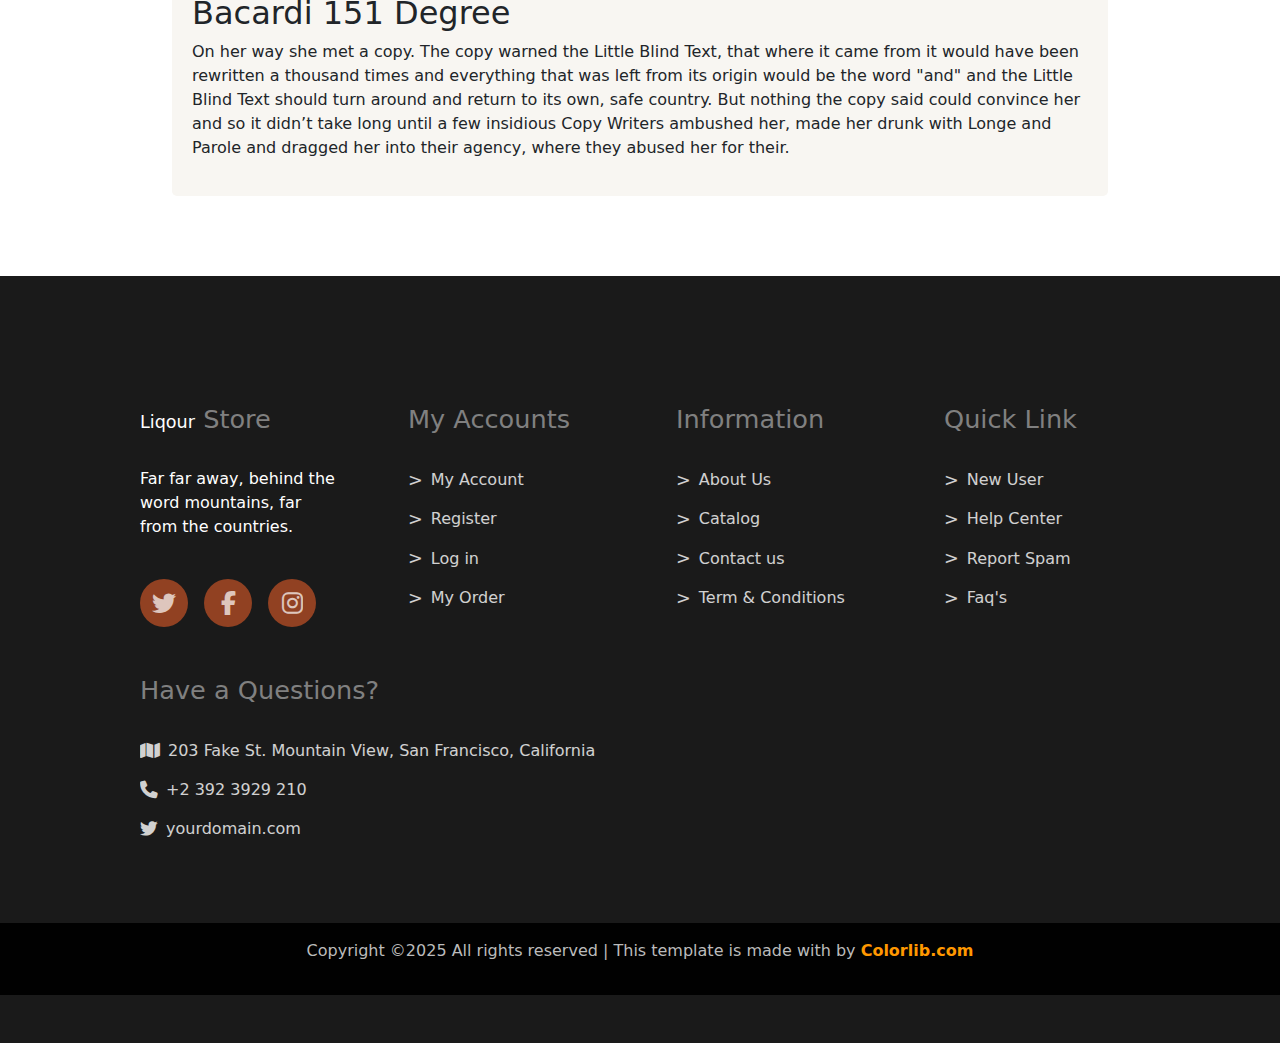
<file: singleproduct.html>
<!DOCTYPE html>
<html lang="en">
<head>
    <meta charset="UTF-8">
    <meta name="viewport" content="width=device-width, initial-scale=1.0">
    <link href="https://cdn.jsdelivr.net/npm/bootstrap@5.3.3/dist/css/bootstrap.min.css" rel="stylesheet" integrity="sha384-QWTKZyjpPEjISv5WaRU9OFeRpok6YctnYmDr5pNlyT2bRjXh0JMhjY6hW+ALEwIH" crossorigin="anonymous">
    <link rel="stylesheet" href="assets/css/singleproduct.scss">
    <link rel="stylesheet" href="assets/css/reset.css">
    <link rel="stylesheet" href="assets/css/singleproduct.css">
    <link rel="preconnect" href="https://fonts.googleapis.com">
<link rel="preconnect" href="https://fonts.gstatic.com" crossorigin>
<link href="https://fonts.googleapis.com/css2?family=Spirax&display=swap" rel="stylesheet">
    <link rel="preconnect" href="https://fonts.googleapis.com">
    <link rel="stylesheet" href="https://cdnjs.cloudflare.com/ajax/libs/font-awesome/6.7.2/css/all.min.css" integrity="sha512-Evv84Mr4kqVGRNSgIGL/F/aIDqQb7xQ2vcrdIwxfjThSH8CSR7PBEakCr51Ck+w+/U6swU2Im1vVX0SVk9ABhg==" crossorigin="anonymous" referrerpolicy="no-referrer" />
<link rel="preconnect" href="https://fonts.gstatic.com" crossorigin>
<link href="https://fonts.googleapis.com/css2?family=Playfair+Display:ital,wght@0,400..900;1,400..900&display=swap" rel="stylesheet">
    <link rel="stylesheet" href="https://cdn.jsdelivr.net/npm/bootstrap-icons/font/bootstrap-icons.css">
</head>
<body>


    <header class="top-header">
        <div class="container">
            <div class="row align-items-center">
                <div class="col-md-6 d-flex align-items-center">
                    <i class="bi bi-telephone"></i> +00 1234 567 &nbsp;
                    <i class="bi bi-envelope"></i> youremail@email.com
                </div>
                <div class="col-md-6 text-end">
                    <div class="social-icons d-inline">
                        <a href="#"><i class="bi bi-facebook"></i></a>
                        <a href="#"><i class="bi bi-twitter"></i></a>
                        <a href="#"><i class="bi bi-instagram"></i></a>
                        <a href="#"><i class="bi bi-dribbble"></i></a>
                    </div>
                    <div class="auth-links d-inline">
                        <a href="signup.html">SIGN UP</a>
                        <a href="login.html">LOG IN</a>
                    </div>
                </div>
            </div>
        </div>
    </header>
    

    <nav class="navbar navbar-expand-lg">
        <div class="container-fluid">
            <a class="navbar-brand fw-bold" href="index.html">LIQOUR STORE</a>
            <button class="navbar-toggler" type="button" data-bs-toggle="collapse" data-bs-target="#navbarNav"
        aria-controls="navbarNav" aria-expanded="false" aria-label="Toggle navigation">
    MENU
</button>

            <div class="collapse navbar-collapse justify-content-end" id="navbarNav">
                <ul class="navbar-nav">
                    <li class="nav-item">
                        <a class="nav-link active" href="./index.html">Home</a>
                    </li>
                    <li class="nav-item">
                        <a class="nav-link" href="about.html">About</a>
                    </li>
                    <li class="nav-item dropdown">
                        <a class="nav-link dropdown-toggle" href="#" role="button" data-bs-toggle="dropdown" aria-expanded="false">
                          Product
                        </a>
                        <ul class="dropdown-menu">
                          <li><a class="dropdown-item" href="product.html">Product</a></li>
                          <li><a class="dropdown-item" href="singleproduct.html">Single product</a></li>
                          <li><a class="dropdown-item" href="cart.html">Cart</a></li>
                          <li><a class="dropdown-item" href="#">Checkout</a></li>
                        </ul>
                      </li>
                      <li class="nav-item">
                        <a class="nav-link" href="./blog.html">Blog</a>
                    </li>

                    <li class="nav-item">
                        <a class="nav-link" href="./contact.html">Contact</a>
                    </li>
                    <li class="nav-item dropdown">
                        <a class="nav-link dropdown-toggle" href="#" id="shoppingBagDropdown" role="button" data-bs-toggle="dropdown" aria-expanded="false">
                            <i class="fa-solid fa-bag-shopping"></i> 
                        </a>
                        <!-- <ul class="dropdown-menu" aria-labelledby="shoppingBagDropdown">
                            <li><a class="dropdown-item" href="product.html">Product</a></li>
                            <li><a class="dropdown-item" href="#">Single product</a></li>
                            <li><a class="dropdown-item" href="#">Cart</a></li>
                            <li><a class="dropdown-item" href="#">Checkout</a></li>
                        </ul> -->
                    </li>
                    
                    <li class="nav-item">
                        <a class="nav-link" href="login.html">
                            <i class="fa-solid fa-user"></i> 
                        </a>
                    </li>
                </ul>
            </div>
        </div>
    </nav>
    
    


    <div class="hero-wrap" style="background-image: url(assets/img/bg_2.jpg);" data-stellar-background-ratio="0.5">
        <div class="overlay"></div>
        <div class="container">
          <div class="row no-gutters slider-text align-items-center justify-content-center">
            <div class="col-md-8 ftco-animate d-flex align-items-end">
                <div class="text w-100 text-center">
                    <p>Home>Product>Products Single</p>
                  <h1 class="mb-4">Products Single</h1>
                    </div>
            </div>
          </div>
        </div>
      </div>



      <section id="desiremeets">
        <div class="desiremeets">
            <div class="row gap-1 d-flex align-items-center justify-content-center">
                <div class="col-6">
                    <div class="image">
                        <img src="assets/img/prod-1.jpg" alt="">
                    </div>
                </div>
                <div class="col-6 text ">
                    <div class="product-details">
                        <h2>Bacardi 151 Degree</h2>
                        <div class="ratings">
                            <span class="rating-score">5.0</span>
                            <span class="stars">★★★★★</span>
                            <span class="rating-count">100 <span class="light-text">Rating</span></span>
                            <span class="sold-count">500 <span class="light-text">Sold</span></span>
                        </div>
                        <div class="price">$120.00</div>
                        <div class="mini_text">
                            <p>A small river named Duden flows by their place and supplies it with the necessary regelialia. It is a paradisematic country, in which roasted parts of sentences fly into your mouth.

                            </p>
                            <p>On her way she met a copy. The copy warned the Little Blind Text, that where it came from it would have been rewritten a thousand times and everything that was left from its origin would be the word "and" and the Little Blind Text should turn around and return to its own, safe country. But nothing the copy said could convince her and so it didn’t take long until a few insidious Copy Writers ambushed her, made her drunk with Longe and Parole and dragged her into their agency, where they abused her for their.</p>
                        </div>
                    </div>

                    <div class="quantity-container">
                        <button class="quantity-btn" id="decrease">−</button>
                        <input type="text" id="quantity" value="1" readonly>
                        <button class="quantity-btn" id="increase">+</button>
                    </div>
                    
                    <p class="availability">80 piece available</p>
                    
                    <div class="buttons">
                        <button class="cart-btn">Add to Cart</button>
                        <button class="buy-btn">Buy now</button>
                    </div>
                    
                    </div>
            </div>
        </div>
    </section>



    
<div class="container mt-4">
    <ul class="nav nav-tabs">
        <li class="nav-item"><a class="nav-link active" data-bs-toggle="tab" href="#desc">Description</a></li>
        <li class="nav-item"><a class="nav-link" data-bs-toggle="tab" href="#manuf">Manufacturer</a></li>
        <li class="nav-item"><a class="nav-link" data-bs-toggle="tab" href="#reviews">Reviews</a></li>
    </ul>

    <div class="tab-content mt-3">
        <div id="desc" class="tab-pane fade show active">
            <h2>Bacardi 151 Degree</h2>
            <p>On her way she met a copy. The copy warned the Little Blind Text, that where it came from it would have been rewritten a thousand times and everything that was left from its origin would be the word "and" and the Little Blind Text should turn around and return to its own, safe country. But nothing the copy said could convince her and so it didn’t take long until a few insidious Copy Writers ambushed her, made her drunk with Longe and Parole and dragged her into their agency, where they abused her for their.</p>
        </div>
        <div id="manuf" class="tab-pane fade">
            <h2>Manufacturer Info</h2>
            <p>Details about the manufacturer...</p>
        </div>
        <div id="reviews" class="tab-pane fade">
            <h2>Customer Reviews</h2>
            <p>On her way she met a copy. The copy warned the Little Blind Text, that where it came from it would have been rewritten a thousand times and everything that was left from its origin would be the word "and" and the Little Blind Text should turn around and return to its own, safe country. But nothing the copy said could convince her and so it didn’t take long until a few insidious Copy Writers ambushed her, made her drunk with Longe and Parole and dragged her into their agency, where they abused her for their.</p>
        </div>
    </div>
</div>







 <footer class="main_footer">
    <div class="row footer_value">
        <div class="col-2">
            <h1><span><a href="#">Liqour</a></span> Store</h1>
            <p>Far far away, behind the word mountains, far from the countries.</p>
            <div class="circles">
                <div class="circle"><i class="fa-brands fa-twitter"></i></div>
                <div class="circle"><i class="fa-brands fa-facebook-f"></i></div>
                <div class="circle"><i class="fa-brands fa-instagram"></i></div>
            </div>
        
        </div>
        <div class="col-2 ">
            <h1>My Accounts</h1>
            <ul>
                <li><a href="#">></a>My Account</li>
                <li><a href="#">></a>Register</li>
                <li><a href="#">></a>Log in</li>
                <li><a href="#">></a>My Order</li>
            </ul>
        </div>
        <div class="col-2 ">
            <h1>Information</h1>
            <ul>
                <li><a href="#">></a>About Us</li>
                <li><a href="#">></a>Catalog</li>
                <li><a href="#">></a>Contact us</li>
                <li><a href="#">></a>Term & Conditions</li>
            </ul>
        </div>
        <div class="col-2 ">
            <h1>Quick Link            </h1>
            <ul>
                <li><a href="#">></a>New User</li>
                <li><a href="#">></a>Help Center</li>
                <li><a href="#">></a>Report Spam</li>
                <li><a href="#">></a>Faq's</li>
            </ul>
        </div>
        <div class="col-2 ">
            <h1>Have a Questions?</h1>
            <ul>
                <li><a href="#"><i class="fa-solid fa-map"></i></a>	203 Fake St. Mountain View, San Francisco, California</li>
                <li><a href="#"><i class="fa-solid fa-phone"></i></a>	+2 392 3929 210</li>
                <li><a href="#"><i class="fa-brands fa-twitter"></i></a>yourdomain.com</li>
            </ul>
        </div>
    </div>

    <div class="row footer_two">
        <div class="col-12">
            <div class="text">
                <p>Copyright ©2025 All rights reserved | This template is made with  by <a href="">Colorlib.com</a></p>
            </div>
        </div>
    </div>
    
</footer> 


<script src="https://cdn.jsdelivr.net/npm/bootstrap@5.3.3/dist/js/bootstrap.bundle.min.js" integrity="sha384-YvpcrYf0tY3lHB60NNkmXc5s9fDVZLESaAA55NDzOxhy9GkcIdslK1eN7N6jIeHz" crossorigin="anonymous"></script>

</body>
</html>
</file>
<file: assets/css/index.css>
.top-header {
  background-color: #914122;
  color: #e0c5b9;
  font-size: 14px;
  padding: 0.5rem 2rem;
  width: 100%;
  margin-bottom: 0;
  display: flex;
  justify-content: space-between;
  align-items: center;
}
.top-header .social-icons a {
  color: #e0c5b9;
  margin-left: 10px;
  text-decoration: none;
}
.top-header .auth-links a {
  color: #e0c5b9;
  text-decoration: none;
  margin-left: 15px;
}
.top-header .text-end {
  display: flex;
  align-items: center;
  justify-content: flex-end;
  gap: 3rem;
}
.top-header .auth-links a:hover,
.top-header .social-icons a:hover {
  color: #ffffff;
}
@media (max-width: 992px) {
  .top-header .top-header {
    font-size: 12px;
    padding: 0.4rem 1.5rem;
  }
  .top-header .text-end {
    gap: 1.5rem;
  }
  .top-header .auth-links a,
  .top-header .social-icons a {
    font-size: 12px;
    margin-left: 8px;
  }
}
@media (max-width: 768px) {
  .top-header .top-header {
    flex-direction: column;
    text-align: center;
    padding: 0.3rem;
    font-size: 11px;
  }
  .top-header .text-end {
    justify-content: center;
    gap: 1rem;
    margin-top: 0.2rem;
  }
  .top-header .social-icons a,
  .top-header .auth-links a {
    font-size: 11px;
    margin-left: 5px;
  }
}
@media (max-width: 576px) {
  .top-header .top-header {
    font-size: 10px;
    padding: 0.2rem;
  }
  .top-header .text-end {
    flex-direction: row;
    flex-wrap: wrap;
    gap: 0.1rem;
  }
  .top-header .social-icons a,
  .top-header .auth-links a {
    font-size: 10px;
  }
}

.top-header, .navbar-expand-lg {
  animation: fadeInDown 1s ease-in-out;
}
@keyframes fadeInDown {
  from {
    opacity: 0;
    transform: translateY(-20px);
  }
  to {
    opacity: 1;
    transform: translateY(0);
  }
}

.navbar-expand-lg {
  width: 100%;
  z-index: 1000;
  background-color: #010101;
  border: none;
}
.navbar-expand-lg .container-fluid {
  padding: 0 10rem;
  margin: 0 auto;
}
.navbar-expand-lg .container-fluid .navbar-nav {
  gap: 2rem;
}
.navbar-expand-lg .container-fluid .navbar-nav .dropdown-menu {
  background-color: #010101;
  color: white;
}
.navbar-expand-lg .container-fluid .navbar-nav .nav-item a {
  color: rgb(164, 164, 164);
  transition: color 0.3s ease;
}
.navbar-expand-lg .container-fluid .navbar-nav .nav-item a:hover {
  color: #914122;
}
.navbar-expand-lg .fw-bold {
  color: white;
  font-size: 1.5rem;
}
@media (max-width: 996px) {
  .navbar-expand-lg .navbar-toggler {
    color: white;
    font-size: medium;
  }
}
@media (max-width: 768px) {
  .navbar-expand-lg .navbar-toggler {
    color: white;
    font-size: medium;
  }
  .navbar-expand-lg .navbar-nav {
    width: 100%;
    text-align: center;
    display: flex;
    flex-direction: column;
    align-items: center;
    padding: 0;
  }
  .navbar-expand-lg .navbar-nav .nav-item {
    width: 100%;
    padding: 10px 0;
  }
  .navbar-expand-lg .navbar-nav .nav-link {
    font-size: 18px;
  }
}

.hero-wrap {
  background-attachment: fixed;
  width: 100%;
  min-height: 100vh;
  background-size: cover;
  background-position: center;
  background-repeat: no-repeat;
  display: flex;
  align-items: center;
  justify-content: center;
  padding: 0 15px;
}
.hero-wrap .overlay {
  position: absolute;
  top: 0;
  left: 0;
  width: 100%;
  height: 100%;
}
.hero-wrap .text {
  position: relative;
  z-index: 2;
  color: white;
  text-align: center;
}
.hero-wrap h1 {
  font-size: 3rem;
  font-weight: bold;
  text-transform: uppercase;
}
.hero-wrap h1 span {
  font-family: "Playfair Display", serif;
}
.hero-wrap .no-gutters {
  transform: rotate(-5deg);
  width: 60rem;
  margin: 0 auto;
  font-size: 3rem;
}
.hero-wrap p {
  margin-top: 20px;
}
.hero-wrap .btn-primary,
.hero-wrap .btn-white {
  border-radius: 5px;
  transition: 0.3s;
}
.hero-wrap .btn-primary {
  background-color: #914122;
  color: white;
  border: none;
}
.hero-wrap .btn-primary:hover {
  background-color: #a1330c;
}
.hero-wrap .btn-white {
  background-color: transparent;
  color: white;
  border: 2px solid white;
}
.hero-wrap .btn-white:hover {
  background-color: white;
  color: black;
}
@media (max-width: 1200px) {
  .hero-wrap h1 {
    font-size: 2.5rem;
  }
  .hero-wrap .no-gutters {
    width: 50rem;
    font-size: 2.5rem;
  }
}
@media (max-width: 992px) {
  .hero-wrap {
    padding: 0 10px;
  }
  .hero-wrap h1 {
    font-size: 2rem;
  }
  .hero-wrap .no-gutters {
    width: 40rem;
    font-size: 2rem;
  }
}
@media (max-width: 768px) {
  .hero-wrap h1 {
    font-size: 1.75rem;
  }
  .hero-wrap .no-gutters {
    width: 30rem;
    font-size: 1.75rem;
  }
  .hero-wrap .btn-primary, .hero-wrap .btn-white {
    font-size: 1rem;
    padding: 10px 20px;
  }
}
@media (max-width: 576px) {
  .hero-wrap {
    min-height: 60vh;
  }
  .hero-wrap h1 {
    font-size: 1.5rem;
  }
  .hero-wrap .no-gutters {
    width: 100%;
    font-size: 1.5rem;
    transform: rotate(0deg);
  }
}

#orange_area {
  display: flex;
  align-items: center;
  justify-content: center;
  background-color: #B45133;
  width: 100%;
  height: auto;
  flex-wrap: wrap;
}
#orange_area .row {
  display: flex;
  justify-content: center;
  align-items: center;
  width: 100%;
  max-width: 1300px;
  height: auto;
  padding: 0;
  flex-wrap: wrap;
}
#orange_area .col-4 {
  flex: 1;
  display: flex;
  flex-direction: column;
  align-items: center;
  justify-content: center;
  text-align: center;
  padding: 20px;
  font-size: 1rem;
  color: white;
  height: 100%;
  min-height: 15rem;
}
#orange_area .col-4 .icon {
  margin-bottom: 15px;
}
#orange_area .col-4 .icon i {
  font-size: 2.5rem;
}
#orange_area .col-4 h3 {
  font-family: "Poppins", sans-serif;
  font-size: 1.2rem;
  font-weight: bold;
  text-transform: uppercase;
  margin-bottom: 10px;
}
#orange_area .col-4 p {
  font-family: "Open Sans", sans-serif;
  font-size: 0.9rem;
  line-height: 1.5;
  opacity: 0.8;
}
#orange_area .litle_orange {
  background-color: #ab4227;
}
#orange_area .orange {
  background-color: #a23f25;
}
@media (max-width: 768px) {
  #orange_area .col-4 {
    flex: 0 0 100%;
    min-height: 12rem;
  }
  #orange_area .litle_orange {
    background-color: #ab4227;
    width: 100%;
  }
  #orange_area .orange {
    background-color: #a23f25;
    width: 100%;
  }
  #orange_area .icon i {
    font-size: 2rem;
  }
  #orange_area h3 {
    font-size: 1rem;
  }
  #orange_area p {
    font-size: 0.85rem;
  }
}
@media (max-width: 576px) {
  #orange_area .col-4 {
    min-height: 10rem;
  }
  #orange_area .icon i {
    font-size: 1.8rem;
  }
  #orange_area h3 {
    font-size: 0.9rem;
  }
  #orange_area p {
    font-size: 0.8rem;
  }
  #orange_area .litle_orange {
    background-color: #ab4227;
    width: 100%;
  }
  #orange_area .orange {
    background-color: #a23f25;
    width: 100%;
  }
}

#desiremeets {
  width: 100%;
  height: auto;
}
#desiremeets .row {
  width: 90%;
  margin: 0 auto;
  height: auto;
  padding-top: 6rem;
  padding-bottom: 0;
  padding-left: 3rem;
  padding-right: 3rem;
  display: flex;
  flex-wrap: wrap;
  justify-content: space-between;
  gap: 2rem;
}
#desiremeets .col-6 {
  width: 48%;
  height: 32rem;
  margin-bottom: 3rem;
}
#desiremeets .col-6 img {
  width: 100%;
  height: 32rem;
}
#desiremeets .text {
  display: flex;
  flex-direction: column;
  justify-content: center;
  align-items: flex-start;
  color: #333;
  gap: 0.8rem;
}
#desiremeets .text h3 {
  font-size: 2.2rem;
  font-family: "Times New Roman", Times, serif;
  font-weight: bold;
}
#desiremeets .text span {
  color: #914122;
  font-family: "Spirax", system-ui;
  font-size: 2rem;
}
#desiremeets .text p {
  opacity: 0.7;
}
#desiremeets .text .since {
  font-size: 1.5rem;
}
@media (max-width: 768px) {
  #desiremeets .row {
    flex-direction: column;
    align-items: center;
  }
  #desiremeets .col-6 {
    width: 100%;
    height: 32rem;
  }
  #desiremeets .col-6 img {
    height: 32rem;
  }
}
@media (max-width: 576px) {
  #desiremeets .col-6 {
    padding: 10px;
    width: 100%;
    height: 32rem;
  }
  #desiremeets .col-6 img {
    height: 32rem;
  }
}

#circles {
  width: 95%;
  display: flex;
  justify-content: center;
  align-items: center;
  height: 15rem;
  margin-top: 8rem;
  margin-left: auto;
  margin-right: auto;
}
#circles .circles {
  display: flex;
  flex-wrap: wrap;
  width: 80%;
  height: 10rem;
  margin: 0 auto;
  justify-content: space-between;
}
#circles .circles .circle_mini {
  width: 10rem;
  height: 10rem;
  display: flex;
  flex-direction: column;
  align-items: center;
  justify-content: center;
  border: 1px solid #B45133;
  border-radius: 50%;
  padding: 0.5rem;
  transition: 0.6s;
}
#circles .circle {
  display: flex;
  align-items: center;
  justify-content: center;
  width: 7.6rem;
  height: 8.3rem;
  margin: 5px 0.5px;
  border-radius: 50%;
}
#circles .circle img {
  width: 8.6rem;
  height: 8.8rem;
  border-radius: 50%;
}
#circles h1 {
  margin-top: 0.5rem;
  font-size: 1rem;
  text-align: center;
}
#circles .circlesandtext {
  width: auto;
  height: auto;
  display: flex;
  align-items: center;
  justify-content: center;
  flex-direction: column;
}
#circles .circle_mini:hover {
  width: 10rem;
  height: 10rem;
  display: flex;
  flex-direction: column;
  align-items: center;
  justify-content: center;
  border: 1px solid #ffffff;
  opacity: 0.5;
  z-index: 999;
  border-radius: 50%;
  padding: 0.5rem;
  transition: 0.6s;
  background-color: rgb(185, 128, 62);
}
@media (max-width: 768px) {
  #circles #circles {
    flex-direction: column;
    margin-top: 40rem;
    height: auto;
  }
  #circles .circles {
    margin-top: 40rem;
    flex-direction: column;
    flex-wrap: wrap;
    align-items: center;
    justify-content: center;
    gap: 1rem;
    height: auto;
  }
  #circles .circle_mini {
    width: 10rem;
    height: 10rem;
  }
}
@media (max-width: 576px) {
  #circles #circles {
    margin-top: 34rem;
    height: auto;
  }
  #circles .circles {
    flex-direction: column;
    gap: 0.8rem;
  }
  #circles .circle_mini {
    width: 7rem;
    height: 7rem;
  }
  #circles .circle img {
    width: 7rem;
    height: 7rem;
  }
  #circles h1 {
    font-size: 0.85rem;
  }
}
@media (max-width: 480px) {
  #circles #circles {
    margin-top: 30rem;
  }
  #circles .circles {
    gap: 0.6rem;
  }
  #circles .circle_mini {
    width: 6rem;
    height: 6rem;
  }
  #circles .circle img {
    width: 5.5rem;
    height: 5.5rem;
  }
  #circles h1 {
    font-size: 0.8rem;
  }
}

#threerow_area {
  width: 100%;
  min-height: -moz-fit-content;
  min-height: fit-content;
  margin-top: 6rem;
}
#threerow_area .row {
  display: flex;
  align-items: center;
  justify-content: center;
}
#threerow_area .first_row {
  display: flex;
  align-items: center;
  justify-content: center;
}
#threerow_area .first_row .col-12 {
  display: flex;
  align-items: center;
  justify-content: center;
  flex-direction: column;
  text-align: center;
}
#threerow_area .first_row .col-12 span {
  margin: 0 auto;
  color: #a23f25;
  font-family: "Playfair Display", serif;
  font-weight: bold;
}
#threerow_area .first_row .col-12 h3 {
  font-family: "Playfair Display", serif;
  font-size: 2.3rem;
  font-weight: 6rem;
  text-align: center;
  margin-top: 1.6rem;
}
#threerow_area .second_row, #threerow_area .three_row {
  width: 90%;
  margin: 0 auto;
  display: flex;
  align-items: center;
  justify-content: center;
  flex-wrap: nowrap;
  gap: 1rem;
}
#threerow_area .second_row .col-3, #threerow_area .three_row .col-3 {
  width: 24%;
  height: auto;
  display: flex;
  flex-direction: column;
  align-items: center;
  justify-content: center;
}
#threerow_area .second_row .col-3 h2, #threerow_area .three_row .col-3 h2 {
  font-size: 1.2rem;
}
#threerow_area .second_row .col-3 .image, #threerow_area .three_row .col-3 .image {
  width: 100%;
  margin-top: 3rem;
  position: relative;
}
#threerow_area .second_row .col-3 .image img, #threerow_area .three_row .col-3 .image img {
  width: 100%;
  height: 23.5rem;
  border-radius: 0.5rem;
  transition: filter 0.3s ease;
}
#threerow_area .second_row .col-3 .image:hover img, #threerow_area .three_row .col-3 .image:hover img {
  filter: brightness(0.5);
}
#threerow_area .second_row .col-3 .image .icons, #threerow_area .three_row .col-3 .image .icons {
  display: flex;
  position: absolute;
  top: 50%;
  left: 50%;
  transform: translate(-50%, -50%);
  gap: 1rem;
}
#threerow_area .second_row .col-3 .image .icons .fa, #threerow_area .three_row .col-3 .image .icons .fa {
  width: 2.5rem;
  height: 2rem;
  font-size: 1rem;
  display: flex;
  align-items: center;
  justify-content: center;
  color: rgba(255, 255, 255, 0);
  cursor: pointer;
  transition: color 0.3s ease;
}
#threerow_area .second_row .col-3 .image .icons:hover .fa, #threerow_area .three_row .col-3 .image .icons:hover .fa {
  color: white;
  border: 1px solid white;
}
#threerow_area .second_row .col-3 .text, #threerow_area .three_row .col-3 .text {
  display: flex;
  flex-direction: column;
  align-items: center;
  justify-content: center;
  gap: 0.3em;
  margin-top: 1rem;
}
#threerow_area .second_row .col-3 .text span, #threerow_area .three_row .col-3 .text span {
  font-family: "Playfair Display", serif;
  color: #a23f25;
}
#threerow_area .end_row {
  margin: 0 auto;
  width: 100%;
  display: flex;
  justify-content: center;
  align-items: center;
}
#threerow_area .end_row .col4 {
  margin-top: 3rem;
  display: flex;
  justify-content: center;
  align-items: center;
  width: 100%;
}
#threerow_area .end_row .col4 button {
  width: 45%;
  height: 2.6rem;
  background-color: #914122;
  border-radius: 5px;
  border: none;
}
#threerow_area .end_row .col4 button a {
  text-decoration: none;
  color: white;
  font-size: 1rem;
  font-weight: 5rem;
}
@media (max-width: 1200px) {
  #threerow_area .first_row {
    margin-top: 20rem;
  }
  #threerow_area .second_row, #threerow_area .three_row {
    flex-wrap: wrap;
  }
  #threerow_area .col-3 {
    width: 48%;
  }
}
@media (max-width: 996px) {
  #threerow_area .first_row {
    margin-top: 20rem;
  }
  #threerow_area .second_row, #threerow_area .three_row {
    flex-wrap: wrap;
  }
  #threerow_area .col-3 {
    width: 33%;
  }
}
@media (max-width: 768px) {
  #threerow_area .first_row {
    margin-top: 60rem;
  }
  #threerow_area .second_row .col-3, #threerow_area .three_row .col-3 {
    width: 100%;
    margin-bottom: 2rem;
  }
  #threerow_area .col-4 {
    flex: 0 0 100%;
    padding: 15px;
    min-height: 12rem;
  }
  #threerow_area .icon i {
    font-size: 2rem;
  }
  #threerow_area h3 {
    font-size: 1rem;
  }
  #threerow_area p {
    font-size: 0.85rem;
  }
  #threerow_area .row {
    flex-direction: column;
    align-items: center;
  }
  #threerow_area .col-6 {
    width: 100%;
    height: 32rem;
  }
  #threerow_area .circle_mini {
    width: 10rem;
    height: 10rem;
  }
}
@media (max-width: 576px) {
  #threerow_area .col-4 {
    padding: 10px;
    min-height: 10rem;
  }
  #threerow_area .icon i {
    font-size: 1.8rem;
  }
  #threerow_area h3 {
    font-size: 0.9rem;
  }
  #threerow_area p {
    font-size: 0.8rem;
  }
  #threerow_area .col-6 {
    padding: 10px;
    width: 100%;
    height: 32rem;
  }
  #threerow_area .col-3 {
    width: 100%;
    margin-bottom: 2rem;
  }
}
@media (max-width: 480px) {
  #threerow_area .first_row {
    margin-top: 60rem;
  }
  #threerow_area .second_row .col-3, #threerow_area .three_row .col-3 {
    width: 100%;
    margin-bottom: 2rem;
  }
}

#carouselExampleCaptions {
  position: relative;
  background-image: url("../img/bg_4.jpg");
  background-size: cover;
  background-position: center;
  background-attachment: fixed;
  width: 100%;
  min-height: 100vh;
  display: flex;
  align-items: center;
  justify-content: center;
  margin-top: 4rem;
}
#carouselExampleCaptions .dark-overlay {
  position: absolute;
  top: 0;
  left: 0;
  width: 100%;
  height: 100%;
  background: rgba(0, 0, 0, 0.5);
  z-index: 1;
}
#carouselExampleCaptions .carousel-text {
  position: absolute;
  top: 10%;
  left: 50%;
  transform: translateX(-50%);
  text-align: center;
  color: white;
  z-index: 10;
}
#carouselExampleCaptions .carousel-text h1 {
  font-size: 3rem;
  font-weight: bold;
}
#carouselExampleCaptions .carousel-text p {
  font-size: 1.5rem;
  margin-top: 10px;
}
#carouselExampleCaptions .carousel-inner {
  position: relative;
  z-index: 5;
}
#carouselExampleCaptions .testimonial-card {
  background: rgba(0, 0, 0, 0.2);
  padding: 20px;
  border-radius: 10px;
  border: 1px solid rgba(255, 255, 255, 0.2);
  color: white;
  position: relative;
  text-align: center;
  -webkit-backdrop-filter: blur(2.5px);
          backdrop-filter: blur(2.5px);
  isolation: isolate;
}
#carouselExampleCaptions .testimonial-card .quote-icon {
  position: absolute;
  top: -15px;
  left: 50%;
  transform: translateX(-50%);
  background: #e76f51;
  color: white;
  width: 40px;
  height: 40px;
  display: flex;
  align-items: center;
  justify-content: center;
  border-radius: 50%;
  font-size: 1.5rem;
  z-index: 9999;
  mix-blend-mode: normal;
  box-shadow: 0 4px 8px rgba(0, 0, 0, 0.3);
}
#carouselExampleCaptions .testimonial-card .testimonial-text {
  font-size: 1rem;
  font-style: italic;
  margin: 20px 0;
}
#carouselExampleCaptions .testimonial-card .testimonial-footer {
  display: flex;
  align-items: center;
  justify-content: center;
  gap: 10px;
  margin-top: 20px;
}
#carouselExampleCaptions .testimonial-card .testimonial-footer .testimonial-img {
  width: 60px;
  height: 60px;
  border-radius: 50%;
  border: 3px solid white;
}
#carouselExampleCaptions .testimonial-card .testimonial-footer .testimonial-info {
  text-align: left;
}
#carouselExampleCaptions .testimonial-card .testimonial-footer .testimonial-info h5 {
  font-size: 1.2rem;
  margin: 0;
}
#carouselExampleCaptions .testimonial-card .testimonial-footer .testimonial-info span {
  font-size: 0.9rem;
  opacity: 0.8;
}
#carouselExampleCaptions .carousel-indicators {
  z-index: 15;
}
#carouselExampleCaptions .carousel-control-prev,
#carouselExampleCaptions .carousel-control-next {
  z-index: 20;
}
@media (max-width: 1200px) {
  #carouselExampleCaptions #carouselExampleCaptions {
    margin-top: 6rem;
    padding: 1.5rem;
  }
}
@media (max-width: 992px) {
  #carouselExampleCaptions #carouselExampleCaptions {
    margin-top: 5rem;
    padding: 1rem;
  }
}
@media (max-width: 768px) {
  #carouselExampleCaptions .carousel-inner {
    margin-top: 15rem;
    padding-bottom: 3rem;
  }
  #carouselExampleCaptions .carousel-inner .col-md-4 {
    margin-top: 2rem;
  }
  #carouselExampleCaptions #carouselExampleCaptions {
    margin-top: 3rem;
    padding: 0.5rem;
    background-attachment: scroll;
  }
}
@media (max-width: 576px) {
  #carouselExampleCaptions .carousel-inner {
    margin-top: 15rem;
    padding-bottom: 3rem;
  }
  #carouselExampleCaptions #carouselExampleCaptions {
    margin-top: 2rem;
    padding: 0.5rem;
    text-align: center;
  }
}

.pagination-header {
  width: 100%;
  margin: 0 auto;
  display: flex;
  flex-direction: column;
  align-items: center;
  justify-content: center;
}
.pagination-header nav {
  display: flex;
  flex-direction: column;
  align-items: center;
  justify-content: center;
  margin-top: 2rem;
}
.pagination-header nav span {
  text-align: center;
  color: #a23f25;
  font-family: "Times New Roman", Times, serif;
}
.pagination-header nav h1 {
  font-family: "Times New Roman", Times, serif;
  font-weight: bold;
}

.blog-container {
  display: grid;
  grid-template-columns: repeat(2, 1fr);
  gap: 25px;
  max-width: 1100px;
  margin: 50px auto;
  padding: 25px;
  height: 900px;
}
.blog-container .blog-card {
  display: flex;
  background: #fdf9f5;
  overflow: hidden;
  transition: transform 0.3s ease;
}
.blog-container .blog-card:hover {
  transform: scale(1.03);
}
.blog-container .blog-card img {
  width: 50%;
  height: 270px;
  -o-object-fit: cover;
     object-fit: cover;
}
.blog-container .blog-card .blog-content {
  padding: 20px;
  display: flex;
  flex-direction: column;
  justify-content: center;
}
.blog-container .blog-card .blog-content .date {
  font-size: 15px;
  color: #b07b58;
  display: flex;
  align-items: center;
  gap: 6px;
}
.blog-container .blog-card .blog-content .date i {
  color: #b07b58;
}
.blog-container .blog-card .blog-content h3 {
  font-size: 18px;
  font-weight: bold;
  margin: 12px 0;
}
.blog-container .blog-card .blog-content p {
  font-size: 14px;
  color: #666;
}
.blog-container .blog-card .blog-content a {
  font-size: 15px;
  font-weight: bold;
  color: #b07b58;
  text-decoration: none;
  transition: color 0.3s ease;
}
.blog-container .blog-card .blog-content a:hover {
  color: #a33d2b;
}
@media (max-width: 992px) {
  .blog-container .blog-container {
    grid-template-columns: 1fr;
    max-width: 100%;
  }
  .blog-container .blog-card {
    flex-direction: column;
  }
}
@media (max-width: 768px) {
  .blog-container .blog-container {
    max-width: 100%;
    padding: 10px;
  }
  .blog-container .blog-card {
    flex-direction: column;
  }
}

.pagination-container {
  display: flex;
  justify-content: center;
  align-items: center;
  margin: 0 auto;
  width: 100%;
}
.pagination-container .pagination {
  display: flex;
  justify-content: center;
  align-items: center;
  gap: 10px;
}
.pagination-container .pagination .page-item .page-link {
  border-radius: 50%;
  width: 40px;
  height: 40px;
  display: flex;
  align-items: center;
  justify-content: center;
  text-align: center;
  color: #a33d2b;
  font-weight: bold;
  border: none;
  transition: background 0.3s ease;
}
.pagination-container .pagination .page-item .page-link:hover {
  background-color: #f5c6a5;
  color: #914122;
}
.pagination-container .pagination .page-item.active .page-link {
  background-color: #f5c6a5;
  color: white;
  border-color: #f5c6a5;
}

.main_footer {
  width: 100%;
  background-color: #1A1A1A;
  margin-top: 5rem;
  display: flex;
  flex-direction: column;
  align-items: center;
  color: white;
  padding: 3rem 0;
}
.main_footer .row {
  width: 80%;
  display: flex;
  flex-wrap: wrap;
  justify-content: space-between;
  gap: 3rem;
  margin-top: 5rem;
}
.main_footer .row .col-2 {
  flex: 1 1 20%;
  display: flex;
  flex-direction: column;
  gap: 1.5rem;
  text-align: left;
  min-width: 200px;
}
.main_footer .row .col-2 h1 {
  font-size: 1.6rem;
  color: gray;
  margin-bottom: 0.5rem;
}
.main_footer .row .col-2 a {
  text-decoration: none;
  color: white;
  font-size: 1.1rem;
  transition: color 0.3s ease-in-out;
}
.main_footer .row .col-2 a:hover {
  color: #ff9800;
}
.main_footer .row .col-2 ul {
  list-style: none;
  padding: 0;
  margin: 0;
  display: flex;
  flex-direction: column;
  gap: 0.8rem;
  opacity: 0.8;
}
.main_footer .row .col-2 ul li {
  display: flex;
  align-items: center;
  gap: 0.5rem;
}
.main_footer .row .col-2 .circles {
  display: flex;
  gap: 1rem;
}
.main_footer .row .col-2 .circles .circle {
  width: 3rem;
  height: 3rem;
  border-radius: 50%;
  background-color: #914122;
  display: flex;
  align-items: center;
  justify-content: center;
  transition: transform 0.3s;
}
.main_footer .row .col-2 .circles .circle:hover {
  transform: scale(1.1);
}
.main_footer .row .col-2 .circles .circle i {
  font-size: 1.5rem;
  opacity: 0.7;
}
.main_footer .footer_two {
  background-color: #010101;
  width: 100%;
  text-align: center;
  padding: 1rem;
}
.main_footer .footer_two .text p {
  font-size: 1rem;
  color: #bbb;
}
.main_footer .footer_two .text p a {
  color: #ff9800;
  text-decoration: none;
  font-weight: bold;
}

@media (max-width: 1024px) {
  .row {
    width: 90%;
    gap: 2rem;
  }
  .col-2 {
    flex: 1 1 45%;
    text-align: center;
  }
  .circles {
    justify-content: center;
  }
}
@media (max-width: 768px) {
  .row {
    flex-direction: column;
    align-items: center;
    gap: 2rem;
  }
  .col-2 {
    flex: 1 1 100%;
    text-align: center;
    padding: 1rem 0;
  }
  .circles {
    justify-content: center;
    gap: 1rem;
  }
  h1 {
    font-size: 1.4rem;
  }
}/*# sourceMappingURL=index.css.map */
</file>
<file: assets/css/about.css>
.top-header {
  background-color: #914122;
  color: #e0c5b9;
  font-size: 14px;
  padding: 0.5rem 2rem;
  width: 100%;
  margin-bottom: 0;
  display: flex;
  justify-content: space-between;
  align-items: center;
}
.top-header .social-icons a {
  color: #e0c5b9;
  margin-left: 10px;
  text-decoration: none;
}
.top-header .auth-links a {
  color: #e0c5b9;
  text-decoration: none;
  margin-left: 15px;
}
.top-header .text-end {
  display: flex;
  align-items: center;
  justify-content: flex-end;
  gap: 3rem;
}
.top-header .auth-links a:hover,
.top-header .social-icons a:hover {
  color: #ffffff;
}
@media (max-width: 992px) {
  .top-header .top-header {
    font-size: 12px;
    padding: 0.4rem 1.5rem;
  }
  .top-header .text-end {
    gap: 1.5rem;
  }
  .top-header .auth-links a,
  .top-header .social-icons a {
    font-size: 12px;
    margin-left: 8px;
  }
}
@media (max-width: 768px) {
  .top-header .top-header {
    flex-direction: column;
    text-align: center;
    padding: 0.3rem;
    font-size: 11px;
  }
  .top-header .text-end {
    justify-content: center;
    gap: 1rem;
    margin-top: 0.2rem;
  }
  .top-header .social-icons a,
  .top-header .auth-links a {
    font-size: 11px;
    margin-left: 5px;
  }
}
@media (max-width: 576px) {
  .top-header .top-header {
    font-size: 10px;
    padding: 0.2rem;
  }
  .top-header .text-end {
    flex-direction: row;
    flex-wrap: wrap;
    gap: 0.1rem;
  }
  .top-header .social-icons a,
  .top-header .auth-links a {
    font-size: 10px;
  }
}

.top-header, .navbar-expand-lg {
  animation: fadeInDown 1s ease-in-out;
}
@keyframes fadeInDown {
  from {
    opacity: 0;
    transform: translateY(-20px);
  }
  to {
    opacity: 1;
    transform: translateY(0);
  }
}

.navbar-expand-lg {
  width: 100%;
  z-index: 1000;
  background-color: #010101;
  border: none;
}
.navbar-expand-lg .container-fluid {
  padding: 0 10rem;
  margin: 0 auto;
}
.navbar-expand-lg .container-fluid .navbar-nav {
  gap: 2rem;
}
.navbar-expand-lg .container-fluid .navbar-nav .dropdown-menu {
  background-color: #010101;
  color: white;
}
.navbar-expand-lg .container-fluid .navbar-nav .nav-item a {
  color: rgb(164, 164, 164);
  transition: color 0.3s ease;
}
.navbar-expand-lg .container-fluid .navbar-nav .nav-item a:hover {
  color: #914122;
}
.navbar-expand-lg .fw-bold {
  color: white;
  font-size: 1.5rem;
}
@media (max-width: 996px) {
  .navbar-expand-lg .navbar-toggler {
    color: white;
    font-size: medium;
  }
}
@media (max-width: 768px) {
  .navbar-expand-lg .navbar-toggler {
    color: white;
    font-size: medium;
  }
  .navbar-expand-lg .navbar-nav {
    width: 100%;
    text-align: center;
    display: flex;
    flex-direction: column;
    align-items: center;
    padding: 0;
  }
  .navbar-expand-lg .navbar-nav .nav-item {
    width: 100%;
    padding: 10px 0;
  }
  .navbar-expand-lg .navbar-nav .nav-link {
    font-size: 18px;
  }
}

.hero-wrap {
  background-attachment: fixed;
  width: 100%;
  min-height: 50vh;
  background-size: cover;
  background-position: center;
  background-repeat: no-repeat;
  display: flex;
  align-items: flex-end;
  justify-content: flex-end;
  padding: 0 15px;
  animation: zoomIn 1.5s ease-in-out;
}
@keyframes zoomIn {
  from {
    opacity: 0;
    transform: scale(0.9);
  }
  to {
    opacity: 1;
    transform: scale(1);
  }
}
.hero-wrap .overlay {
  position: absolute;
  top: 0;
  left: 0;
  width: 100%;
  height: 100%;
}
.hero-wrap .text {
  position: relative;
  z-index: 2;
  color: white;
  text-align: center;
}
.hero-wrap h1 {
  font-size: 3rem;
  font-weight: bold;
  text-transform: uppercase;
}
.hero-wrap h1 span {
  font-family: "Playfair Display", serif;
}
.hero-wrap .no-gutters {
  width: 60rem;
  margin: 0 auto;
  font-size: 3rem;
}
.hero-wrap p {
  margin-top: 20px;
  font-size: 0.9rem;
  opacity: 0.7;
}
@media (max-width: 1200px) {
  .hero-wrap h1 {
    font-size: 2.5rem;
  }
  .hero-wrap .no-gutters {
    width: 50rem;
    font-size: 2.5rem;
  }
}
@media (max-width: 992px) {
  .hero-wrap {
    padding: 0 10px;
  }
  .hero-wrap h1 {
    font-size: 2rem;
  }
  .hero-wrap .no-gutters {
    width: 40rem;
    font-size: 2rem;
  }
}
@media (max-width: 768px) {
  .hero-wrap h1 {
    font-size: 1.75rem;
  }
  .hero-wrap .no-gutters {
    width: 30rem;
    font-size: 1.75rem;
  }
  .hero-wrap .btn-primary, .hero-wrap .btn-white {
    font-size: 1rem;
    padding: 10px 20px;
  }
}
@media (max-width: 576px) {
  .hero-wrap {
    min-height: 60vh;
  }
  .hero-wrap h1 {
    font-size: 1.5rem;
  }
  .hero-wrap .no-gutters {
    width: 100%;
    font-size: 1.5rem;
    transform: rotate(0deg);
  }
}

#orange_area {
  display: flex;
  align-items: center;
  justify-content: center;
  background-color: #B45133;
  width: 100%;
  height: auto;
  flex-wrap: wrap;
}
#orange_area .row {
  display: flex;
  justify-content: center;
  align-items: center;
  width: 100%;
  max-width: 1300px;
  height: auto;
  padding: 0;
  flex-wrap: wrap;
}
#orange_area .col-4 {
  flex: 1;
  display: flex;
  flex-direction: column;
  align-items: center;
  justify-content: center;
  text-align: center;
  padding: 20px;
  font-size: 1rem;
  color: white;
  height: 100%;
  min-height: 15rem;
}
#orange_area .col-4 .icon {
  margin-bottom: 15px;
}
#orange_area .col-4 .icon i {
  font-size: 2.5rem;
}
#orange_area .col-4 h3 {
  font-family: "Poppins", sans-serif;
  font-size: 1.2rem;
  font-weight: bold;
  text-transform: uppercase;
  margin-bottom: 10px;
}
#orange_area .col-4 p {
  font-family: "Open Sans", sans-serif;
  font-size: 0.9rem;
  line-height: 1.5;
  opacity: 0.8;
}
#orange_area .litle_orange {
  background-color: #ab4227;
}
#orange_area .orange {
  background-color: #a23f25;
}
@media (max-width: 768px) {
  #orange_area .col-4 {
    flex: 0 0 100%;
    min-height: 12rem;
  }
  #orange_area .litle_orange {
    background-color: #ab4227;
    width: 100%;
  }
  #orange_area .orange {
    background-color: #a23f25;
    width: 100%;
  }
  #orange_area .icon i {
    font-size: 2rem;
  }
  #orange_area h3 {
    font-size: 1rem;
  }
  #orange_area p {
    font-size: 0.85rem;
  }
}
@media (max-width: 576px) {
  #orange_area .col-4 {
    min-height: 10rem;
  }
  #orange_area .icon i {
    font-size: 1.8rem;
  }
  #orange_area h3 {
    font-size: 0.9rem;
  }
  #orange_area p {
    font-size: 0.8rem;
  }
  #orange_area .litle_orange {
    background-color: #ab4227;
    width: 100%;
  }
  #orange_area .orange {
    background-color: #a23f25;
    width: 100%;
  }
}

#desiremeets {
  width: 100%;
  height: auto;
}
#desiremeets .row {
  width: 90%;
  margin: 0 auto;
  height: auto;
  padding-top: 6rem;
  padding-bottom: 0;
  padding-left: 3rem;
  padding-right: 3rem;
  display: flex;
  flex-wrap: wrap;
  justify-content: space-between;
  gap: 2rem;
}
#desiremeets .col-6 {
  width: 48%;
  height: 32rem;
  margin-bottom: 3rem;
}
#desiremeets .col-6 img {
  width: 100%;
  height: 32rem;
}
#desiremeets .text {
  display: flex;
  flex-direction: column;
  justify-content: center;
  align-items: flex-start;
  color: #333;
  gap: 0.8rem;
}
#desiremeets .text h3 {
  font-size: 2.2rem;
  font-family: "Times New Roman", Times, serif;
  font-weight: bold;
}
#desiremeets .text span {
  color: #914122;
  font-family: "Spirax", system-ui;
  font-size: 2rem;
}
#desiremeets .text p {
  opacity: 0.7;
}
#desiremeets .text .since {
  font-size: 1.5rem;
}
@media (max-width: 768px) {
  #desiremeets .row {
    flex-direction: column;
    align-items: center;
  }
  #desiremeets .col-6 {
    width: 100%;
    height: 32rem;
  }
  #desiremeets .col-6 img {
    height: 32rem;
  }
}
@media (max-width: 576px) {
  #desiremeets .col-6 {
    padding: 10px;
    width: 100%;
    height: 32rem;
  }
  #desiremeets .col-6 img {
    height: 32rem;
  }
}

#circles {
  width: 95%;
  display: flex;
  justify-content: center;
  align-items: center;
  height: 15rem;
  margin-top: 8rem;
  margin-left: auto;
  margin-right: auto;
}
#circles .circles {
  display: flex;
  flex-wrap: wrap;
  width: 80%;
  height: 10rem;
  margin: 0 auto;
  justify-content: space-between;
}
#circles .circles .circle_mini {
  width: 10rem;
  height: 10rem;
  display: flex;
  flex-direction: column;
  align-items: center;
  justify-content: center;
  border: 1px solid #B45133;
  border-radius: 50%;
  padding: 0.5rem;
  transition: 0.6s;
}
#circles .circle {
  display: flex;
  align-items: center;
  justify-content: center;
  width: 7.6rem;
  height: 8.3rem;
  margin: 5px 0.5px;
  border-radius: 50%;
}
#circles .circle img {
  width: 8.6rem;
  height: 8.8rem;
  border-radius: 50%;
}
#circles h1 {
  margin-top: 0.5rem;
  font-size: 1rem;
  text-align: center;
}
#circles .circlesandtext {
  width: auto;
  height: auto;
  display: flex;
  align-items: center;
  justify-content: center;
  flex-direction: column;
}
#circles .circle_mini:hover {
  width: 10rem;
  height: 10rem;
  display: flex;
  flex-direction: column;
  align-items: center;
  justify-content: center;
  border: 1px solid #ffffff;
  opacity: 0.5;
  z-index: 999;
  border-radius: 50%;
  padding: 0.5rem;
  transition: 0.6s;
  background-color: rgb(185, 128, 62);
}
@media (max-width: 768px) {
  #circles #circles {
    flex-direction: column;
    margin-top: 40rem;
    height: auto;
  }
  #circles .circles {
    margin-top: 40rem;
    flex-direction: column;
    flex-wrap: wrap;
    align-items: center;
    justify-content: center;
    gap: 1rem;
    height: auto;
  }
  #circles .circle_mini {
    width: 10rem;
    height: 10rem;
  }
}

#carouselExampleCaptions {
  background-image: url("../img/bg_4.jpg");
  background-size: cover;
  background-position: center;
  background-attachment: fixed;
  width: 100%;
  min-height: 100vh;
  display: flex;
  align-items: center;
  justify-content: center;
  margin-top: 4rem;
  padding-top: 0rem;
}
#carouselExampleCaptions .dark-overlay {
  position: absolute;
  top: 0;
  left: 0;
  width: 100%;
  height: 100%;
  background: rgba(0, 0, 0, 0.5);
  z-index: 1;
}
#carouselExampleCaptions .carousel-text {
  position: absolute;
  top: 10%;
  left: 50%;
  transform: translateX(-50%);
  text-align: center;
  color: white;
  z-index: 10;
}
#carouselExampleCaptions .carousel-text h1 {
  font-size: 3rem;
  font-weight: bold;
}
#carouselExampleCaptions .carousel-text p {
  font-size: 1.5rem;
  margin-top: 10px;
}
#carouselExampleCaptions .carousel-inner {
  position: relative;
  z-index: 5;
}
#carouselExampleCaptions .testimonial-card {
  background: rgba(0, 0, 0, 0.2);
  padding: 20px;
  border-radius: 10px;
  border: 1px solid rgba(255, 255, 255, 0.2);
  color: white;
  position: relative;
  text-align: center;
  -webkit-backdrop-filter: blur(2.5px);
          backdrop-filter: blur(2.5px);
  isolation: isolate;
}
#carouselExampleCaptions .testimonial-card .testimonial-text {
  font-size: 1rem;
  font-style: italic;
  margin: 20px 0;
}
#carouselExampleCaptions .testimonial-card .testimonial-footer {
  display: flex;
  align-items: center;
  justify-content: center;
  gap: 10px;
  margin-top: 20px;
}
#carouselExampleCaptions .testimonial-card .testimonial-footer .testimonial-img {
  width: 60px;
  height: 60px;
  border-radius: 50%;
  border: 3px solid white;
}
#carouselExampleCaptions .testimonial-card .testimonial-footer .testimonial-info {
  text-align: left;
}
#carouselExampleCaptions .testimonial-card .testimonial-footer .testimonial-info h5 {
  font-size: 1.2rem;
  margin: 0;
}
#carouselExampleCaptions .testimonial-card .testimonial-footer .testimonial-info span {
  font-size: 0.9rem;
  opacity: 0.8;
}
#carouselExampleCaptions .carousel-indicators {
  z-index: 15;
}
#carouselExampleCaptions .carousel-control-prev,
#carouselExampleCaptions .carousel-control-next {
  z-index: 20;
}

@media (max-width: 992px) {
  #carouselExampleCaptions {
    margin-top: 25rem;
    padding: 1rem;
    padding-top: 20rem;
  }
}
@media (max-width: 768px) {
  .carousel-inner {
    margin-top: 2rem;
    padding-bottom: 3rem;
  }
  #carouselExampleCaptions {
    margin-top: 60rem;
    padding: 0.5rem;
    padding-top: 30rem;
    background-attachment: scroll;
  }
}
@media (max-width: 576px) {
  .carousel-inner {
    margin-top: 1rem;
    padding-bottom: 3rem;
  }
  #carouselExampleCaptions {
    margin-top: 70rem;
    padding: 0.5rem;
    text-align: center;
  }
}
#numbers {
  width: 100%;
  height: auto;
}
#numbers .row {
  margin: 1rem auto;
  display: flex;
  flex-wrap: wrap;
  align-items: center;
  justify-content: center;
  gap: 2rem;
  padding: 4rem;
}
#numbers .col-2 {
  flex: 1 1 22%;
  display: flex;
  justify-content: center;
}
#numbers .col-2 .text {
  display: flex;
  flex-direction: column;
  align-items: center;
  justify-content: center;
  text-align: center;
}
#numbers .col-2 .text span {
  font-family: "Times New Roman", Times, serif;
  color: #a23f25;
}
#numbers .col-2 .text p {
  font-size: 1.2rem;
  opacity: 0.9;
}
@media (max-width: 992px) {
  #numbers .col-2 {
    flex: 1 1 48%;
  }
}
@media (max-width: 576px) {
  #numbers .col-2 {
    flex: 1 1 100%;
  }
}

.main_footer {
  width: 100%;
  background-color: #1A1A1A;
  margin-top: 5rem;
  display: flex;
  flex-direction: column;
  align-items: center;
  color: white;
  padding: 3rem 0;
}
.main_footer .row {
  width: 80%;
  display: flex;
  flex-wrap: wrap;
  justify-content: space-between;
  gap: 3rem;
  margin-top: 5rem;
}
.main_footer .row .col-2 {
  flex: 1 1 20%;
  display: flex;
  flex-direction: column;
  gap: 1.5rem;
  text-align: left;
  min-width: 200px;
}
.main_footer .row .col-2 h1 {
  font-size: 1.6rem;
  color: gray;
  margin-bottom: 0.5rem;
}
.main_footer .row .col-2 a {
  text-decoration: none;
  color: white;
  font-size: 1.1rem;
  transition: color 0.3s ease-in-out;
}
.main_footer .row .col-2 a:hover {
  color: #ff9800;
}
.main_footer .row .col-2 ul {
  list-style: none;
  padding: 0;
  margin: 0;
  display: flex;
  flex-direction: column;
  gap: 0.8rem;
  opacity: 0.8;
}
.main_footer .row .col-2 ul li {
  display: flex;
  align-items: center;
  gap: 0.5rem;
}
.main_footer .row .col-2 .circles {
  display: flex;
  gap: 1rem;
}
.main_footer .row .col-2 .circles .circle {
  width: 3rem;
  height: 3rem;
  border-radius: 50%;
  background-color: #914122;
  display: flex;
  align-items: center;
  justify-content: center;
  transition: transform 0.3s;
}
.main_footer .row .col-2 .circles .circle:hover {
  transform: scale(1.1);
}
.main_footer .row .col-2 .circles .circle i {
  font-size: 1.5rem;
  opacity: 0.7;
}
.main_footer .footer_two {
  background-color: #010101;
  width: 100%;
  text-align: center;
  padding: 1rem;
}
.main_footer .footer_two .text p {
  font-size: 1rem;
  color: #bbb;
}
.main_footer .footer_two .text p a {
  color: #ff9800;
  text-decoration: none;
  font-weight: bold;
}

@media (max-width: 1024px) {
  .row {
    width: 90%;
    gap: 2rem;
  }
  .col-2 {
    flex: 1 1 45%;
    text-align: center;
  }
  .circles {
    justify-content: center;
  }
}
@media (max-width: 768px) {
  .row {
    flex-direction: column;
    align-items: center;
    gap: 2rem;
  }
  .col-2 {
    flex: 1 1 100%;
    text-align: center;
    padding: 1rem 0;
  }
  .circles {
    justify-content: center;
    gap: 1rem;
  }
  h1 {
    font-size: 1.4rem;
  }
}/*# sourceMappingURL=about.css.map */
</file>
<file: assets/css/blog.css>
.top-header {
  background-color: #914122;
  color: #e0c5b9;
  font-size: 14px;
  padding: 0.5rem 2rem;
  width: 100%;
  margin-bottom: 0;
  display: flex;
  justify-content: space-between;
  align-items: center;
}
.top-header .social-icons a {
  color: #e0c5b9;
  margin-left: 10px;
  text-decoration: none;
}
.top-header .auth-links a {
  color: #e0c5b9;
  text-decoration: none;
  margin-left: 15px;
}
.top-header .text-end {
  display: flex;
  align-items: center;
  justify-content: flex-end;
  gap: 3rem;
}
.top-header .auth-links a:hover,
.top-header .social-icons a:hover {
  color: #ffffff;
}
@media (max-width: 992px) {
  .top-header .top-header {
    font-size: 12px;
    padding: 0.4rem 1.5rem;
  }
  .top-header .text-end {
    gap: 1.5rem;
  }
  .top-header .auth-links a,
  .top-header .social-icons a {
    font-size: 12px;
    margin-left: 8px;
  }
}
@media (max-width: 768px) {
  .top-header .top-header {
    flex-direction: column;
    text-align: center;
    padding: 0.3rem;
    font-size: 11px;
  }
  .top-header .text-end {
    justify-content: center;
    gap: 1rem;
    margin-top: 0.2rem;
  }
  .top-header .social-icons a,
  .top-header .auth-links a {
    font-size: 11px;
    margin-left: 5px;
  }
}
@media (max-width: 576px) {
  .top-header .top-header {
    font-size: 10px;
    padding: 0.2rem;
  }
  .top-header .text-end {
    flex-direction: row;
    flex-wrap: wrap;
    gap: 0.1rem;
  }
  .top-header .social-icons a,
  .top-header .auth-links a {
    font-size: 10px;
  }
}

.top-header, .navbar-expand-lg {
  animation: fadeInDown 1s ease-in-out;
}
@keyframes fadeInDown {
  from {
    opacity: 0;
    transform: translateY(-20px);
  }
  to {
    opacity: 1;
    transform: translateY(0);
  }
}

.navbar-expand-lg {
  width: 100%;
  z-index: 1000;
  background-color: #010101;
  border: none;
}
.navbar-expand-lg .container-fluid {
  padding: 0 10rem;
  margin: 0 auto;
}
.navbar-expand-lg .container-fluid .navbar-nav {
  gap: 2rem;
}
.navbar-expand-lg .container-fluid .navbar-nav .dropdown-menu {
  background-color: #010101;
  color: white;
}
.navbar-expand-lg .container-fluid .navbar-nav .nav-item a {
  color: rgb(164, 164, 164);
  transition: color 0.3s ease;
}
.navbar-expand-lg .container-fluid .navbar-nav .nav-item a:hover {
  color: #914122;
}
.navbar-expand-lg .fw-bold {
  color: white;
  font-size: 1.5rem;
}
@media (max-width: 996px) {
  .navbar-expand-lg .navbar-toggler {
    color: white;
    font-size: medium;
  }
}
@media (max-width: 768px) {
  .navbar-expand-lg .navbar-toggler {
    color: white;
    font-size: medium;
  }
  .navbar-expand-lg .navbar-nav {
    width: 100%;
    text-align: center;
    display: flex;
    flex-direction: column;
    align-items: center;
    padding: 0;
  }
  .navbar-expand-lg .navbar-nav .nav-item {
    width: 100%;
    padding: 10px 0;
  }
  .navbar-expand-lg .navbar-nav .nav-link {
    font-size: 18px;
  }
}

.hero-wrap {
  background-attachment: fixed;
  width: 100%;
  min-height: 50vh;
  background-size: cover;
  background-position: center;
  background-repeat: no-repeat;
  display: flex;
  align-items: flex-end;
  justify-content: flex-end;
  padding: 0 15px;
  animation: zoomIn 1.5s ease-in-out;
}
@keyframes zoomIn {
  from {
    opacity: 0;
    transform: scale(0.9);
  }
  to {
    opacity: 1;
    transform: scale(1);
  }
}
.hero-wrap .overlay {
  position: absolute;
  top: 0;
  left: 0;
  width: 100%;
  height: 100%;
}
.hero-wrap .text {
  position: relative;
  z-index: 2;
  color: white;
  text-align: center;
}
.hero-wrap h1 {
  font-size: 3rem;
  font-weight: bold;
  text-transform: uppercase;
}
.hero-wrap h1 span {
  font-family: "Playfair Display", serif;
}
.hero-wrap .no-gutters {
  width: 60rem;
  margin: 0 auto;
  font-size: 3rem;
}
.hero-wrap p {
  margin-top: 20px;
  font-size: 0.9rem;
  opacity: 0.7;
}
@media (max-width: 1200px) {
  .hero-wrap h1 {
    font-size: 2.5rem;
  }
  .hero-wrap .no-gutters {
    width: 50rem;
    font-size: 2.5rem;
  }
}
@media (max-width: 992px) {
  .hero-wrap {
    padding: 0 10px;
  }
  .hero-wrap h1 {
    font-size: 2rem;
  }
  .hero-wrap .no-gutters {
    width: 40rem;
    font-size: 2rem;
  }
}
@media (max-width: 768px) {
  .hero-wrap h1 {
    font-size: 1.75rem;
  }
  .hero-wrap .no-gutters {
    width: 30rem;
    font-size: 1.75rem;
  }
  .hero-wrap .btn-primary, .hero-wrap .btn-white {
    font-size: 1rem;
    padding: 10px 20px;
  }
}
@media (max-width: 576px) {
  .hero-wrap {
    min-height: 60vh;
  }
  .hero-wrap h1 {
    font-size: 1.5rem;
  }
  .hero-wrap .no-gutters {
    width: 100%;
    font-size: 1.5rem;
    transform: rotate(0deg);
  }
}

.blog-container {
  display: grid;
  grid-template-columns: repeat(2, 1fr);
  gap: 25px;
  max-width: 1100px;
  margin: 50px auto;
  padding: 25px;
  height: 900px;
}
.blog-container .blog-card {
  display: flex;
  background: #fdf9f5;
  overflow: hidden;
  transition: transform 0.3s ease;
}
.blog-container .blog-card:hover {
  transform: scale(1.03);
}
.blog-container .blog-card img {
  width: 50%;
  height: 270px;
  -o-object-fit: cover;
     object-fit: cover;
}
.blog-container .blog-card .blog-content {
  padding: 20px;
  display: flex;
  flex-direction: column;
  justify-content: center;
}
.blog-container .blog-card .blog-content .date {
  font-size: 15px;
  color: #b07b58;
  display: flex;
  align-items: center;
  gap: 6px;
}
.blog-container .blog-card .blog-content .date i {
  color: #b07b58;
}
.blog-container .blog-card .blog-content h3 {
  font-size: 18px;
  font-weight: bold;
  margin: 12px 0;
}
.blog-container .blog-card .blog-content p {
  font-size: 14px;
  color: #666;
}
.blog-container .blog-card .blog-content a {
  font-size: 15px;
  font-weight: bold;
  color: #b07b58;
  text-decoration: none;
  transition: color 0.3s ease;
}
.blog-container .blog-card .blog-content a:hover {
  color: #a33d2b;
}
@media (max-width: 992px) {
  .blog-container .blog-container {
    grid-template-columns: 1fr;
    max-width: 100%;
  }
  .blog-container .blog-card {
    flex-direction: column;
  }
}
@media (max-width: 768px) {
  .blog-container .blog-container {
    max-width: 100%;
    padding: 10px;
  }
  .blog-container .blog-card {
    flex-direction: column;
  }
}

.pagination-container {
  display: flex;
  justify-content: center;
  align-items: center;
  margin: 0 auto;
  width: 100%;
}
.pagination-container .pagination {
  display: flex;
  justify-content: center;
  align-items: center;
  gap: 10px;
}
.pagination-container .pagination .page-item .page-link {
  border-radius: 50%;
  width: 40px;
  height: 40px;
  display: flex;
  align-items: center;
  justify-content: center;
  text-align: center;
  color: #a33d2b;
  font-weight: bold;
  border: none;
  transition: background 0.3s ease;
}
.pagination-container .pagination .page-item .page-link:hover {
  background-color: #f5c6a5;
  color: #914122;
}
.pagination-container .pagination .page-item.active .page-link {
  background-color: #f5c6a5;
  color: white;
  border-color: #f5c6a5;
}

.main_footer {
  width: 100%;
  background-color: #1A1A1A;
  margin-top: 5rem;
  display: flex;
  flex-direction: column;
  align-items: center;
  color: white;
  padding: 3rem 0;
}
.main_footer .row {
  width: 80%;
  display: flex;
  flex-wrap: wrap;
  justify-content: space-between;
  gap: 3rem;
  margin-top: 5rem;
}
.main_footer .row .col-2 {
  flex: 1 1 20%;
  display: flex;
  flex-direction: column;
  gap: 1.5rem;
  text-align: left;
  min-width: 200px;
}
.main_footer .row .col-2 h1 {
  font-size: 1.6rem;
  color: gray;
  margin-bottom: 0.5rem;
}
.main_footer .row .col-2 a {
  text-decoration: none;
  color: white;
  font-size: 1.1rem;
  transition: color 0.3s ease-in-out;
}
.main_footer .row .col-2 a:hover {
  color: #ff9800;
}
.main_footer .row .col-2 ul {
  list-style: none;
  padding: 0;
  margin: 0;
  display: flex;
  flex-direction: column;
  gap: 0.8rem;
  opacity: 0.8;
}
.main_footer .row .col-2 ul li {
  display: flex;
  align-items: center;
  gap: 0.5rem;
}
.main_footer .row .col-2 .circles {
  display: flex;
  gap: 1rem;
}
.main_footer .row .col-2 .circles .circle {
  width: 3rem;
  height: 3rem;
  border-radius: 50%;
  background-color: #914122;
  display: flex;
  align-items: center;
  justify-content: center;
  transition: transform 0.3s;
}
.main_footer .row .col-2 .circles .circle:hover {
  transform: scale(1.1);
}
.main_footer .row .col-2 .circles .circle i {
  font-size: 1.5rem;
  opacity: 0.7;
}
.main_footer .footer_two {
  background-color: #010101;
  width: 100%;
  text-align: center;
  padding: 1rem;
}
.main_footer .footer_two .text p {
  font-size: 1rem;
  color: #bbb;
}
.main_footer .footer_two .text p a {
  color: #ff9800;
  text-decoration: none;
  font-weight: bold;
}

@media (max-width: 1024px) {
  .row {
    width: 90%;
    gap: 2rem;
  }
  .col-2 {
    flex: 1 1 45%;
    text-align: center;
  }
  .circles {
    justify-content: center;
  }
}
@media (max-width: 768px) {
  .row {
    flex-direction: column;
    align-items: center;
    gap: 2rem;
  }
  .col-2 {
    flex: 1 1 100%;
    text-align: center;
    padding: 1rem 0;
  }
  .circles {
    justify-content: center;
    gap: 1rem;
  }
  h1 {
    font-size: 1.4rem;
  }
}/*# sourceMappingURL=blog.css.map */
</file>
<file: assets/css/cart.css>
.top-header {
  background-color: #914122;
  color: #e0c5b9;
  font-size: 14px;
  padding: 0.5rem 2rem;
  width: 100%;
  margin-bottom: 0;
  display: flex;
  justify-content: space-between;
  align-items: center;
}
.top-header .social-icons a {
  color: #e0c5b9;
  margin-left: 10px;
  text-decoration: none;
}
.top-header .auth-links a {
  color: #e0c5b9;
  text-decoration: none;
  margin-left: 15px;
}
.top-header .text-end {
  display: flex;
  align-items: center;
  justify-content: flex-end;
  gap: 3rem;
}
.top-header .auth-links a:hover,
.top-header .social-icons a:hover {
  color: #ffffff;
}
@media (max-width: 992px) {
  .top-header .top-header {
    font-size: 12px;
    padding: 0.4rem 1.5rem;
  }
  .top-header .text-end {
    gap: 1.5rem;
  }
  .top-header .auth-links a,
  .top-header .social-icons a {
    font-size: 12px;
    margin-left: 8px;
  }
}
@media (max-width: 768px) {
  .top-header .top-header {
    flex-direction: column;
    text-align: center;
    padding: 0.3rem;
    font-size: 11px;
  }
  .top-header .text-end {
    justify-content: center;
    gap: 1rem;
    margin-top: 0.2rem;
  }
  .top-header .social-icons a,
  .top-header .auth-links a {
    font-size: 11px;
    margin-left: 5px;
  }
}
@media (max-width: 576px) {
  .top-header .top-header {
    font-size: 10px;
    padding: 0.2rem;
  }
  .top-header .text-end {
    flex-direction: row;
    flex-wrap: wrap;
    gap: 0.1rem;
  }
  .top-header .social-icons a,
  .top-header .auth-links a {
    font-size: 10px;
  }
}

.top-header, .navbar-expand-lg {
  animation: fadeInDown 1s ease-in-out;
}
@keyframes fadeInDown {
  from {
    opacity: 0;
    transform: translateY(-20px);
  }
  to {
    opacity: 1;
    transform: translateY(0);
  }
}

.navbar-expand-lg {
  width: 100%;
  z-index: 1000;
  background-color: #010101;
  border: none;
}
.navbar-expand-lg .container-fluid {
  padding: 0 10rem;
  margin: 0 auto;
}
.navbar-expand-lg .container-fluid .navbar-nav {
  gap: 2rem;
}
.navbar-expand-lg .container-fluid .navbar-nav .dropdown-menu {
  background-color: #010101;
  color: white;
}
.navbar-expand-lg .container-fluid .navbar-nav .nav-item a {
  color: rgb(164, 164, 164);
  transition: color 0.3s ease;
}
.navbar-expand-lg .container-fluid .navbar-nav .nav-item a:hover {
  color: #914122;
}
.navbar-expand-lg .fw-bold {
  color: white;
  font-size: 1.5rem;
}
@media (max-width: 996px) {
  .navbar-expand-lg .navbar-toggler {
    color: white;
    font-size: medium;
  }
}
@media (max-width: 768px) {
  .navbar-expand-lg .navbar-toggler {
    color: white;
    font-size: medium;
  }
  .navbar-expand-lg .navbar-nav {
    width: 100%;
    text-align: center;
    display: flex;
    flex-direction: column;
    align-items: center;
    padding: 0;
  }
  .navbar-expand-lg .navbar-nav .nav-item {
    width: 100%;
    padding: 10px 0;
  }
  .navbar-expand-lg .navbar-nav .nav-link {
    font-size: 18px;
  }
}

.hero-wrap {
  background-attachment: fixed;
  width: 100%;
  min-height: 50vh;
  background-size: cover;
  background-position: center;
  background-repeat: no-repeat;
  display: flex;
  align-items: flex-end;
  justify-content: flex-end;
  padding: 0 15px;
  animation: zoomIn 1.5s ease-in-out;
}
@keyframes zoomIn {
  from {
    opacity: 0;
    transform: scale(0.9);
  }
  to {
    opacity: 1;
    transform: scale(1);
  }
}
.hero-wrap .overlay {
  position: absolute;
  top: 0;
  left: 0;
  width: 100%;
  height: 100%;
}
.hero-wrap .text {
  position: relative;
  z-index: 2;
  color: white;
  text-align: center;
}
.hero-wrap h1 {
  font-size: 3rem;
  font-weight: bold;
  text-transform: uppercase;
}
.hero-wrap h1 span {
  font-family: "Playfair Display", serif;
}
.hero-wrap .no-gutters {
  width: 60rem;
  margin: 0 auto;
  font-size: 3rem;
}
.hero-wrap p {
  margin-top: 20px;
  font-size: 0.9rem;
  opacity: 0.7;
}
@media (max-width: 1200px) {
  .hero-wrap h1 {
    font-size: 2.5rem;
  }
  .hero-wrap .no-gutters {
    width: 50rem;
    font-size: 2.5rem;
  }
}
@media (max-width: 992px) {
  .hero-wrap {
    padding: 0 10px;
  }
  .hero-wrap h1 {
    font-size: 2rem;
  }
  .hero-wrap .no-gutters {
    width: 40rem;
    font-size: 2rem;
  }
}
@media (max-width: 768px) {
  .hero-wrap h1 {
    font-size: 1.75rem;
  }
  .hero-wrap .no-gutters {
    width: 30rem;
    font-size: 1.75rem;
  }
  .hero-wrap .btn-primary, .hero-wrap .btn-white {
    font-size: 1rem;
    padding: 10px 20px;
  }
}
@media (max-width: 576px) {
  .hero-wrap {
    min-height: 60vh;
  }
  .hero-wrap h1 {
    font-size: 1.5rem;
  }
  .hero-wrap .no-gutters {
    width: 100%;
    font-size: 1.5rem;
    transform: rotate(0deg);
  }
}

.table {
  width: 80%;
  border-collapse: collapse;
  margin: 0 auto;
  margin-top: 3rem;
}
.table thead {
  background-color: #914122 !important;
}
.table thead tr th {
  background-color: #914122 !important;
  color: white !important;
  font-weight: bold;
  padding: 15px;
  text-align: center;
}
.table tbody tr {
  border-bottom: 1px solid #eee;
}
.table tbody td {
  padding: 15px;
  vertical-align: middle;
  text-align: center;
}
.table tbody td:first-child {
  text-align: left;
  display: flex;
  align-items: center;
  gap: 10px;
  flex-grow: 2;
}
.table tbody td:nth-child(2),
.table tbody td:nth-child(3),
.table tbody td:nth-child(4),
.table tbody td:nth-child(5) {
  width: 12%;
}

.text {
  display: flex;
  flex-direction: column;
  width: 23rem;
  gap: 5px;
}

.img-thumbnail {
  width: 6rem;
  height: 6rem;
  -o-object-fit: cover;
     object-fit: cover;
}

.input-qty {
  width: 50px;
  text-align: center;
  border: 1px solid #ddd;
  border-radius: 5px;
}

.remove-btn {
  color: #a23f25;
  font-weight: bold;
  cursor: pointer;
}

.checkbox {
  accent-color: #b24c2f;
}

.endtotal {
  display: flex;
  flex-direction: column;
  width: 30rem;
  align-items: flex-end;
  margin-left: 55rem;
  gap: 1rem;
}
.endtotal .cart-totals {
  width: 100%;
  border: 1px solid #ddd;
  padding: 20px;
  border-radius: 5px;
  background: white;
  font-family: Arial, sans-serif;
  margin-top: 3rem;
  display: flex;
  flex-direction: column;
}
.endtotal .cart-totals h2 {
  font-size: 1.9rem;
  margin-bottom: 15px;
}
.endtotal .cart-totals .totals-row {
  display: flex;
  justify-content: space-between;
  font-size: 16px;
  margin-bottom: 8px;
  color: #666;
}
.endtotal .cart-totals .totals-row.total {
  font-weight: bold;
  font-size: 1.2rem;
}
.endtotal .cart-totals hr {
  margin: 10px 0;
  border: none;
  border-top: 1px solid #ddd;
}
.endtotal .checkout-btn {
  width: 100%;
  background-color: #914122;
  color: white;
  border: none;
  padding: 10px;
  font-size: 16px;
  border-radius: 5px;
  cursor: pointer;
  transition: background 0.3s;
}
.endtotal .checkout-btn:hover {
  background-color: #682e18;
}

@media (max-width: 1200px) {
  .table {
    width: 90%;
  }
  .endtotal {
    width: 100%;
    margin-left: 0;
    align-items: center;
  }
}
@media (max-width: 992px) {
  .table {
    width: 100%;
  }
  .text {
    width: 18rem;
  }
  .img-thumbnail {
    width: 5rem;
    height: 5rem;
  }
  .input-qty {
    width: 40px;
  }
  .endtotal {
    width: 100%;
    align-items: center;
    padding: 1rem;
  }
  .cart-totals {
    width: 80%;
  }
}
@media (max-width: 768px) {
  .table {
    width: 100%;
    font-size: 14px;
  }
  .text {
    width: 100%;
  }
  .img-thumbnail {
    width: 4rem;
    height: 4rem;
  }
  .input-qty {
    width: 35px;
  }
  .endtotal {
    width: 100%;
    align-items: center;
    padding: 1rem;
  }
  .cart-totals {
    width: 90%;
  }
}
@media (max-width: 576px) {
  .table {
    width: 100%;
    font-size: 12px;
  }
  thead {
    display: none;
  }
  tbody {
    display: block;
  }
  tbody tr {
    display: flex;
    flex-direction: column;
    padding: 10px;
    border-bottom: 1px solid #eee;
  }
  td {
    width: 100%;
    display: flex;
    justify-content: space-between;
    padding: 10px;
  }
  .text {
    width: 100%;
  }
  .img-thumbnail {
    width: 3rem;
    height: 3rem;
  }
  .input-qty {
    width: 30px;
  }
  .endtotal {
    width: 100%;
    align-items: center;
    padding: 1rem;
  }
  .cart-totals {
    width: 100%;
    padding: 15px;
  }
  .checkout-btn {
    width: 100%;
    font-size: 14px;
    padding: 8px;
  }
}
.main_footer {
  width: 100%;
  background-color: #1A1A1A;
  margin-top: 5rem;
  display: flex;
  flex-direction: column;
  align-items: center;
  color: white;
  padding: 3rem 0;
}
.main_footer .row {
  width: 80%;
  display: flex;
  flex-wrap: wrap;
  justify-content: space-between;
  gap: 3rem;
  margin-top: 5rem;
}
.main_footer .row .col-2 {
  flex: 1 1 20%;
  display: flex;
  flex-direction: column;
  gap: 1.5rem;
  text-align: left;
  min-width: 200px;
}
.main_footer .row .col-2 h1 {
  font-size: 1.6rem;
  color: gray;
  margin-bottom: 0.5rem;
}
.main_footer .row .col-2 a {
  text-decoration: none;
  color: white;
  font-size: 1.1rem;
  transition: color 0.3s ease-in-out;
}
.main_footer .row .col-2 a:hover {
  color: #ff9800;
}
.main_footer .row .col-2 ul {
  list-style: none;
  padding: 0;
  margin: 0;
  display: flex;
  flex-direction: column;
  gap: 0.8rem;
  opacity: 0.8;
}
.main_footer .row .col-2 ul li {
  display: flex;
  align-items: center;
  gap: 0.5rem;
}
.main_footer .row .col-2 .circles {
  display: flex;
  gap: 1rem;
}
.main_footer .row .col-2 .circles .circle {
  width: 3rem;
  height: 3rem;
  border-radius: 50%;
  background-color: #914122;
  display: flex;
  align-items: center;
  justify-content: center;
  transition: transform 0.3s;
}
.main_footer .row .col-2 .circles .circle:hover {
  transform: scale(1.1);
}
.main_footer .row .col-2 .circles .circle i {
  font-size: 1.5rem;
  opacity: 0.7;
}
.main_footer .footer_two {
  background-color: #010101;
  width: 100%;
  text-align: center;
  padding: 1rem;
}
.main_footer .footer_two .text p {
  font-size: 1rem;
  color: #bbb;
}
.main_footer .footer_two .text p a {
  color: #ff9800;
  text-decoration: none;
  font-weight: bold;
}

@media (max-width: 1024px) {
  .row {
    width: 90%;
    gap: 2rem;
  }
  .col-2 {
    flex: 1 1 45%;
    text-align: center;
  }
  .circles {
    justify-content: center;
  }
}
@media (max-width: 768px) {
  .row {
    flex-direction: column;
    align-items: center;
    gap: 2rem;
  }
  .col-2 {
    flex: 1 1 100%;
    text-align: center;
    padding: 1rem 0;
  }
  .circles {
    justify-content: center;
    gap: 1rem;
  }
  h1 {
    font-size: 1.4rem;
  }
}/*# sourceMappingURL=cart.css.map */
</file>
<file: assets/css/contact.css>
body {
  background-color: #F4F3EF;
}

.top-header {
  background-color: #914122;
  color: #e0c5b9;
  font-size: 14px;
  padding: 0.5rem 2rem;
  width: 100%;
  margin-bottom: 0;
  display: flex;
  justify-content: space-between;
  align-items: center;
}
.top-header .social-icons a {
  color: #e0c5b9;
  margin-left: 10px;
  text-decoration: none;
}
.top-header .auth-links a {
  color: #e0c5b9;
  text-decoration: none;
  margin-left: 15px;
}
.top-header .text-end {
  display: flex;
  align-items: center;
  justify-content: flex-end;
  gap: 3rem;
}
.top-header .auth-links a:hover,
.top-header .social-icons a:hover {
  color: #ffffff;
}
@media (max-width: 992px) {
  .top-header .top-header {
    font-size: 12px;
    padding: 0.4rem 1.5rem;
  }
  .top-header .text-end {
    gap: 1.5rem;
  }
  .top-header .auth-links a,
  .top-header .social-icons a {
    font-size: 12px;
    margin-left: 8px;
  }
}
@media (max-width: 768px) {
  .top-header .top-header {
    flex-direction: column;
    text-align: center;
    padding: 0.3rem;
    font-size: 11px;
  }
  .top-header .text-end {
    justify-content: center;
    gap: 1rem;
    margin-top: 0.2rem;
  }
  .top-header .social-icons a,
  .top-header .auth-links a {
    font-size: 11px;
    margin-left: 5px;
  }
}
@media (max-width: 576px) {
  .top-header .top-header {
    font-size: 10px;
    padding: 0.2rem;
  }
  .top-header .text-end {
    flex-direction: row;
    flex-wrap: wrap;
    gap: 0.1rem;
  }
  .top-header .social-icons a,
  .top-header .auth-links a {
    font-size: 10px;
  }
}

.top-header, .navbar-expand-lg {
  animation: fadeInDown 1s ease-in-out;
}
@keyframes fadeInDown {
  from {
    opacity: 0;
    transform: translateY(-20px);
  }
  to {
    opacity: 1;
    transform: translateY(0);
  }
}

.navbar-expand-lg {
  width: 100%;
  z-index: 1000;
  background-color: #010101;
  border: none;
}
.navbar-expand-lg .container-fluid {
  padding: 0 10rem;
  margin: 0 auto;
}
.navbar-expand-lg .container-fluid .navbar-nav {
  gap: 2rem;
}
.navbar-expand-lg .container-fluid .navbar-nav .dropdown-menu {
  background-color: #010101;
  color: white;
}
.navbar-expand-lg .container-fluid .navbar-nav .nav-item a {
  color: rgb(164, 164, 164);
  transition: color 0.3s ease;
}
.navbar-expand-lg .container-fluid .navbar-nav .nav-item a:hover {
  color: #914122;
}
.navbar-expand-lg .fw-bold {
  color: white;
  font-size: 1.5rem;
}
@media (max-width: 996px) {
  .navbar-expand-lg .navbar-toggler {
    color: white;
    font-size: medium;
  }
}
@media (max-width: 768px) {
  .navbar-expand-lg .navbar-toggler {
    color: white;
    font-size: medium;
  }
  .navbar-expand-lg .navbar-nav {
    width: 100%;
    text-align: center;
    display: flex;
    flex-direction: column;
    align-items: center;
    padding: 0;
  }
  .navbar-expand-lg .navbar-nav .nav-item {
    width: 100%;
    padding: 10px 0;
  }
  .navbar-expand-lg .navbar-nav .nav-link {
    font-size: 18px;
  }
}

.hero-wrap {
  background-attachment: fixed;
  width: 100%;
  min-height: 50vh;
  background-size: cover;
  background-position: center;
  background-repeat: no-repeat;
  display: flex;
  align-items: flex-end;
  justify-content: flex-end;
  padding: 0 15px;
  animation: zoomIn 1.5s ease-in-out;
}
@keyframes zoomIn {
  from {
    opacity: 0;
    transform: scale(0.9);
  }
  to {
    opacity: 1;
    transform: scale(1);
  }
}
.hero-wrap .overlay {
  position: absolute;
  top: 0;
  left: 0;
  width: 100%;
  height: 100%;
}
.hero-wrap .text {
  position: relative;
  z-index: 2;
  color: white;
  text-align: center;
}
.hero-wrap h1 {
  font-size: 3rem;
  font-weight: bold;
  text-transform: uppercase;
}
.hero-wrap h1 span {
  font-family: "Playfair Display", serif;
}
.hero-wrap .no-gutters {
  width: 60rem;
  margin: 0 auto;
  font-size: 3rem;
}
.hero-wrap p {
  margin-top: 20px;
  font-size: 0.9rem;
  opacity: 0.7;
}
@media (max-width: 1200px) {
  .hero-wrap h1 {
    font-size: 2.5rem;
  }
  .hero-wrap .no-gutters {
    width: 50rem;
    font-size: 2.5rem;
  }
}
@media (max-width: 992px) {
  .hero-wrap {
    padding: 0 10px;
  }
  .hero-wrap h1 {
    font-size: 2rem;
  }
  .hero-wrap .no-gutters {
    width: 40rem;
    font-size: 2rem;
  }
}
@media (max-width: 768px) {
  .hero-wrap h1 {
    font-size: 1.75rem;
  }
  .hero-wrap .no-gutters {
    width: 30rem;
    font-size: 1.75rem;
  }
  .hero-wrap .btn-primary, .hero-wrap .btn-white {
    font-size: 1rem;
    padding: 10px 20px;
  }
}
@media (max-width: 576px) {
  .hero-wrap {
    min-height: 60vh;
  }
  .hero-wrap h1 {
    font-size: 1.5rem;
  }
  .hero-wrap .no-gutters {
    width: 100%;
    font-size: 1.5rem;
    transform: rotate(0deg);
  }
}

.circles_area {
  width: 100%;
  height: 50vh;
  padding: 50px 0;
}
.circles_area .row {
  display: flex;
  justify-content: center;
  align-items: center;
  width: 100%;
  margin: 0 auto;
}
.circles_area .col-8 {
  padding: 20px;
  display: flex;
  justify-content: space-between;
  align-items: center;
  height: 200px;
  min-height: -moz-max-content;
  min-height: max-content;
  width: 70%;
}
.circles_area .col-8 .circles_and_text {
  width: 22%;
  height: 17rem;
  display: flex;
  align-items: center;
  justify-content: center;
  flex-direction: column;
  gap: 1rem;
}
.circles_area .col-8 .circles_and_text .circle {
  width: 6rem;
  height: 6rem;
  border-radius: 50%;
  background-color: #ab4227;
  display: flex;
  align-items: center;
  justify-content: center;
  color: white;
  font-size: 2rem;
}
.circles_area .col-8 .circles_and_text .firstP {
  font-size: 0.8rem;
}
.circles_area .col-8 .circles_and_text span {
  color: #a23f25;
}
@media (max-width: 1200px) {
  .circles_area .col-8 .circles_and_text {
    width: 30%;
  }
}
@media (max-width: 992px) {
  .circles_area .col-8 {
    width: 100%;
    height: auto;
    flex-direction: column;
    padding: 20px 10px;
  }
  .circles_area .col-8 .circles_and_text {
    width: 50%;
    margin-bottom: 20px;
  }
}
@media (max-width: 768px) {
  .circles_area .col-8 .circles_and_text {
    width: 80%;
    margin-bottom: 15px;
  }
  .circles_area .col-8 .circle {
    width: 5rem;
    height: 5rem;
    font-size: 1.5rem;
  }
}
@media (max-width: 576px) {
  .circles_area .col-8 .circles_and_text {
    width: 100%;
  }
  .circles_area .col-8 .circle {
    width: 4rem;
    height: 4rem;
    font-size: 1.2rem;
  }
  .circles_area .col-8 .firstP {
    font-size: 0.7rem;
  }
}

.mapsANDinput {
  display: flex;
  align-items: center;
  justify-content: center;
  width: 100%;
  margin-top: 5rem;
}
.mapsANDinput .row {
  display: flex;
  flex-wrap: nowrap;
  width: 70%;
  background-color: white;
  align-items: stretch;
}
.mapsANDinput .row .col-3 {
  width: 50%;
  padding: 2rem;
}
.mapsANDinput .row .map-container {
  height: 40rem;
}
.mapsANDinput .row .form-container {
  display: flex;
  flex-direction: column;
  align-items: flex-start;
  gap: 1.5rem;
}
.mapsANDinput .row .form-container h2 {
  font-weight: bold;
  margin-bottom: 10px;
  text-align: left;
}
.mapsANDinput .row .form-container .form-group {
  width: 100%;
  display: flex;
  flex-direction: column;
  gap: 0.5rem;
}
.mapsANDinput .row .form-container label {
  font-weight: bold;
  color: #a33d2d;
  text-transform: uppercase;
  font-size: 14px;
  text-align: left;
  padding: 0.8rem 0;
}
.mapsANDinput .row .form-container .form-control {
  border: none;
  border-bottom: 1px solid #ccc;
  border-radius: 0;
  box-shadow: none;
  font-size: 16px;
  padding: 8px 0;
  background-color: transparent;
  width: 100%;
}
.mapsANDinput .row .form-container .form-control:focus {
  border-color: #a33d2d;
  box-shadow: none;
  outline: none;
}
.mapsANDinput .row .form-container textarea.form-control {
  resize: none;
  text-align: left;
}
.mapsANDinput .row .form-container .btn-primary {
  background-color: #a33d2d;
  border-color: #a33d2d;
  padding: 10px 20px;
  font-size: 16px;
  font-weight: bold;
  text-transform: uppercase;
  border-radius: 5px;
  align-self: flex-start;
}
.mapsANDinput .row .form-container .btn-primary:hover {
  background-color: #892e21;
  border-color: #892e21;
}
@media (max-width: 1024px) {
  .mapsANDinput .row {
    width: 90%;
    flex-direction: column;
    margin-top: 55rem;
  }
  .mapsANDinput .row .col-3 {
    width: 100%;
    padding: 1rem;
  }
  .mapsANDinput .row .form-container {
    align-items: center;
    gap: 1rem;
  }
  .mapsANDinput .row .map-container {
    height: 30rem;
  }
}
@media (max-width: 768px) {
  .mapsANDinput .mapsANDinput {
    margin-top: 60rem;
  }
  .mapsANDinput .row {
    width: 95%;
  }
  .mapsANDinput .col-3 {
    width: 100%;
    padding: 1rem;
  }
  .mapsANDinput .form-container {
    align-items: center;
    gap: 0.8rem;
  }
  .mapsANDinput .map-container {
    height: 25rem;
  }
}

.main_footer {
  width: 100%;
  background-color: #1A1A1A;
  margin-top: 5rem;
  display: flex;
  flex-direction: column;
  align-items: center;
  color: white;
  padding: 3rem 0;
}
.main_footer .row {
  width: 80%;
  display: flex;
  flex-wrap: wrap;
  justify-content: space-between;
  gap: 3rem;
  margin-top: 5rem;
}
.main_footer .row .col-2 {
  flex: 1 1 20%;
  display: flex;
  flex-direction: column;
  gap: 1.5rem;
  text-align: left;
  min-width: 200px;
}
.main_footer .row .col-2 h1 {
  font-size: 1.6rem;
  color: gray;
  margin-bottom: 0.5rem;
}
.main_footer .row .col-2 a {
  text-decoration: none;
  color: white;
  font-size: 1.1rem;
  transition: color 0.3s ease-in-out;
}
.main_footer .row .col-2 a:hover {
  color: #ff9800;
}
.main_footer .row .col-2 ul {
  list-style: none;
  padding: 0;
  margin: 0;
  display: flex;
  flex-direction: column;
  gap: 0.8rem;
  opacity: 0.8;
}
.main_footer .row .col-2 ul li {
  display: flex;
  align-items: center;
  gap: 0.5rem;
}
.main_footer .row .col-2 .circles {
  display: flex;
  gap: 1rem;
}
.main_footer .row .col-2 .circles .circle {
  width: 3rem;
  height: 3rem;
  border-radius: 50%;
  background-color: #914122;
  display: flex;
  align-items: center;
  justify-content: center;
  transition: transform 0.3s;
}
.main_footer .row .col-2 .circles .circle:hover {
  transform: scale(1.1);
}
.main_footer .row .col-2 .circles .circle i {
  font-size: 1.5rem;
  opacity: 0.7;
}
.main_footer .footer_two {
  background-color: #010101;
  width: 100%;
  text-align: center;
  padding: 1rem;
}
.main_footer .footer_two .text p {
  font-size: 1rem;
  color: #bbb;
}
.main_footer .footer_two .text p a {
  color: #ff9800;
  text-decoration: none;
  font-weight: bold;
}

@media (max-width: 1024px) {
  .row {
    width: 90%;
    gap: 2rem;
  }
  .col-2 {
    flex: 1 1 45%;
    text-align: center;
  }
  .circles {
    justify-content: center;
  }
}
@media (max-width: 768px) {
  .row {
    flex-direction: column;
    align-items: center;
    gap: 2rem;
  }
  .col-2 {
    flex: 1 1 100%;
    text-align: center;
    padding: 1rem 0;
  }
  .circles {
    justify-content: center;
    gap: 1rem;
  }
  h1 {
    font-size: 1.4rem;
  }
}/*# sourceMappingURL=contact.css.map */
</file>
<file: assets/css/login.css>
@import url("https://fonts.googleapis.com/css2?family=Poppins:ital,wght@0,100;0,200;0,300;0,400;0,500;0,600;0,700;0,800;0,900;1,100;1,200;1,300;1,400;1,500;1,600;1,700;1,800;1,900&display=swap");
body {
  display: flex;
  justify-content: center;
  align-items: center;
  min-height: 100vh;
  background-image: url(../img/about.jpg);
}

.container {
  position: relative;
  width: 850px;
  height: 550px;
  background: #fff;
  margin: 20px;
  border-radius: 30px;
  box-shadow: 0 0 30px rgba(0, 0, 0, 0.2);
  overflow: hidden;
}

.container h1 {
  font-size: 36px;
  margin: -10px 0;
}

.container p {
  font-size: 14.5px;
  margin: 15px 0;
}

form {
  width: 100%;
}

.form-box {
  position: absolute;
  right: 0;
  width: 50%;
  height: 100%;
  background: #fff;
  display: flex;
  align-items: center;
  color: #333;
  text-align: center;
  padding: 40px;
  z-index: 1;
  transition: 0.6s ease-in-out 1.2s, visibility 0s 1s;
}

.container.active .form-box {
  right: 50%;
}

.form-box.register {
  visibility: hidden;
}

.container.active .form-box.register {
  visibility: visible;
}

.input-box {
  position: relative;
  margin: 30px 0;
}

.input-box input {
  width: 100%;
  padding: 13px 50px 13px 20px;
  background: #eee;
  border-radius: 8px;
  border: none;
  outline: none;
  font-size: 16px;
  color: #4d0f0f;
  font-weight: 500;
}

.input-box input::-moz-placeholder {
  color: #888;
  font-weight: 400;
}

.input-box input::placeholder {
  color: #888;
  font-weight: 400;
}

.input-box i {
  position: absolute;
  right: 20px;
  top: 50%;
  transform: translateY(-50%);
  font-size: 20px;
}

.forgot-link {
  margin: -15px 0 15px;
}

.forgot-link a {
  font-size: 14.5px;
  color: #ffffff;
}

.btn {
  width: 100%;
  height: 48px;
  background: #7494ec;
  border-radius: 8px;
  box-shadow: 0 0 10px rgba(0, 0, 0, 0.1);
  border: none;
  cursor: pointer;
  font-size: 16px;
  color: #fff;
  font-weight: 600;
}

.social-icons {
  display: flex;
  justify-content: center;
}

.social-icons a {
  display: inline-flex;
  padding: 10px;
  border: 2px solid #ccc;
  border-radius: 8px;
  font-size: 24px;
  color: #333;
  margin: 0 8px;
}

.toggle-box {
  position: absolute;
  width: 100%;
  height: 100%;
}

.toggle-box::before {
  content: "";
  position: absolute;
  left: -250%;
  width: 300%;
  height: 100%;
  background-image: url(../img/bg_4.jpg);
  border-radius: 150px;
  z-index: 2;
  transition: 1.3s ease-in-out;
}

.container.active .toggle-box::before {
  left: 50%;
}

.toggle-panel {
  position: absolute;
  width: 50%;
  height: 100%;
  color: #fff;
  display: flex;
  flex-direction: column;
  justify-content: center;
  align-items: center;
  z-index: 2;
  transition: 0.6s ease-in-out;
}

.toggle-panel.toggle-left {
  left: 0;
  transition-delay: 1.2s;
}

.container.active .toggle-panel.toggle-left {
  left: -50%;
  transition-delay: 0.6s;
}

.toggle-panel.toggle-right {
  right: -50%;
  transition-delay: 0.6s;
}

.container.active .toggle-panel.toggle-right {
  right: 0;
  transition-delay: 1.2s;
}

.toggle-panel p {
  margin-bottom: 20px;
}

.toggle-panel .btn {
  width: 160px;
  height: 46px;
  background: transparent;
  border: 2px solid #fff;
  box-shadow: none;
  color: white;
}

@media screen and (max-width: 650px) {
  .container {
    height: calc(100vh - 40px);
  }
  .form-box {
    bottom: 0;
    width: 100%;
    height: 70%;
  }
  .container.active .form-box {
    right: 0;
    bottom: 30%;
  }
  .toggle-box::before {
    left: 0;
    top: -270%;
    width: 100%;
    height: 300%;
    border-radius: 20vw;
  }
  .container.active .toggle-box::before {
    left: 0;
    top: 70%;
  }
  .container.active .toggle-panel.toggle-left {
    left: 0;
    top: -30%;
  }
  .toggle-panel {
    width: 100%;
    height: 30%;
  }
  .toggle-panel.toggle-left {
    top: 0;
  }
  .toggle-panel.toggle-right {
    right: 0;
    bottom: -30%;
  }
  .container.active .toggle-panel.toggle-right {
    bottom: 0;
  }
}
@media screen and (max-width: 400px) {
  .form-box {
    padding: 20px;
  }
  .toggle-panel h1 {
    font-size: 30px;
  }
}/*# sourceMappingURL=login.css.map */
</file>
<file: assets/css/product.css>
.top-header {
  background-color: #914122;
  color: #e0c5b9;
  font-size: 14px;
  padding: 0.5rem 2rem;
  width: 100%;
  margin-bottom: 0;
  display: flex;
  justify-content: space-between;
  align-items: center;
}
.top-header .social-icons a {
  color: #e0c5b9;
  margin-left: 10px;
  text-decoration: none;
}
.top-header .auth-links a {
  color: #e0c5b9;
  text-decoration: none;
  margin-left: 15px;
}
.top-header .text-end {
  display: flex;
  align-items: center;
  justify-content: flex-end;
  gap: 3rem;
}
.top-header .auth-links a:hover,
.top-header .social-icons a:hover {
  color: #ffffff;
}
@media (max-width: 992px) {
  .top-header .top-header {
    font-size: 12px;
    padding: 0.4rem 1.5rem;
  }
  .top-header .text-end {
    gap: 1.5rem;
  }
  .top-header .auth-links a,
  .top-header .social-icons a {
    font-size: 12px;
    margin-left: 8px;
  }
}
@media (max-width: 768px) {
  .top-header .top-header {
    flex-direction: column;
    text-align: center;
    padding: 0.3rem;
    font-size: 11px;
  }
  .top-header .text-end {
    justify-content: center;
    gap: 1rem;
    margin-top: 0.2rem;
  }
  .top-header .social-icons a,
  .top-header .auth-links a {
    font-size: 11px;
    margin-left: 5px;
  }
}
@media (max-width: 576px) {
  .top-header .top-header {
    font-size: 10px;
    padding: 0.2rem;
  }
  .top-header .text-end {
    flex-direction: row;
    flex-wrap: wrap;
    gap: 0.1rem;
  }
  .top-header .social-icons a,
  .top-header .auth-links a {
    font-size: 10px;
  }
}

.top-header, .navbar-expand-lg {
  animation: fadeInDown 1s ease-in-out;
}
@keyframes fadeInDown {
  from {
    opacity: 0;
    transform: translateY(-20px);
  }
  to {
    opacity: 1;
    transform: translateY(0);
  }
}

.navbar-expand-lg {
  width: 100%;
  z-index: 1000;
  background-color: #010101;
  border: none;
}
.navbar-expand-lg .container-fluid {
  padding: 0 10rem;
  margin: 0 auto;
}
.navbar-expand-lg .container-fluid .navbar-nav {
  gap: 2rem;
}
.navbar-expand-lg .container-fluid .navbar-nav .dropdown-menu {
  background-color: #010101;
  color: white;
}
.navbar-expand-lg .container-fluid .navbar-nav .nav-item a {
  color: rgb(164, 164, 164);
  transition: color 0.3s ease;
}
.navbar-expand-lg .container-fluid .navbar-nav .nav-item a:hover {
  color: #914122;
}
.navbar-expand-lg .fw-bold {
  color: white;
  font-size: 1.5rem;
}
@media (max-width: 996px) {
  .navbar-expand-lg .navbar-toggler {
    color: white;
    font-size: medium;
  }
}
@media (max-width: 768px) {
  .navbar-expand-lg .navbar-toggler {
    color: white;
    font-size: medium;
  }
  .navbar-expand-lg .navbar-nav {
    width: 100%;
    text-align: center;
    display: flex;
    flex-direction: column;
    align-items: center;
    padding: 0;
  }
  .navbar-expand-lg .navbar-nav .nav-item {
    width: 100%;
    padding: 10px 0;
  }
  .navbar-expand-lg .navbar-nav .nav-link {
    font-size: 18px;
  }
}

.hero-wrap {
  background-attachment: fixed;
  width: 100%;
  min-height: 50vh;
  background-size: cover;
  background-position: center;
  background-repeat: no-repeat;
  display: flex;
  align-items: flex-end;
  justify-content: flex-end;
  padding: 0 15px;
  animation: zoomIn 1.5s ease-in-out;
}
@keyframes zoomIn {
  from {
    opacity: 0;
    transform: scale(0.9);
  }
  to {
    opacity: 1;
    transform: scale(1);
  }
}
.hero-wrap .overlay {
  position: absolute;
  top: 0;
  left: 0;
  width: 100%;
  height: 100%;
}
.hero-wrap .text {
  position: relative;
  z-index: 2;
  color: white;
  text-align: center;
}
.hero-wrap h1 {
  font-size: 3rem;
  font-weight: bold;
  text-transform: uppercase;
}
.hero-wrap h1 span {
  font-family: "Playfair Display", serif;
}
.hero-wrap .no-gutters {
  width: 60rem;
  margin: 0 auto;
  font-size: 3rem;
}
.hero-wrap p {
  margin-top: 20px;
  font-size: 0.9rem;
  opacity: 0.7;
}
@media (max-width: 1200px) {
  .hero-wrap h1 {
    font-size: 2.5rem;
  }
  .hero-wrap .no-gutters {
    width: 50rem;
    font-size: 2.5rem;
  }
}
@media (max-width: 992px) {
  .hero-wrap {
    padding: 0 10px;
  }
  .hero-wrap h1 {
    font-size: 2rem;
  }
  .hero-wrap .no-gutters {
    width: 40rem;
    font-size: 2rem;
  }
}
@media (max-width: 768px) {
  .hero-wrap h1 {
    font-size: 1.75rem;
  }
  .hero-wrap .no-gutters {
    width: 30rem;
    font-size: 1.75rem;
  }
  .hero-wrap .btn-primary, .hero-wrap .btn-white {
    font-size: 1rem;
    padding: 10px 20px;
  }
}
@media (max-width: 576px) {
  .hero-wrap {
    min-height: 60vh;
  }
  .hero-wrap h1 {
    font-size: 1.5rem;
  }
  .hero-wrap .no-gutters {
    width: 100%;
    font-size: 1.5rem;
    transform: rotate(0deg);
  }
}

.container {
  padding: 10px;
}
.container .row {
  margin-bottom: 20px;
}
.container .row .col-4 {
  width: 32%;
  height: auto;
  display: flex;
  flex-direction: column;
  align-items: center;
  justify-content: center;
}
.container .row .col-4 h2 {
  font-size: 1.2rem;
}
.container .row .col-4 .image {
  width: 100%;
  position: relative;
}
.container .row .col-4 .image img {
  width: 100%;
  height: 23.5rem;
  border-radius: 0.5rem;
  transition: filter 0.3s ease;
}
.container .row .col-4 .image:hover img {
  filter: brightness(0.5);
}
.container .row .col-4 .image .icons {
  display: flex;
  position: absolute;
  top: 50%;
  left: 50%;
  transform: translate(-50%, -50%);
  gap: 1rem;
}
.container .row .col-4 .image .icons .fa {
  width: 2.5rem;
  height: 2rem;
  font-size: 1rem;
  display: flex;
  align-items: center;
  justify-content: center;
  color: rgba(255, 255, 255, 0);
  cursor: pointer;
  transition: color 0.3s ease;
}
.container .row .col-4 .image .icons:hover .fa {
  color: white;
  border: 1px solid white;
}
.container .row .col-4 .text {
  display: flex;
  flex-direction: column;
  align-items: center;
  justify-content: center;
  gap: 0.3em;
  margin-top: 2rem;
}
.container .row .col-4 .text span {
  font-family: "Playfair Display", serif;
  color: #a23f25;
}
.container .row .col-12 {
  margin-top: 3rem;
}
.container .row .col-12 .text ul.firstul {
  width: 90%;
  display: flex;
  justify-content: space-between;
  list-style: none;
  padding: 2rem 1rem 0 1rem;
}
.container .row .col-12 .text ul.firstul li {
  display: flex;
  align-items: center;
  font-size: 16px;
}
.container .row .col-12 .text ul.firstul .nav-item {
  position: relative;
}
.container .row .col-12 .text ul.firstul .nav-item .dropdown-menu {
  display: none;
  position: absolute;
  top: 100%;
  left: 0;
  background: white;
  box-shadow: 0 4px 8px rgba(0, 0, 0, 0.2);
  border-radius: 5px;
  padding: 10px;
  min-width: 200px;
}
.container .row .col-12 .text ul.firstul .nav-item .dropdown-menu li {
  display: block;
  padding: 2px 4px;
}
.container .row .col-12 .text ul.firstul .nav-item .dropdown-menu li a {
  text-decoration: none;
  color: black;
  display: block;
}
.container .row .col-12 .text ul.firstul .nav-item .dropdown-menu li a:hover {
  background: #f1f1f1;
}
.container .row .col-12 .text ul.firstul .nav-item:hover .dropdown-menu {
  display: block;
}
.container .pagination {
  display: flex;
  justify-content: center;
  align-items: center;
  gap: 10px;
}
.container .pagination .page-item .page-link {
  border-radius: 50%;
  width: 40px;
  height: 40px;
  display: flex;
  align-items: center;
  justify-content: center;
  text-align: center;
  color: #a33d2b;
  font-weight: bold;
  border: none;
  transition: background 0.3s ease;
}
.container .pagination .page-item .page-link:hover {
  background-color: #ab4227;
  color: #a33d2b;
}
.container .pagination .page-item.active .page-link {
  background-color: #ab4227;
  color: white;
  border-color: #ab4227;
}
.container .product-list {
  list-style: none;
  padding: 0;
  background: white;
  border-radius: 5px;
  box-shadow: 0 2px 5px rgba(0, 0, 0, 0.1);
}
.container .product-list .list-group-item {
  border: none;
  padding: 12px 15px;
  font-size: 16px;
  font-weight: 500;
  cursor: pointer;
  transition: background 0.3s ease;
  display: flex;
  justify-content: space-between;
  align-items: center;
}
.container .product-list .list-group-item:hover {
  background-color: #f1f1f1;
}
.container .product-list .list-group-item .arrow {
  color: #b0b0b0;
  font-size: 18px;
  transition: color 0.3s ease;
}
.container .product-list .list-group-item:hover .arrow {
  color: #333;
}
.container .main-content .content-box {
  background: #f0f0f0;
  border: 1px solid #ddd;
  padding: 20px;
  text-align: center;
  font-weight: bold;
  border-radius: 8px;
}
.container .sidebar {
  min-height: 100vh;
}
.container .sidebar .product-list {
  border: none;
  background: white;
  padding: 0;
}
.container .sidebar .product-list .list-group-item {
  border: none;
  padding: 12px 15px;
  font-size: 16px;
  cursor: pointer;
  transition: background 0.3s ease;
}
.container .sidebar .product-list .list-group-item:hover {
  background-color: #f1f1f1;
}
.container .sidebar .product-list .list-group-item .arrow {
  color: #b0b0b0;
  font-size: 18px;
}
.container .sidebar .blog-list img {
  width: 4rem;
  height: 4rem;
  border-radius: 0.5rem;
  -o-object-fit: cover;
     object-fit: cover;
}

@media (max-width: 992px) {
  .main_row {
    flex-direction: column;
  }
  .main-content, .sidebar {
    width: 100%;
  }
}
@media (max-width: 576px) {
  .main-content, .sidebar {
    width: 100%;
  }
  .image .icons {
    top: 5px;
    right: 5px;
  }
  .pagination {
    justify-content: center;
  }
}
.main_footer {
  width: 100%;
  background-color: #1A1A1A;
  margin-top: 5rem;
  display: flex;
  flex-direction: column;
  align-items: center;
  color: white;
  padding: 3rem 0;
}
.main_footer .row {
  width: 80%;
  display: flex;
  flex-wrap: wrap;
  justify-content: space-between;
  gap: 3rem;
  margin-top: 5rem;
}
.main_footer .row .col-2 {
  flex: 1 1 20%;
  display: flex;
  flex-direction: column;
  gap: 1.5rem;
  text-align: left;
  min-width: 200px;
}
.main_footer .row .col-2 h1 {
  font-size: 1.6rem;
  color: gray;
  margin-bottom: 0.5rem;
}
.main_footer .row .col-2 a {
  text-decoration: none;
  color: white;
  font-size: 1.1rem;
  transition: color 0.3s ease-in-out;
}
.main_footer .row .col-2 a:hover {
  color: #ff9800;
}
.main_footer .row .col-2 ul {
  list-style: none;
  padding: 0;
  margin: 0;
  display: flex;
  flex-direction: column;
  gap: 0.8rem;
  opacity: 0.8;
}
.main_footer .row .col-2 ul li {
  display: flex;
  align-items: center;
  gap: 0.5rem;
}
.main_footer .row .col-2 .circles {
  display: flex;
  gap: 1rem;
}
.main_footer .row .col-2 .circles .circle {
  width: 3rem;
  height: 3rem;
  border-radius: 50%;
  background-color: #914122;
  display: flex;
  align-items: center;
  justify-content: center;
  transition: transform 0.3s;
}
.main_footer .row .col-2 .circles .circle:hover {
  transform: scale(1.1);
}
.main_footer .row .col-2 .circles .circle i {
  font-size: 1.5rem;
  opacity: 0.7;
}
.main_footer .footer_two {
  background-color: #010101;
  width: 100%;
  text-align: center;
  padding: 1rem;
}
.main_footer .footer_two .text p {
  font-size: 1rem;
  color: #bbb;
}
.main_footer .footer_two .text p a {
  color: #ff9800;
  text-decoration: none;
  font-weight: bold;
}

@media (max-width: 1024px) {
  .row {
    width: 90%;
    gap: 2rem;
  }
  .col-2 {
    flex: 1 1 45%;
    text-align: center;
  }
  .circles {
    justify-content: center;
  }
}
@media (max-width: 768px) {
  .row {
    flex-direction: column;
    align-items: center;
    gap: 2rem;
  }
  .col-2 {
    flex: 1 1 100%;
    text-align: center;
    padding: 1rem 0;
  }
  .circles {
    justify-content: center;
    gap: 1rem;
  }
  h1 {
    font-size: 1.4rem;
  }
}/*# sourceMappingURL=product.css.map */
</file>
<file: assets/css/singleproduct.css>
.top-header {
  background-color: #914122;
  color: #e0c5b9;
  font-size: 14px;
  padding: 0.5rem 2rem;
  width: 100%;
  margin-bottom: 0;
  display: flex;
  justify-content: space-between;
  align-items: center;
}
.top-header .social-icons a {
  color: #e0c5b9;
  margin-left: 10px;
  text-decoration: none;
}
.top-header .auth-links a {
  color: #e0c5b9;
  text-decoration: none;
  margin-left: 15px;
}
.top-header .text-end {
  display: flex;
  align-items: center;
  justify-content: flex-end;
  gap: 3rem;
}
.top-header .auth-links a:hover,
.top-header .social-icons a:hover {
  color: #ffffff;
}
@media (max-width: 992px) {
  .top-header .top-header {
    font-size: 12px;
    padding: 0.4rem 1.5rem;
  }
  .top-header .text-end {
    gap: 1.5rem;
  }
  .top-header .auth-links a,
  .top-header .social-icons a {
    font-size: 12px;
    margin-left: 8px;
  }
}
@media (max-width: 768px) {
  .top-header .top-header {
    flex-direction: column;
    text-align: center;
    padding: 0.3rem;
    font-size: 11px;
  }
  .top-header .text-end {
    justify-content: center;
    gap: 1rem;
    margin-top: 0.2rem;
  }
  .top-header .social-icons a,
  .top-header .auth-links a {
    font-size: 11px;
    margin-left: 5px;
  }
}
@media (max-width: 576px) {
  .top-header .top-header {
    font-size: 10px;
    padding: 0.2rem;
  }
  .top-header .text-end {
    flex-direction: row;
    flex-wrap: wrap;
    gap: 0.1rem;
  }
  .top-header .social-icons a,
  .top-header .auth-links a {
    font-size: 10px;
  }
}

.top-header, .navbar-expand-lg {
  animation: fadeInDown 1s ease-in-out;
}
@keyframes fadeInDown {
  from {
    opacity: 0;
    transform: translateY(-20px);
  }
  to {
    opacity: 1;
    transform: translateY(0);
  }
}

.navbar-expand-lg {
  width: 100%;
  z-index: 1000;
  background-color: #010101;
  border: none;
}
.navbar-expand-lg .container-fluid {
  padding: 0 10rem;
  margin: 0 auto;
}
.navbar-expand-lg .container-fluid .navbar-nav {
  gap: 2rem;
}
.navbar-expand-lg .container-fluid .navbar-nav .dropdown-menu {
  background-color: #010101;
  color: white;
}
.navbar-expand-lg .container-fluid .navbar-nav .nav-item a {
  color: rgb(164, 164, 164);
  transition: color 0.3s ease;
}
.navbar-expand-lg .container-fluid .navbar-nav .nav-item a:hover {
  color: #914122;
}
.navbar-expand-lg .fw-bold {
  color: white;
  font-size: 1.5rem;
}
@media (max-width: 996px) {
  .navbar-expand-lg .navbar-toggler {
    color: white;
    font-size: medium;
  }
}
@media (max-width: 768px) {
  .navbar-expand-lg .navbar-toggler {
    color: white;
    font-size: medium;
  }
  .navbar-expand-lg .navbar-nav {
    width: 100%;
    text-align: center;
    display: flex;
    flex-direction: column;
    align-items: center;
    padding: 0;
  }
  .navbar-expand-lg .navbar-nav .nav-item {
    width: 100%;
    padding: 10px 0;
  }
  .navbar-expand-lg .navbar-nav .nav-link {
    font-size: 18px;
  }
}

.hero-wrap {
  background-attachment: fixed;
  width: 100%;
  min-height: 50vh;
  background-size: cover;
  background-position: center;
  background-repeat: no-repeat;
  display: flex;
  align-items: flex-end;
  justify-content: flex-end;
  padding: 0 15px;
  animation: zoomIn 1.5s ease-in-out;
}
@keyframes zoomIn {
  from {
    opacity: 0;
    transform: scale(0.9);
  }
  to {
    opacity: 1;
    transform: scale(1);
  }
}
.hero-wrap .overlay {
  position: absolute;
  top: 0;
  left: 0;
  width: 100%;
  height: 100%;
}
.hero-wrap .text {
  position: relative;
  z-index: 2;
  color: white;
  text-align: center;
}
.hero-wrap h1 {
  font-size: 3rem;
  font-weight: bold;
  text-transform: uppercase;
}
.hero-wrap h1 span {
  font-family: "Playfair Display", serif;
}
.hero-wrap .no-gutters {
  width: 60rem;
  margin: 0 auto;
  font-size: 3rem;
}
.hero-wrap p {
  margin-top: 20px;
  font-size: 0.9rem;
  opacity: 0.7;
}
@media (max-width: 1200px) {
  .hero-wrap h1 {
    font-size: 2.5rem;
  }
  .hero-wrap .no-gutters {
    width: 50rem;
    font-size: 2.5rem;
  }
}
@media (max-width: 992px) {
  .hero-wrap {
    padding: 0 10px;
  }
  .hero-wrap h1 {
    font-size: 2rem;
  }
  .hero-wrap .no-gutters {
    width: 40rem;
    font-size: 2rem;
  }
}
@media (max-width: 768px) {
  .hero-wrap h1 {
    font-size: 1.75rem;
  }
  .hero-wrap .no-gutters {
    width: 30rem;
    font-size: 1.75rem;
  }
  .hero-wrap .btn-primary, .hero-wrap .btn-white {
    font-size: 1rem;
    padding: 10px 20px;
  }
}
@media (max-width: 576px) {
  .hero-wrap {
    min-height: 60vh;
  }
  .hero-wrap h1 {
    font-size: 1.5rem;
  }
  .hero-wrap .no-gutters {
    width: 100%;
    font-size: 1.5rem;
    transform: rotate(0deg);
  }
}

#desiremeets {
  width: 100%;
  height: auto;
}
#desiremeets .row {
  width: 90%;
  margin: 0 auto;
  height: auto;
  padding-top: 6rem;
  padding-bottom: 0;
  padding-left: 3rem;
  padding-right: 3rem;
  display: flex;
  flex-wrap: wrap;
  justify-content: space-between;
  gap: 4rem;
}
#desiremeets .col-6 {
  width: 44%;
  height: 50rem;
  margin-bottom: 3rem;
}
#desiremeets .col-6 img {
  width: 100%;
  height: 50rem;
}
#desiremeets .text {
  display: flex;
  align-items: start;
  justify-content: flex-start;
  flex-direction: column;
}
#desiremeets .text .product-details {
  font-family: serif;
}
#desiremeets .text .product-details .ratings {
  display: flex;
  align-items: center;
  gap: 10px;
  font-size: 16px;
}
#desiremeets .text .product-details .ratings .rating-score {
  color: #b25a3c;
  font-weight: bold;
}
#desiremeets .text .product-details .ratings .stars {
  color: #b25a3c;
  font-size: 18px;
}
#desiremeets .text .product-details .ratings .light-text {
  color: #aaa;
}
#desiremeets .text .price {
  font-size: 2rem;
  margin-top: 1rem;
}
#desiremeets .text .mini_text {
  opacity: 0.5;
  display: flex;
  flex-direction: column;
  margin-top: 2rem;
  gap: 1.4rem;
  font-size: 1.2rem;
}
#desiremeets .text .quantity-container {
  display: flex;
  align-items: center;
  gap: 5px;
  margin-top: 1rem;
}
#desiremeets .text .quantity-container .quantity-btn {
  width: 40px;
  height: 40px;
  border: 1px solid rgba(0, 0, 0, 0.262745098);
  background: white;
  font-size: 18px;
  cursor: pointer;
}
#desiremeets .text .quantity-container #quantity {
  width: 8rem;
  height: 40px;
  text-align: center;
  border: 1px solid rgba(0, 0, 0, 0.262745098);
  font-size: 16px;
}
#desiremeets .text .availability {
  font-size: 16px;
  margin-top: 10px;
}
#desiremeets .text .buttons {
  margin-top: 10px;
  display: flex;
  gap: 10px;
}
#desiremeets .text .buttons button {
  background-color: #b25a3c;
  color: white;
  padding: 10px 20px;
  border: none;
  font-size: 16px;
  cursor: pointer;
  transition: background 0.3s;
}
#desiremeets .text .buttons button:hover {
  background-color: #943f2a;
}
@media (max-width: 996px) {
  #desiremeets .row {
    flex-direction: column;
    align-items: center;
    margin-bottom: 20rem;
  }
  #desiremeets .col-6 {
    width: 100%;
    height: 32rem;
  }
  #desiremeets .col-6 img {
    height: 32rem;
  }
}
@media (max-width: 768px) {
  #desiremeets .row {
    flex-direction: column;
    align-items: center;
    margin-bottom: 20rem;
  }
  #desiremeets .col-6 {
    width: 100%;
    height: 32rem;
  }
  #desiremeets .col-6 img {
    height: 32rem;
  }
}
@media (max-width: 576px) {
  #desiremeets .row {
    flex-direction: column;
    align-items: center;
    margin-bottom: 25rem;
  }
  #desiremeets .col-6 {
    padding: 10px;
    width: 100%;
    height: 32rem;
  }
  #desiremeets .col-6 img {
    height: 32rem;
  }
}

.container {
  width: 75%;
}
.container .nav-tabs {
  border-bottom: none;
}
.container .nav-tabs .nav-link {
  color: black;
  font-weight: bold;
}
.container .nav-tabs .nav-link:hover {
  color: #b25a3c;
}
.container .nav-tabs .nav-link.active {
  background: #b25a3c;
  color: white;
  position: relative;
}
.container .nav-tabs .nav-link.active::after {
  content: "";
  position: absolute;
  left: 50%;
  bottom: -10px;
  transform: translateX(-50%);
  border-left: 10px solid transparent;
  border-right: 10px solid transparent;
  border-top: 10px solid #b25a3c;
}
.container .tab-content {
  background: #f8f6f2;
  padding: 20px;
  border-radius: 5px;
}

.main_footer {
  width: 100%;
  background-color: #1A1A1A;
  margin-top: 5rem;
  display: flex;
  flex-direction: column;
  align-items: center;
  color: white;
  padding: 3rem 0;
}
.main_footer .row {
  width: 80%;
  display: flex;
  flex-wrap: wrap;
  justify-content: space-between;
  gap: 3rem;
  margin-top: 5rem;
}
.main_footer .row .col-2 {
  flex: 1 1 20%;
  display: flex;
  flex-direction: column;
  gap: 1.5rem;
  text-align: left;
  min-width: 200px;
}
.main_footer .row .col-2 h1 {
  font-size: 1.6rem;
  color: gray;
  margin-bottom: 0.5rem;
}
.main_footer .row .col-2 a {
  text-decoration: none;
  color: white;
  font-size: 1.1rem;
  transition: color 0.3s ease-in-out;
}
.main_footer .row .col-2 a:hover {
  color: #ff9800;
}
.main_footer .row .col-2 ul {
  list-style: none;
  padding: 0;
  margin: 0;
  display: flex;
  flex-direction: column;
  gap: 0.8rem;
  opacity: 0.8;
}
.main_footer .row .col-2 ul li {
  display: flex;
  align-items: center;
  gap: 0.5rem;
}
.main_footer .row .col-2 .circles {
  display: flex;
  gap: 1rem;
}
.main_footer .row .col-2 .circles .circle {
  width: 3rem;
  height: 3rem;
  border-radius: 50%;
  background-color: #914122;
  display: flex;
  align-items: center;
  justify-content: center;
  transition: transform 0.3s;
}
.main_footer .row .col-2 .circles .circle:hover {
  transform: scale(1.1);
}
.main_footer .row .col-2 .circles .circle i {
  font-size: 1.5rem;
  opacity: 0.7;
}
.main_footer .footer_two {
  background-color: #010101;
  width: 100%;
  text-align: center;
  padding: 1rem;
}
.main_footer .footer_two .text p {
  font-size: 1rem;
  color: #bbb;
}
.main_footer .footer_two .text p a {
  color: #ff9800;
  text-decoration: none;
  font-weight: bold;
}

@media (max-width: 1024px) {
  .row {
    width: 90%;
    gap: 2rem;
  }
  .col-2 {
    flex: 1 1 45%;
    text-align: center;
  }
  .circles {
    justify-content: center;
  }
}
@media (max-width: 768px) {
  .row {
    flex-direction: column;
    align-items: center;
    gap: 2rem;
  }
  .col-2 {
    flex: 1 1 100%;
    text-align: center;
    padding: 1rem 0;
  }
  .circles {
    justify-content: center;
    gap: 1rem;
  }
  h1 {
    font-size: 1.4rem;
  }
}/*# sourceMappingURL=singleproduct.css.map */
</file>
